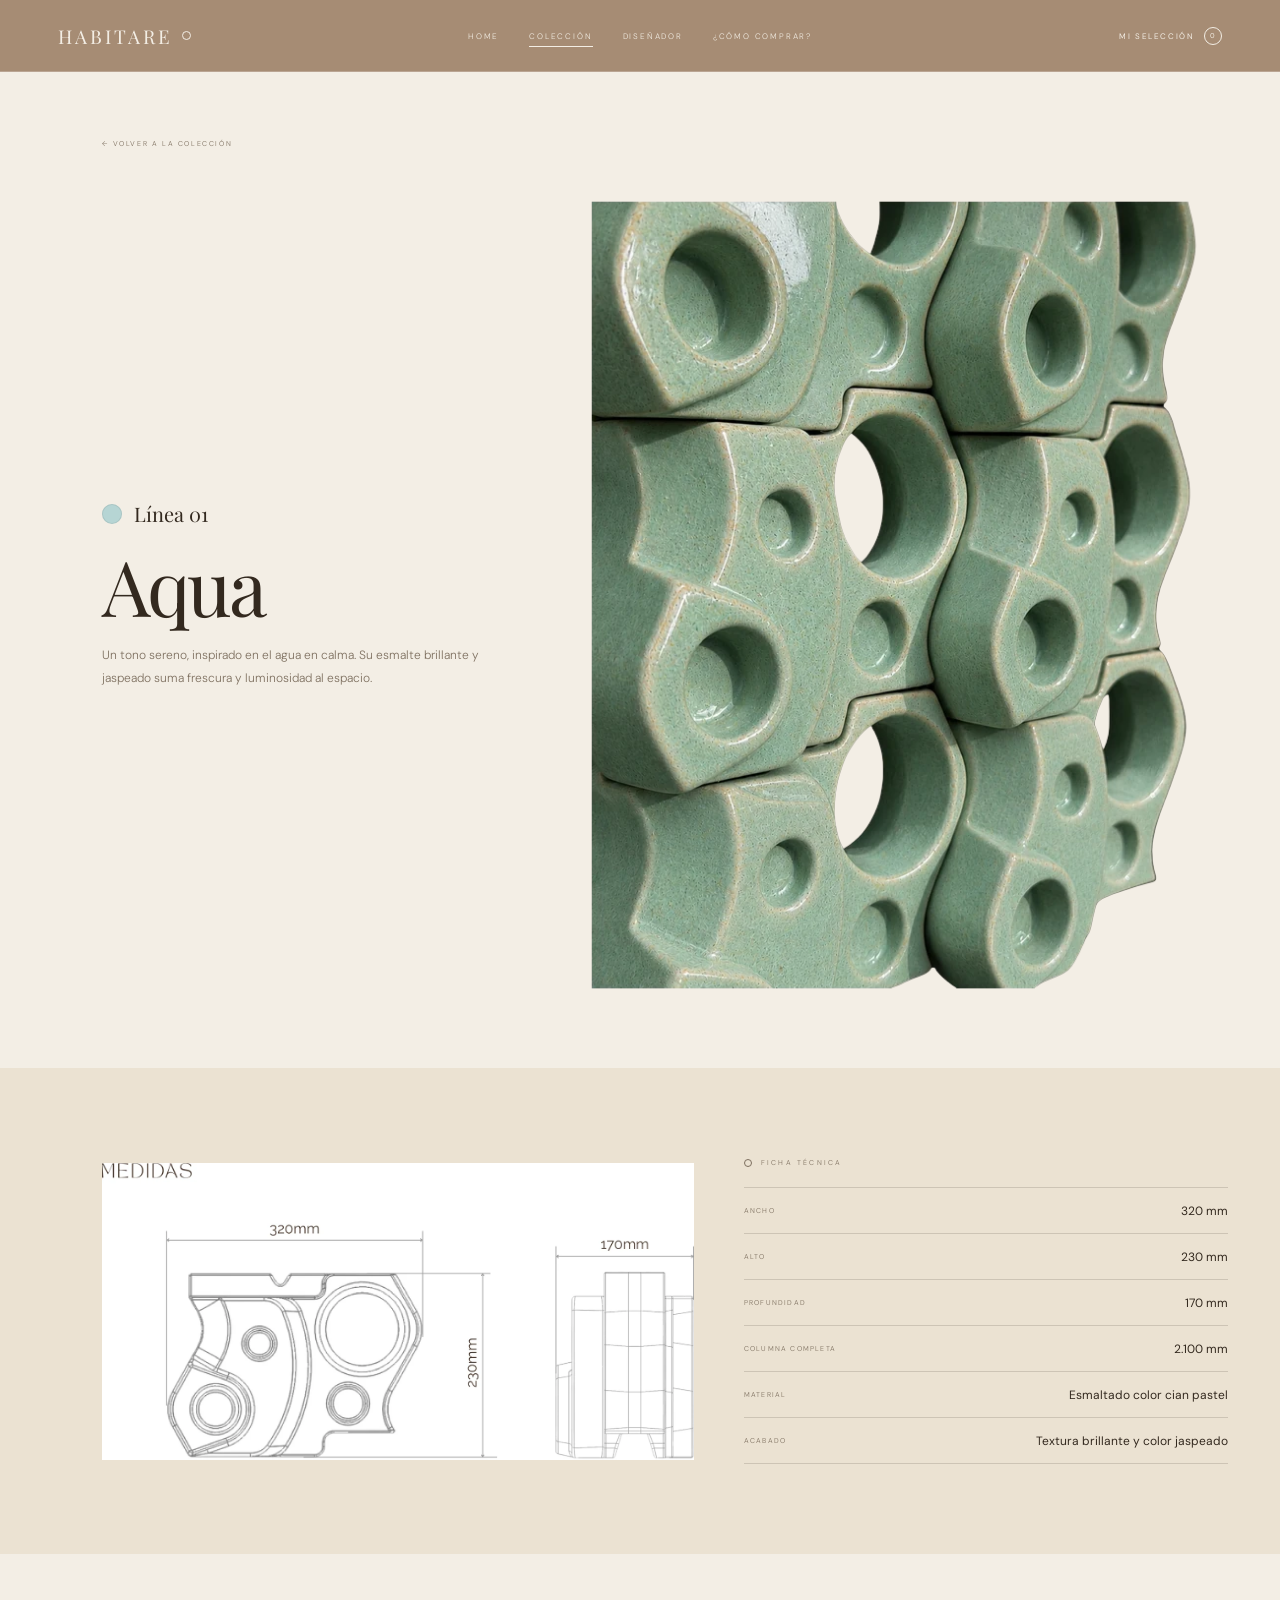
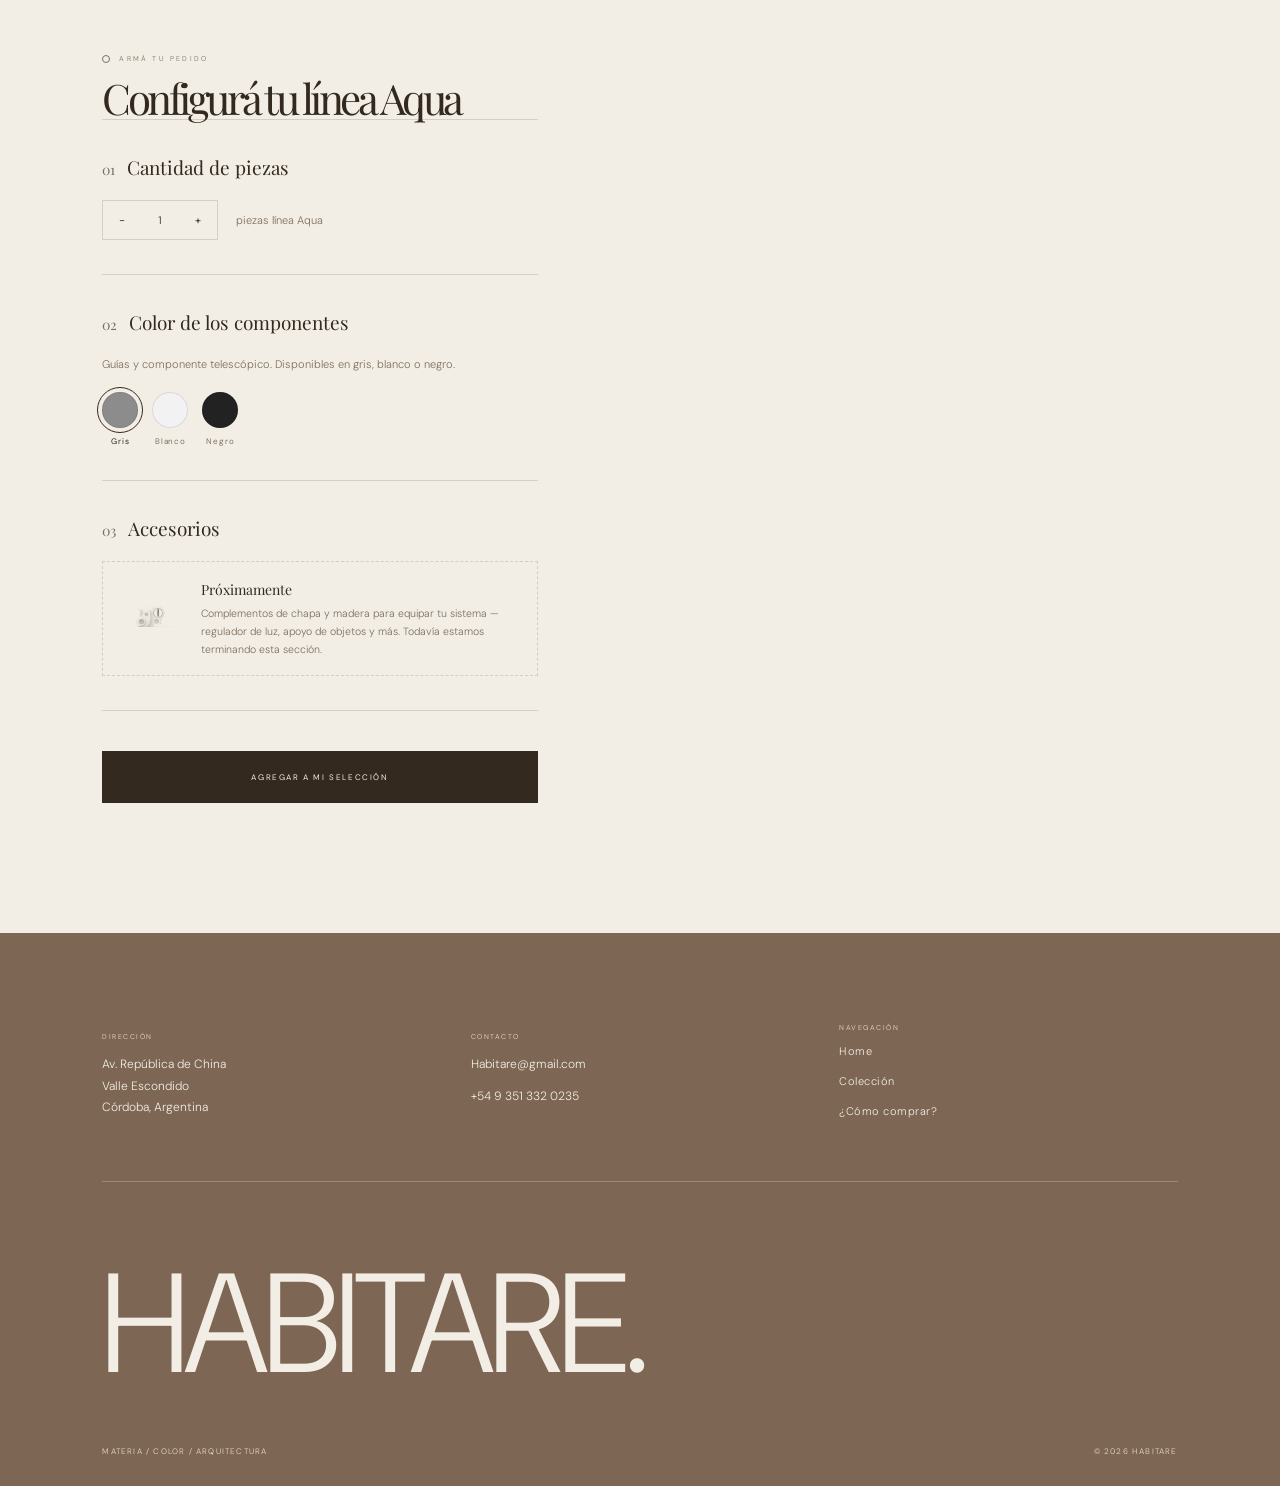
<file: docs/aqua.html>
<!DOCTYPE html>
<html lang="es">

<head>
    <meta charset="UTF-8">
    <meta name="viewport" content="width=device-width, initial-scale=1.0">
    <meta name="description" content="Línea Aqua de HABITARE: Un tono sereno, inspirado en el agua en calma.">

    <title>Aqua — Colección HABITARE</title>

    <link rel="preconnect" href="https://fonts.googleapis.com">
    <link rel="preconnect" href="https://fonts.gstatic.com" crossorigin>
    <link href="https://fonts.googleapis.com/css2?family=DM+Sans:wght@300;400;500&family=Playfair+Display:ital,wght@0,400;1,400&display=swap" rel="stylesheet">

    <link rel="stylesheet" href="style.css">
</head>

<body>

<header class="header">

    <a href="index.html" class="logo">
        <span class="logo-word">HABITARE</span>
        <span class="logo-ring"></span>
    </a>

    <nav>
        <a href="index.html">Home</a>
        <a href="coleccion.html" aria-current="page">Colección</a>
        <a href="disenador.html">Diseñador</a>
        <a href="como-comprar.html">¿Cómo comprar?</a>
    </nav>

    <div class="header-right">
        <button class="open-selection">
            Mi selección
            <span class="selection-number">0</span>
        </button>
        <button class="menu-toggle" aria-label="Abrir menú"><span></span></button>
    </div>

</header>

<nav class="mobile-nav">
    <a href="index.html">Home</a>
    <a href="coleccion.html">Colección</a>
    <a href="disenador.html">Diseñador</a>
    <a href="como-comprar.html">¿Cómo comprar?</a>
</nav>

<!-- SELECCIÓN -->
<div class="selection-backdrop"></div>

<aside class="selection-panel">
    <div class="selection-top">
        <div>
            <small>HABITARE</small>
            <h2>Mi selección</h2>
        </div>
        <button class="close-selection" aria-label="Cerrar">×</button>
    </div>

    <div class="selection-content"></div>

    <div class="selection-empty">
        <h3>Todavía no armaste tu selección</h3>
        <p>Elegí la cantidad y el color de componentes para sumar esta línea.</p>
    </div>

    <div class="selection-bottom">
        <div class="selection-count-line"></div>
        <p>Con tu selección armada, coordinamos cantidades, configuración y tiempos de producción a medida.</p>
        <a class="quote-btn whatsapp" target="_blank" rel="noopener">SOLICITAR POR WHATSAPP →</a>
        <a class="quote-btn email">ENVIAR POR EMAIL →</a>
    </div>
</aside>


<main>

<div style="padding:130px 8vw 0;">
    <a href="coleccion.html" class="back-link">← VOLVER A LA COLECCIÓN</a>
</div>

<!-- HERO DE LÍNEA -->
<section class="linea-hero" style="padding-top:30px;">

    <div class="linea-hero-copy">
        <div class="linea-swatch">
            <span class="linea-dot" style="--swatch:#b6d5d4"></span>
            <span class="linea-name">Línea 01</span>
        </div>
        <h1>Aqua</h1>
        <p>Un tono sereno, inspirado en el agua en calma. Su esmalte brillante y jaspeado suma frescura y luminosidad al espacio.</p>
    </div>

    <div class="linea-hero-visual">
        <img src="assets/images/textura-aqua.webp" alt="Textura del panel HABITARE en línea Aqua" loading="lazy">
    </div>

</section>


<!-- FICHA TÉCNICA -->
<section class="ficha-tecnica">

    <img src="assets/images/medidas.webp" alt="Plano técnico del módulo HABITARE con medidas" loading="lazy">

    <div>
        <span class="overline">FICHA TÉCNICA</span>
        <div class="ficha-lista" style="margin-top:20px;">
            <div><span>ANCHO</span><strong>320 mm</strong></div>
            <div><span>ALTO</span><strong>230 mm</strong></div>
            <div><span>PROFUNDIDAD</span><strong>170 mm</strong></div>
            <div><span>COLUMNA COMPLETA</span><strong>2.100 mm</strong></div>
            <div><span>MATERIAL</span><strong>Esmaltado color cian pastel</strong></div>
            <div><span>ACABADO</span><strong>Textura brillante y color jaspeado</strong></div>
        </div>
    </div>

</section>


<!-- CONFIGURADOR -->
<section class="configurador" data-linea="aqua">

    <span class="overline">ARMÁ TU PEDIDO</span>
    <h2 style="margin-top:16px;font-size:clamp(30px,3.4vw,42px);">Configurá tu línea Aqua</h2>

    <div class="config-step">
        <div class="config-step-label">
            <span class="config-step-number">01</span>
            <span class="config-step-title">Cantidad de piezas</span>
        </div>
        <div class="config-step-body">
            <div class="config-qty">
                <div class="linea-qty">
                    <button data-qty="minus" aria-label="Restar">−</button>
                    <span>1</span>
                    <button data-qty="plus" aria-label="Sumar">+</button>
                </div>
                <span style="font-size:11px;color:var(--muted);">piezas línea Aqua</span>
            </div>
        </div>
    </div>

    <div class="config-step">
        <div class="config-step-label">
            <span class="config-step-number">02</span>
            <span class="config-step-title">Color de los componentes</span>
        </div>
        <div class="config-step-body">
            <p style="font-size:11px;color:var(--muted);margin-bottom:18px;line-height:1.7;">
                Guías y componente telescópico. Disponibles en gris, blanco o negro.
            </p>
            <div class="color-options">
                <button class="color-option-btn active" data-color="gris">
                    <span class="color-option-swatch" style="--swatch:#8c8c8c;"></span>
                    Gris
                </button>
                <button class="color-option-btn" data-color="blanco">
                    <span class="color-option-swatch" style="--swatch:#f2f2f2;"></span>
                    Blanco
                </button>
                <button class="color-option-btn" data-color="negro">
                    <span class="color-option-swatch" style="--swatch:#222222;"></span>
                    Negro
                </button>
            </div>
        </div>
    </div>

    <div class="config-step">
        <div class="config-step-label">
            <span class="config-step-number">03</span>
            <span class="config-step-title">Accesorios</span>
        </div>
        <div class="config-step-body">
            <div class="proximamente-box">
                <img src="assets/images/pieza-con-accesorio.webp" alt="Adelanto de accesorio HABITARE" loading="lazy">
                <p>
                    <strong>Próximamente</strong>
                    Complementos de chapa y madera para equipar tu sistema — regulador de luz, apoyo de objetos y más. Todavía estamos terminando esta sección.
                </p>
            </div>
        </div>
    </div>

    <button class="config-add">Agregar a mi selección</button>

</section>


</main>


<!-- FOOTER -->
<footer class="site-footer">

    <div class="footer-top">

        <div class="footer-col">
            <span>DIRECCIÓN</span>
            <p>Av. República de China<br>Valle Escondido<br>Córdoba, Argentina</p>
        </div>

        <div class="footer-col">
            <span>CONTACTO</span>
            <a href="mailto:Habitare@gmail.com">Habitare@gmail.com</a>
            <a href="https://wa.me/5493513320235" target="_blank" rel="noopener">+54 9 351 332 0235</a>
        </div>

        <div class="footer-col footer-nav">
            <span>NAVEGACIÓN</span>
            <a href="index.html">Home</a>
            <a href="coleccion.html">Colección</a>
            <a href="como-comprar.html">¿Cómo comprar?</a>
        </div>

    </div>

    <div class="footer-word">HABITARE.</div>

    <div class="footer-bottom">
        <span>MATERIA / COLOR / ARQUITECTURA</span>
        <span>© 2026 HABITARE</span>
    </div>

</footer>

<script src="script.js"></script>

</body>
</html>
</file>
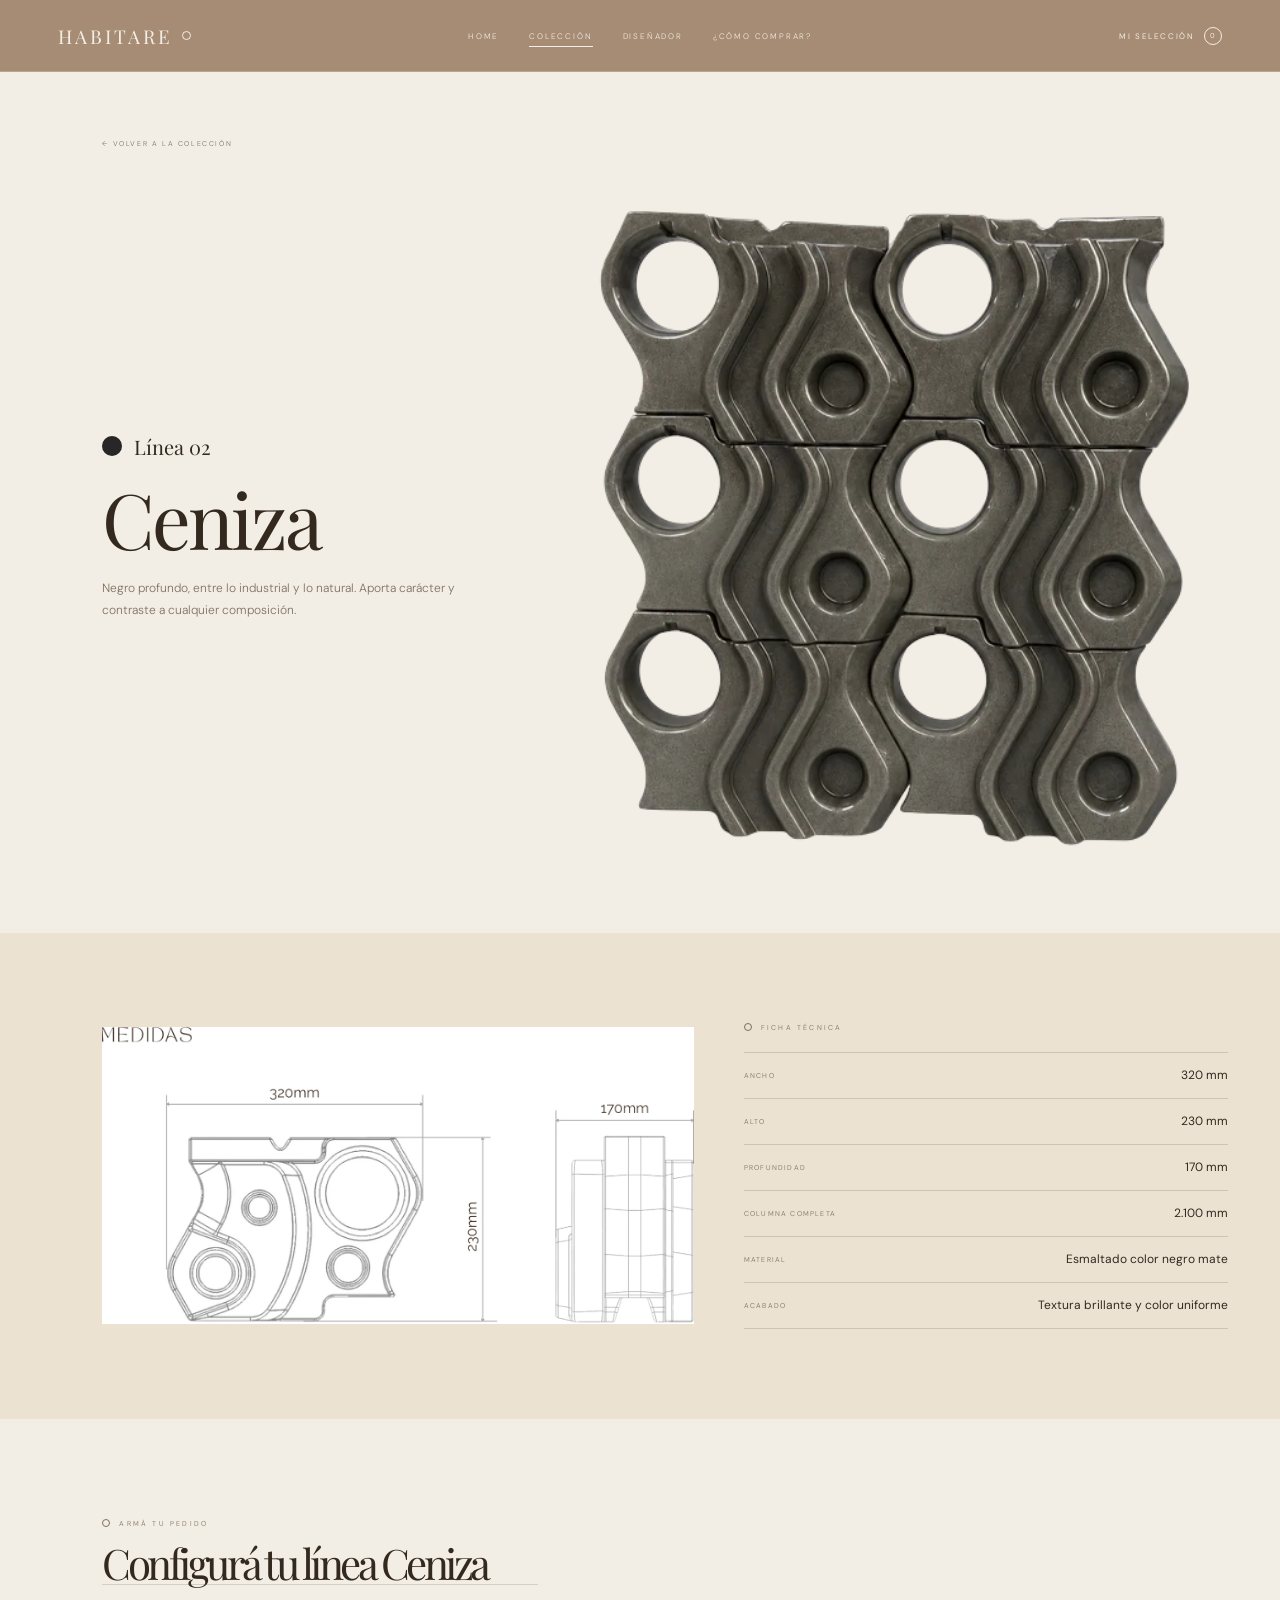
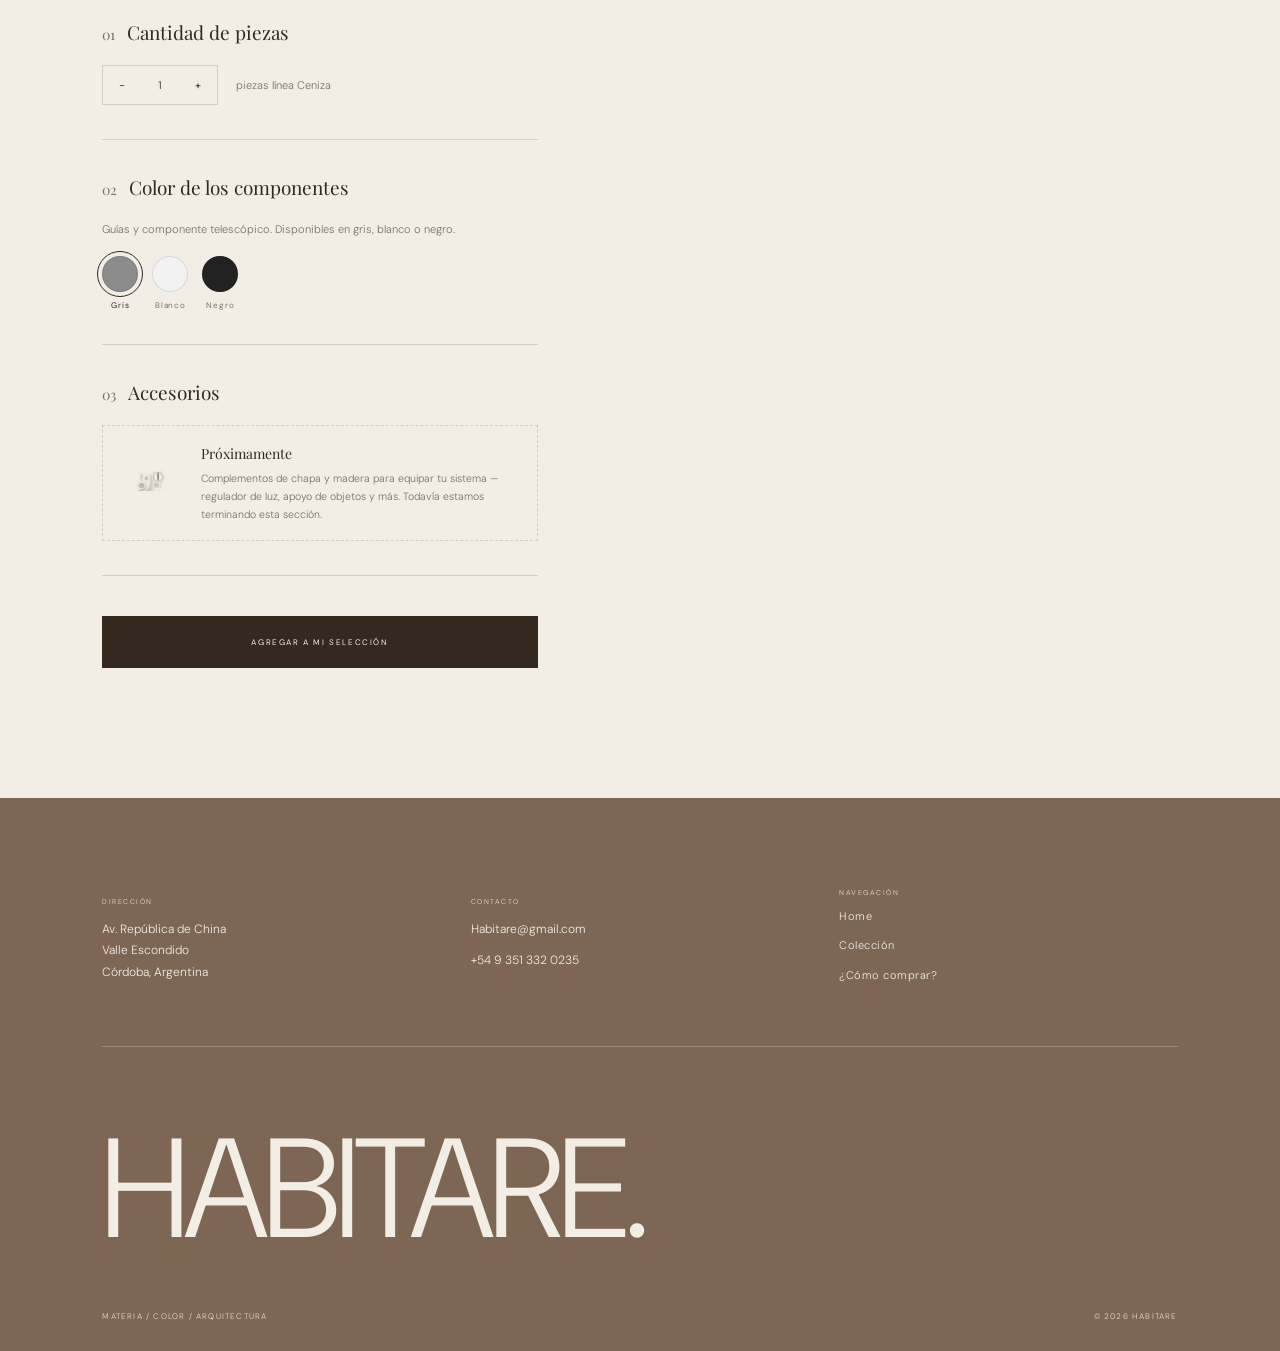
<file: docs/ceniza.html>
<!DOCTYPE html>
<html lang="es">

<head>
    <meta charset="UTF-8">
    <meta name="viewport" content="width=device-width, initial-scale=1.0">
    <meta name="description" content="Línea Ceniza de HABITARE: Negro profundo, entre lo industrial y lo natural.">

    <title>Ceniza — Colección HABITARE</title>

    <link rel="preconnect" href="https://fonts.googleapis.com">
    <link rel="preconnect" href="https://fonts.gstatic.com" crossorigin>
    <link href="https://fonts.googleapis.com/css2?family=DM+Sans:wght@300;400;500&family=Playfair+Display:ital,wght@0,400;1,400&display=swap" rel="stylesheet">

    <link rel="stylesheet" href="style.css">
</head>

<body>

<header class="header">

    <a href="index.html" class="logo">
        <span class="logo-word">HABITARE</span>
        <span class="logo-ring"></span>
    </a>

    <nav>
        <a href="index.html">Home</a>
        <a href="coleccion.html" aria-current="page">Colección</a>
        <a href="disenador.html">Diseñador</a>
        <a href="como-comprar.html">¿Cómo comprar?</a>
    </nav>

    <div class="header-right">
        <button class="open-selection">
            Mi selección
            <span class="selection-number">0</span>
        </button>
        <button class="menu-toggle" aria-label="Abrir menú"><span></span></button>
    </div>

</header>

<nav class="mobile-nav">
    <a href="index.html">Home</a>
    <a href="coleccion.html">Colección</a>
    <a href="disenador.html">Diseñador</a>
    <a href="como-comprar.html">¿Cómo comprar?</a>
</nav>

<!-- SELECCIÓN -->
<div class="selection-backdrop"></div>

<aside class="selection-panel">
    <div class="selection-top">
        <div>
            <small>HABITARE</small>
            <h2>Mi selección</h2>
        </div>
        <button class="close-selection" aria-label="Cerrar">×</button>
    </div>

    <div class="selection-content"></div>

    <div class="selection-empty">
        <h3>Todavía no armaste tu selección</h3>
        <p>Elegí la cantidad y el color de componentes para sumar esta línea.</p>
    </div>

    <div class="selection-bottom">
        <div class="selection-count-line"></div>
        <p>Con tu selección armada, coordinamos cantidades, configuración y tiempos de producción a medida.</p>
        <a class="quote-btn whatsapp" target="_blank" rel="noopener">SOLICITAR POR WHATSAPP →</a>
        <a class="quote-btn email">ENVIAR POR EMAIL →</a>
    </div>
</aside>


<main>

<div style="padding:130px 8vw 0;">
    <a href="coleccion.html" class="back-link">← VOLVER A LA COLECCIÓN</a>
</div>

<!-- HERO DE LÍNEA -->
<section class="linea-hero" style="padding-top:30px;">

    <div class="linea-hero-copy">
        <div class="linea-swatch">
            <span class="linea-dot" style="--swatch:#282627"></span>
            <span class="linea-name">Línea 02</span>
        </div>
        <h1>Ceniza</h1>
        <p>Negro profundo, entre lo industrial y lo natural. Aporta carácter y contraste a cualquier composición.</p>
    </div>

    <div class="linea-hero-visual">
        <img src="assets/images/textura-ceniza.webp" alt="Textura del panel HABITARE en línea Ceniza" loading="lazy">
    </div>

</section>


<!-- FICHA TÉCNICA -->
<section class="ficha-tecnica">

    <img src="assets/images/medidas.webp" alt="Plano técnico del módulo HABITARE con medidas" loading="lazy">

    <div>
        <span class="overline">FICHA TÉCNICA</span>
        <div class="ficha-lista" style="margin-top:20px;">
            <div><span>ANCHO</span><strong>320 mm</strong></div>
            <div><span>ALTO</span><strong>230 mm</strong></div>
            <div><span>PROFUNDIDAD</span><strong>170 mm</strong></div>
            <div><span>COLUMNA COMPLETA</span><strong>2.100 mm</strong></div>
            <div><span>MATERIAL</span><strong>Esmaltado color negro mate</strong></div>
            <div><span>ACABADO</span><strong>Textura brillante y color uniforme</strong></div>
        </div>
    </div>

</section>


<!-- CONFIGURADOR -->
<section class="configurador" data-linea="ceniza">

    <span class="overline">ARMÁ TU PEDIDO</span>
    <h2 style="margin-top:16px;font-size:clamp(30px,3.4vw,42px);">Configurá tu línea Ceniza</h2>

    <div class="config-step">
        <div class="config-step-label">
            <span class="config-step-number">01</span>
            <span class="config-step-title">Cantidad de piezas</span>
        </div>
        <div class="config-step-body">
            <div class="config-qty">
                <div class="linea-qty">
                    <button data-qty="minus" aria-label="Restar">−</button>
                    <span>1</span>
                    <button data-qty="plus" aria-label="Sumar">+</button>
                </div>
                <span style="font-size:11px;color:var(--muted);">piezas línea Ceniza</span>
            </div>
        </div>
    </div>

    <div class="config-step">
        <div class="config-step-label">
            <span class="config-step-number">02</span>
            <span class="config-step-title">Color de los componentes</span>
        </div>
        <div class="config-step-body">
            <p style="font-size:11px;color:var(--muted);margin-bottom:18px;line-height:1.7;">
                Guías y componente telescópico. Disponibles en gris, blanco o negro.
            </p>
            <div class="color-options">
                <button class="color-option-btn active" data-color="gris">
                    <span class="color-option-swatch" style="--swatch:#8c8c8c;"></span>
                    Gris
                </button>
                <button class="color-option-btn" data-color="blanco">
                    <span class="color-option-swatch" style="--swatch:#f2f2f2;"></span>
                    Blanco
                </button>
                <button class="color-option-btn" data-color="negro">
                    <span class="color-option-swatch" style="--swatch:#222222;"></span>
                    Negro
                </button>
            </div>
        </div>
    </div>

    <div class="config-step">
        <div class="config-step-label">
            <span class="config-step-number">03</span>
            <span class="config-step-title">Accesorios</span>
        </div>
        <div class="config-step-body">
            <div class="proximamente-box">
                <img src="assets/images/pieza-con-accesorio.webp" alt="Adelanto de accesorio HABITARE" loading="lazy">
                <p>
                    <strong>Próximamente</strong>
                    Complementos de chapa y madera para equipar tu sistema — regulador de luz, apoyo de objetos y más. Todavía estamos terminando esta sección.
                </p>
            </div>
        </div>
    </div>

    <button class="config-add">Agregar a mi selección</button>

</section>


</main>


<!-- FOOTER -->
<footer class="site-footer">

    <div class="footer-top">

        <div class="footer-col">
            <span>DIRECCIÓN</span>
            <p>Av. República de China<br>Valle Escondido<br>Córdoba, Argentina</p>
        </div>

        <div class="footer-col">
            <span>CONTACTO</span>
            <a href="mailto:Habitare@gmail.com">Habitare@gmail.com</a>
            <a href="https://wa.me/5493513320235" target="_blank" rel="noopener">+54 9 351 332 0235</a>
        </div>

        <div class="footer-col footer-nav">
            <span>NAVEGACIÓN</span>
            <a href="index.html">Home</a>
            <a href="coleccion.html">Colección</a>
            <a href="como-comprar.html">¿Cómo comprar?</a>
        </div>

    </div>

    <div class="footer-word">HABITARE.</div>

    <div class="footer-bottom">
        <span>MATERIA / COLOR / ARQUITECTURA</span>
        <span>© 2026 HABITARE</span>
    </div>

</footer>

<script src="script.js"></script>

</body>
</html>
</file>
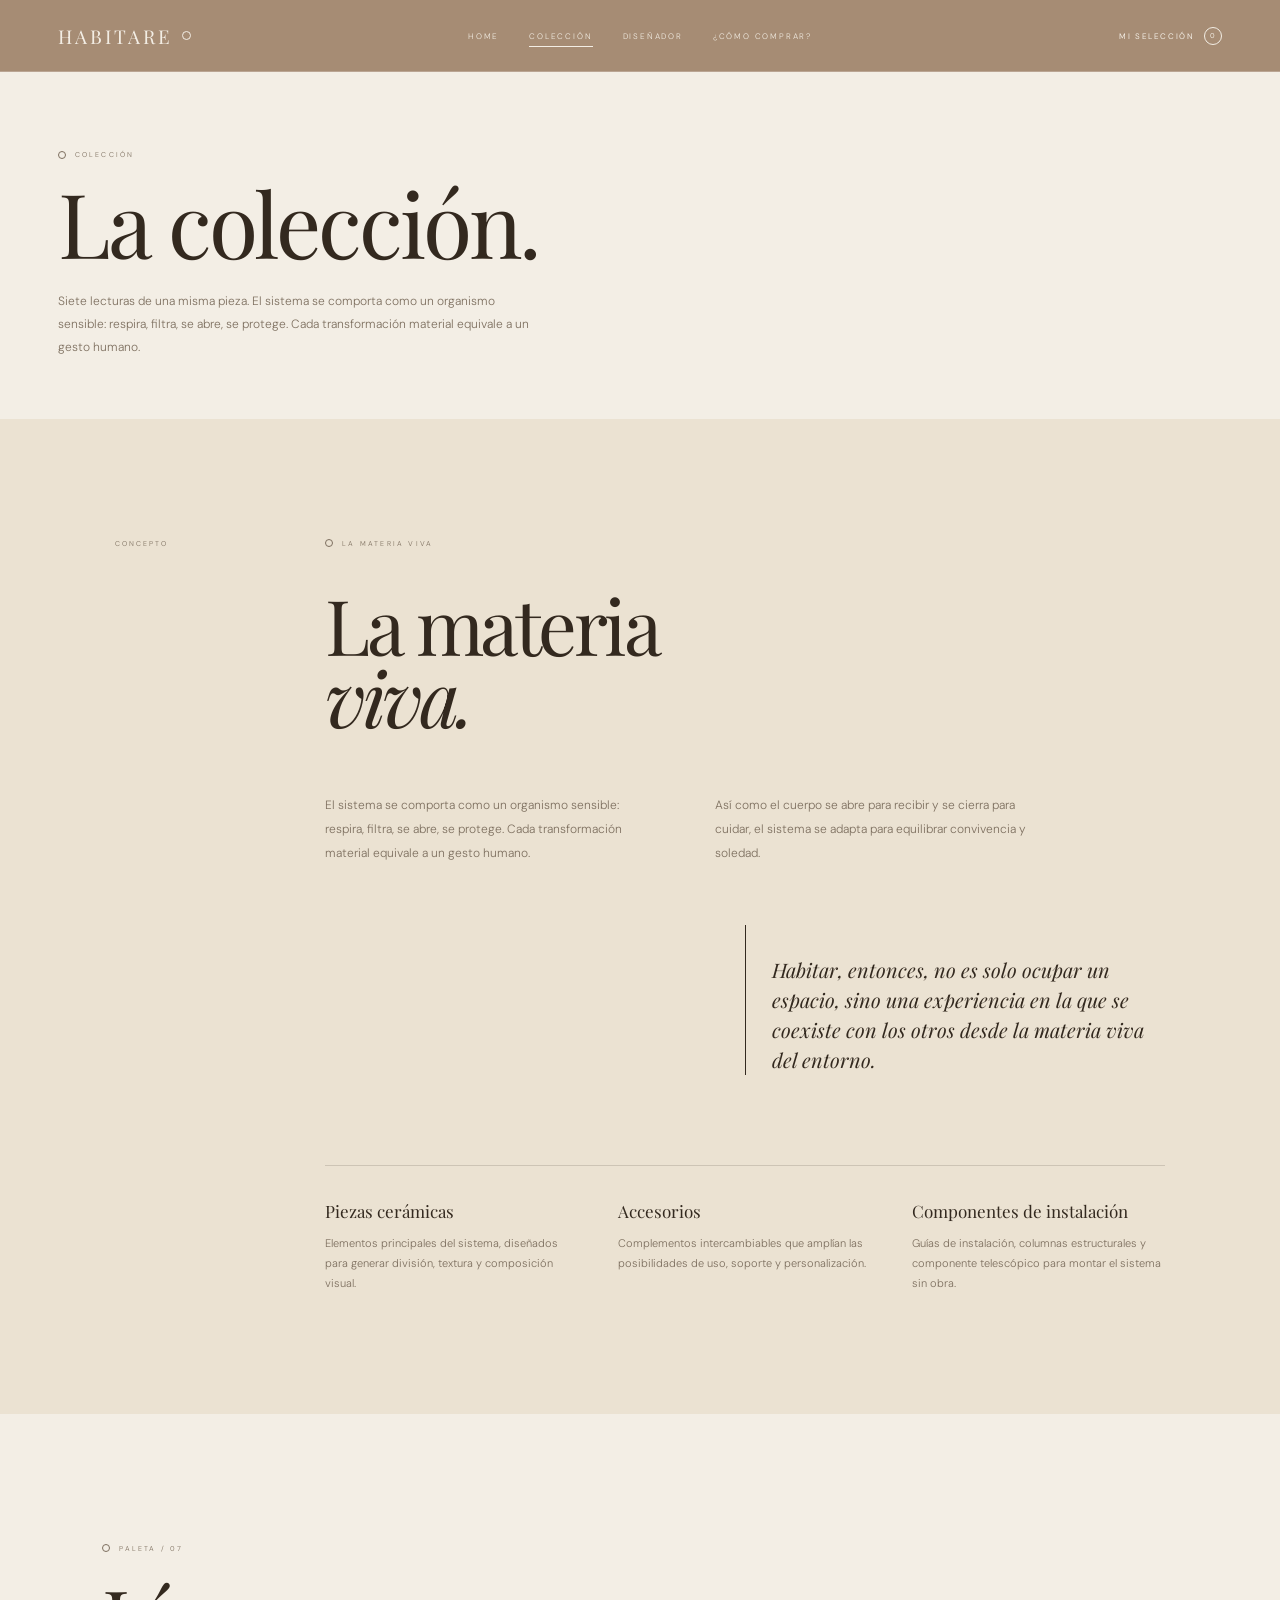
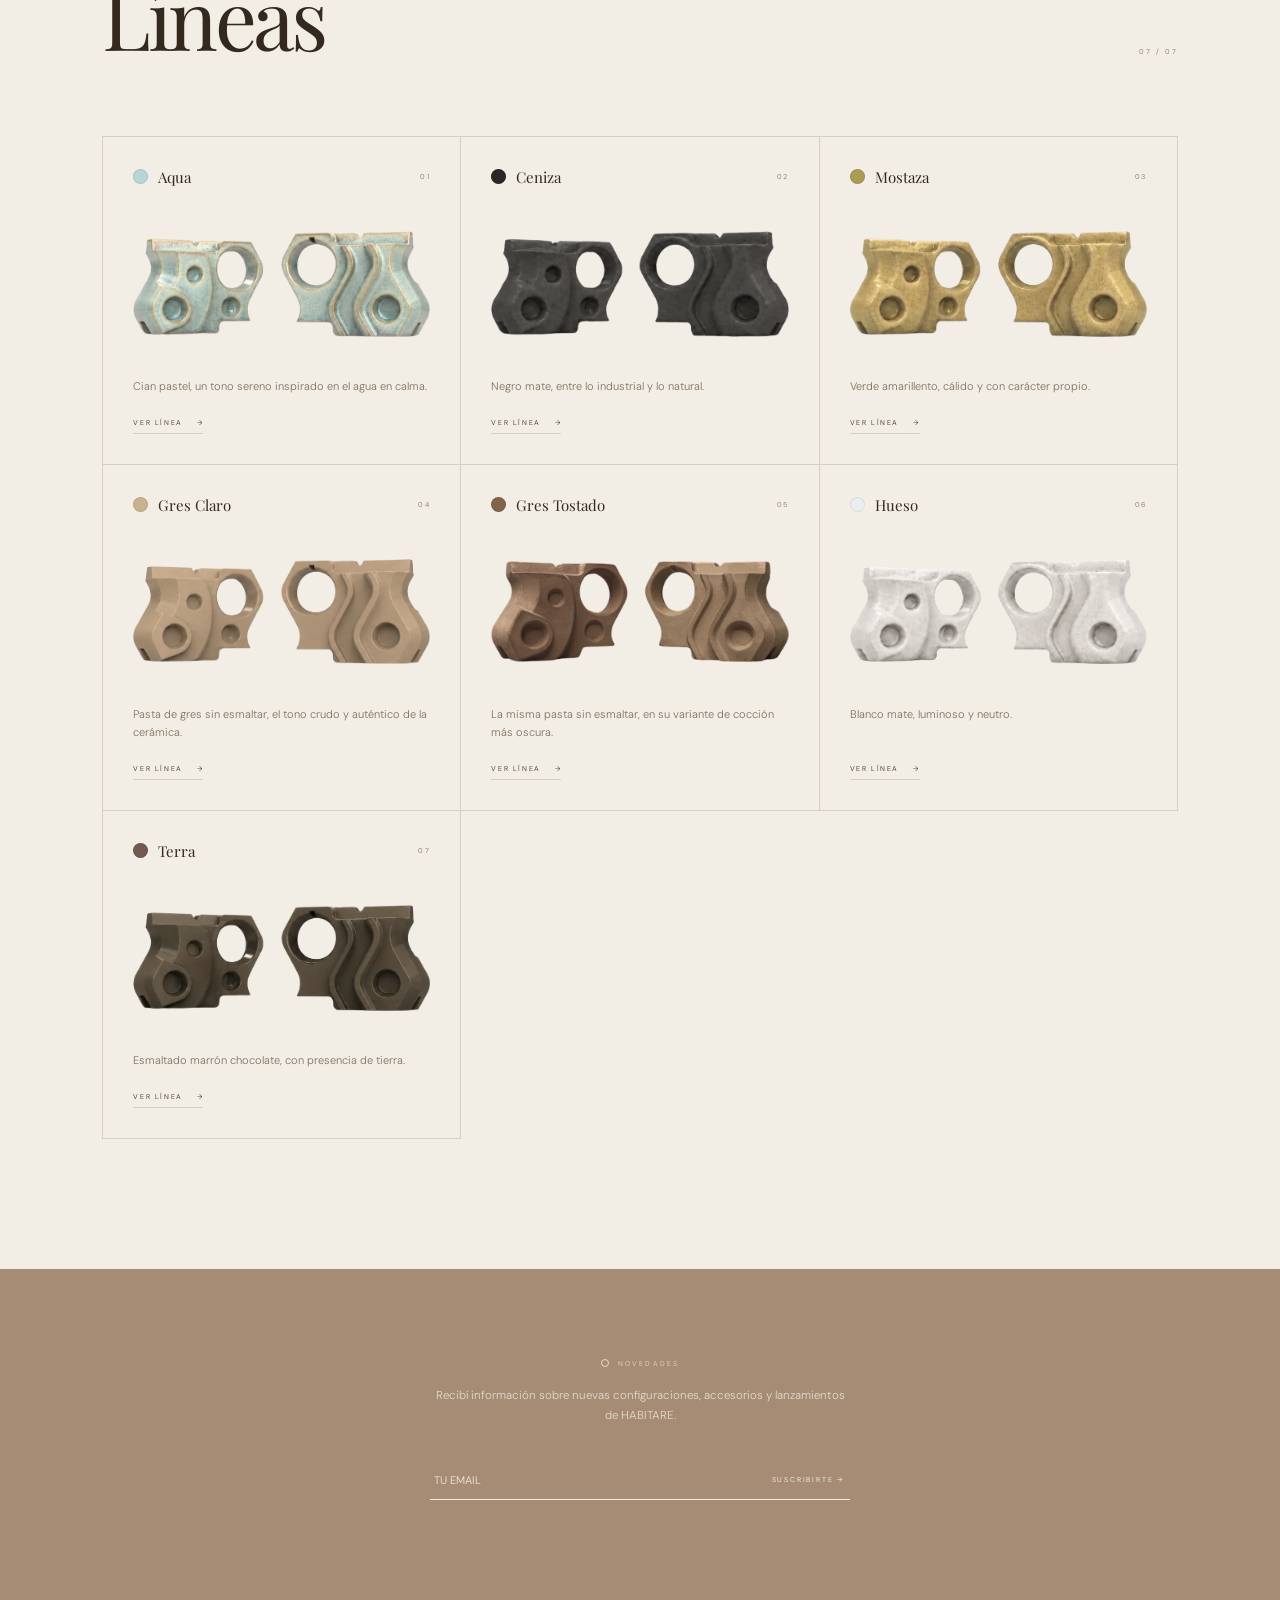
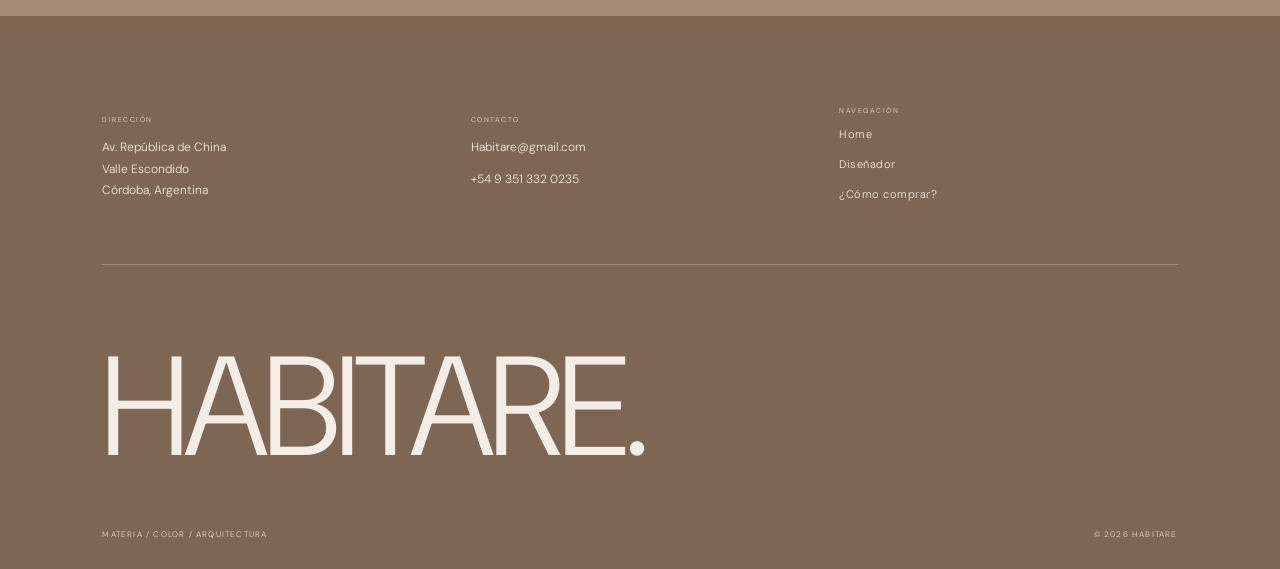
<file: docs/coleccion.html>
<!DOCTYPE html>
<html lang="es">

<head>
    <meta charset="UTF-8">
    <meta name="viewport" content="width=device-width, initial-scale=1.0">
    <meta name="description" content="Conocé las líneas de color de HABITARE: Aqua, Ceniza, Mostaza, Gres Claro, Gres Tostado, Hueso y Terra. Armá tu selección y pedí tu cotización.">

    <title>Colección — HABITARE</title>

    <link rel="preconnect" href="https://fonts.googleapis.com">
    <link rel="preconnect" href="https://fonts.gstatic.com" crossorigin>
    <link href="https://fonts.googleapis.com/css2?family=DM+Sans:wght@300;400;500&family=Playfair+Display:ital,wght@0,400;1,400&display=swap" rel="stylesheet">

    <link rel="stylesheet" href="style.css">
</head>

<body>

<header class="header">

    <a href="index.html" class="logo">
        <span class="logo-word">HABITARE</span>
        <span class="logo-ring"></span>
    </a>

    <nav>
        <a href="index.html">Home</a>
        <a href="coleccion.html" aria-current="page">Colección</a>
        <a href="disenador.html">Diseñador</a>
        <a href="como-comprar.html">¿Cómo comprar?</a>
    </nav>

    <div class="header-right">
        <button class="open-selection">
            Mi selección
            <span class="selection-number">0</span>
        </button>
        <button class="menu-toggle" aria-label="Abrir menú"><span></span></button>
    </div>

</header>

<nav class="mobile-nav">
    <a href="index.html">Home</a>
    <a href="coleccion.html">Colección</a>
    <a href="disenador.html">Diseñador</a>
    <a href="como-comprar.html">¿Cómo comprar?</a>
</nav>

<!-- SELECCIÓN -->
<div class="selection-backdrop"></div>

<aside class="selection-panel">
    <div class="selection-top">
        <div>
            <small>HABITARE</small>
            <h2>Mi selección</h2>
        </div>
        <button class="close-selection" aria-label="Cerrar">×</button>
    </div>

    <div class="selection-content"></div>

    <div class="selection-empty">
        <h3>Todavía no armaste tu selección</h3>
        <p>Elegí una línea y sumá piezas para empezar a armar tu proyecto.</p>
    </div>

    <div class="selection-bottom">
        <div class="selection-count-line"></div>
        <p>Con tu selección armada, coordinamos cantidades, configuración y tiempos de producción a medida.</p>
        <a class="quote-btn whatsapp" target="_blank" rel="noopener">SOLICITAR POR WHATSAPP →</a>
        <a class="quote-btn email">ENVIAR POR EMAIL →</a>
    </div>
</aside>


<main>

<!-- HERO -->
<section class="page-hero">
    <span class="overline">COLECCIÓN</span>
    <h1>La colección.</h1>
    <p>
        Siete lecturas de una misma pieza. El sistema se comporta como un
        organismo sensible: respira, filtra, se abre, se protege. Cada
        transformación material equivale a un gesto humano.
    </p>
</section>


<!-- CONCEPTO -->
<section class="manifesto" id="materia-viva">

    <div class="side-label">CONCEPTO</div>

    <div class="manifesto-inner">

        <span class="overline">LA MATERIA VIVA</span>

        <h2>
            La materia<br>
            <i>viva.</i>
        </h2>

        <div class="manifesto-text">
            <p>
                El sistema se comporta como un organismo sensible: respira,
                filtra, se abre, se protege. Cada transformación material
                equivale a un gesto humano.
            </p>
            <p>
                Así como el cuerpo se abre para recibir y se cierra para cuidar,
                el sistema se adapta para equilibrar convivencia y soledad.
            </p>
        </div>

        <div class="pull-quote">
            <p>
                Habitar, entonces, no es solo ocupar un espacio, sino una
                experiencia en la que se coexiste con los otros desde la
                materia viva del entorno.
            </p>
        </div>

        <div class="definiciones">

            <div class="definicion">
                <h4>Piezas cerámicas</h4>
                <p>Elementos principales del sistema, diseñados para generar división, textura y composición visual.</p>
            </div>

            <div class="definicion">
                <h4>Accesorios</h4>
                <p>Complementos intercambiables que amplían las posibilidades de uso, soporte y personalización.</p>
            </div>

            <div class="definicion">
                <h4>Componentes de instalación</h4>
                <p>Guías de instalación, columnas estructurales y componente telescópico para montar el sistema sin obra.</p>
            </div>

        </div>

    </div>

</section>


<!-- LÍNEAS -->
<section class="lineas" id="lineas">

    <div class="section-heading">
        <div>
            <span class="overline">PALETA / 07</span>
            <h2>Líneas</h2>
        </div>
        <span class="section-index">07 / 07</span>
    </div>

    <div class="lineas-grid">

        <a class="linea-card" href="aqua.html">
            <div class="linea-top">
                <div class="linea-swatch">
                    <span class="linea-dot" style="--swatch:#b6d5d4"></span>
                    <span class="linea-name">Aqua</span>
                </div>
                <span class="linea-index">01</span>
            </div>
            <div class="linea-figure">
                <img src="assets/images/pieza-aqua.webp" alt="Pieza HABITARE línea Aqua" loading="lazy">
            </div>
            <p class="linea-tagline">Cian pastel, un tono sereno inspirado en el agua en calma.</p>
            <span class="linea-cta">VER LÍNEA<span>→</span></span>
        </a>

        <a class="linea-card" href="ceniza.html">
            <div class="linea-top">
                <div class="linea-swatch">
                    <span class="linea-dot" style="--swatch:#282627"></span>
                    <span class="linea-name">Ceniza</span>
                </div>
                <span class="linea-index">02</span>
            </div>
            <div class="linea-figure">
                <img src="assets/images/pieza-ceniza.webp" alt="Pieza HABITARE línea Ceniza" loading="lazy">
            </div>
            <p class="linea-tagline">Negro mate, entre lo industrial y lo natural.</p>
            <span class="linea-cta">VER LÍNEA<span>→</span></span>
        </a>

        <a class="linea-card" href="mostaza.html">
            <div class="linea-top">
                <div class="linea-swatch">
                    <span class="linea-dot" style="--swatch:#aa9c54"></span>
                    <span class="linea-name">Mostaza</span>
                </div>
                <span class="linea-index">03</span>
            </div>
            <div class="linea-figure">
                <img src="assets/images/pieza-mostaza.webp" alt="Pieza HABITARE línea Mostaza" loading="lazy">
            </div>
            <p class="linea-tagline">Verde amarillento, cálido y con carácter propio.</p>
            <span class="linea-cta">VER LÍNEA<span>→</span></span>
        </a>

        <a class="linea-card" href="gres.html">
            <div class="linea-top">
                <div class="linea-swatch">
                    <span class="linea-dot" style="--swatch:#c9b190"></span>
                    <span class="linea-name">Gres Claro</span>
                </div>
                <span class="linea-index">04</span>
            </div>
            <div class="linea-figure">
                <img src="assets/images/pieza-gres.webp" alt="Pieza HABITARE línea Gres Claro" loading="lazy">
            </div>
            <p class="linea-tagline">Pasta de gres sin esmaltar, el tono crudo y auténtico de la cerámica.</p>
            <span class="linea-cta">VER LÍNEA<span>→</span></span>
        </a>

        <a class="linea-card" href="gres-tostado.html">
            <div class="linea-top">
                <div class="linea-swatch">
                    <span class="linea-dot" style="--swatch:#81644a"></span>
                    <span class="linea-name">Gres Tostado</span>
                </div>
                <span class="linea-index">05</span>
            </div>
            <div class="linea-figure">
                <img src="assets/images/pieza-gres-tostado.webp" alt="Pieza HABITARE línea Gres Tostado" loading="lazy">
            </div>
            <p class="linea-tagline">La misma pasta sin esmaltar, en su variante de cocción más oscura.</p>
            <span class="linea-cta">VER LÍNEA<span>→</span></span>
        </a>

        <a class="linea-card" href="hueso.html">
            <div class="linea-top">
                <div class="linea-swatch">
                    <span class="linea-dot" style="--swatch:#eceeed"></span>
                    <span class="linea-name">Hueso</span>
                </div>
                <span class="linea-index">06</span>
            </div>
            <div class="linea-figure">
                <img src="assets/images/pieza-hueso.webp" alt="Pieza HABITARE línea Hueso" loading="lazy">
            </div>
            <p class="linea-tagline">Blanco mate, luminoso y neutro.</p>
            <span class="linea-cta">VER LÍNEA<span>→</span></span>
        </a>

        <a class="linea-card" href="terra.html">
            <div class="linea-top">
                <div class="linea-swatch">
                    <span class="linea-dot" style="--swatch:#705a4f"></span>
                    <span class="linea-name">Terra</span>
                </div>
                <span class="linea-index">07</span>
            </div>
            <div class="linea-figure">
                <img src="assets/images/pieza-terra.webp" alt="Pieza HABITARE línea Terra" loading="lazy">
            </div>
            <p class="linea-tagline">Esmaltado marrón chocolate, con presencia de tierra.</p>
            <span class="linea-cta">VER LÍNEA<span>→</span></span>
        </a>

    </div>

</section>


<!-- NEWSLETTER -->
<section class="newsletter">

    <span class="overline on-taupe">NOVEDADES</span>

    <p>Recibí información sobre nuevas configuraciones, accesorios y lanzamientos de HABITARE.</p>

    <form class="newsletter-form">
        <input type="email" placeholder="TU EMAIL" required>
        <button type="submit">SUSCRIBIRTE →</button>
    </form>

    <span class="newsletter-note"></span>

</section>

</main>


<!-- FOOTER -->
<footer class="site-footer">

    <div class="footer-top">

        <div class="footer-col">
            <span>DIRECCIÓN</span>
            <p>Av. República de China<br>Valle Escondido<br>Córdoba, Argentina</p>
        </div>

        <div class="footer-col">
            <span>CONTACTO</span>
            <a href="mailto:Habitare@gmail.com">Habitare@gmail.com</a>
            <a href="https://wa.me/5493513320235" target="_blank" rel="noopener">+54 9 351 332 0235</a>
        </div>

        <div class="footer-col footer-nav">
            <span>NAVEGACIÓN</span>
            <a href="index.html">Home</a>
            <a href="disenador.html">Diseñador</a>
            <a href="como-comprar.html">¿Cómo comprar?</a>
        </div>

    </div>

    <div class="footer-word">HABITARE.</div>

    <div class="footer-bottom">
        <span>MATERIA / COLOR / ARQUITECTURA</span>
        <span>© 2026 HABITARE</span>
    </div>

</footer>

<script src="script.js"></script>

</body>
</html>
</file>
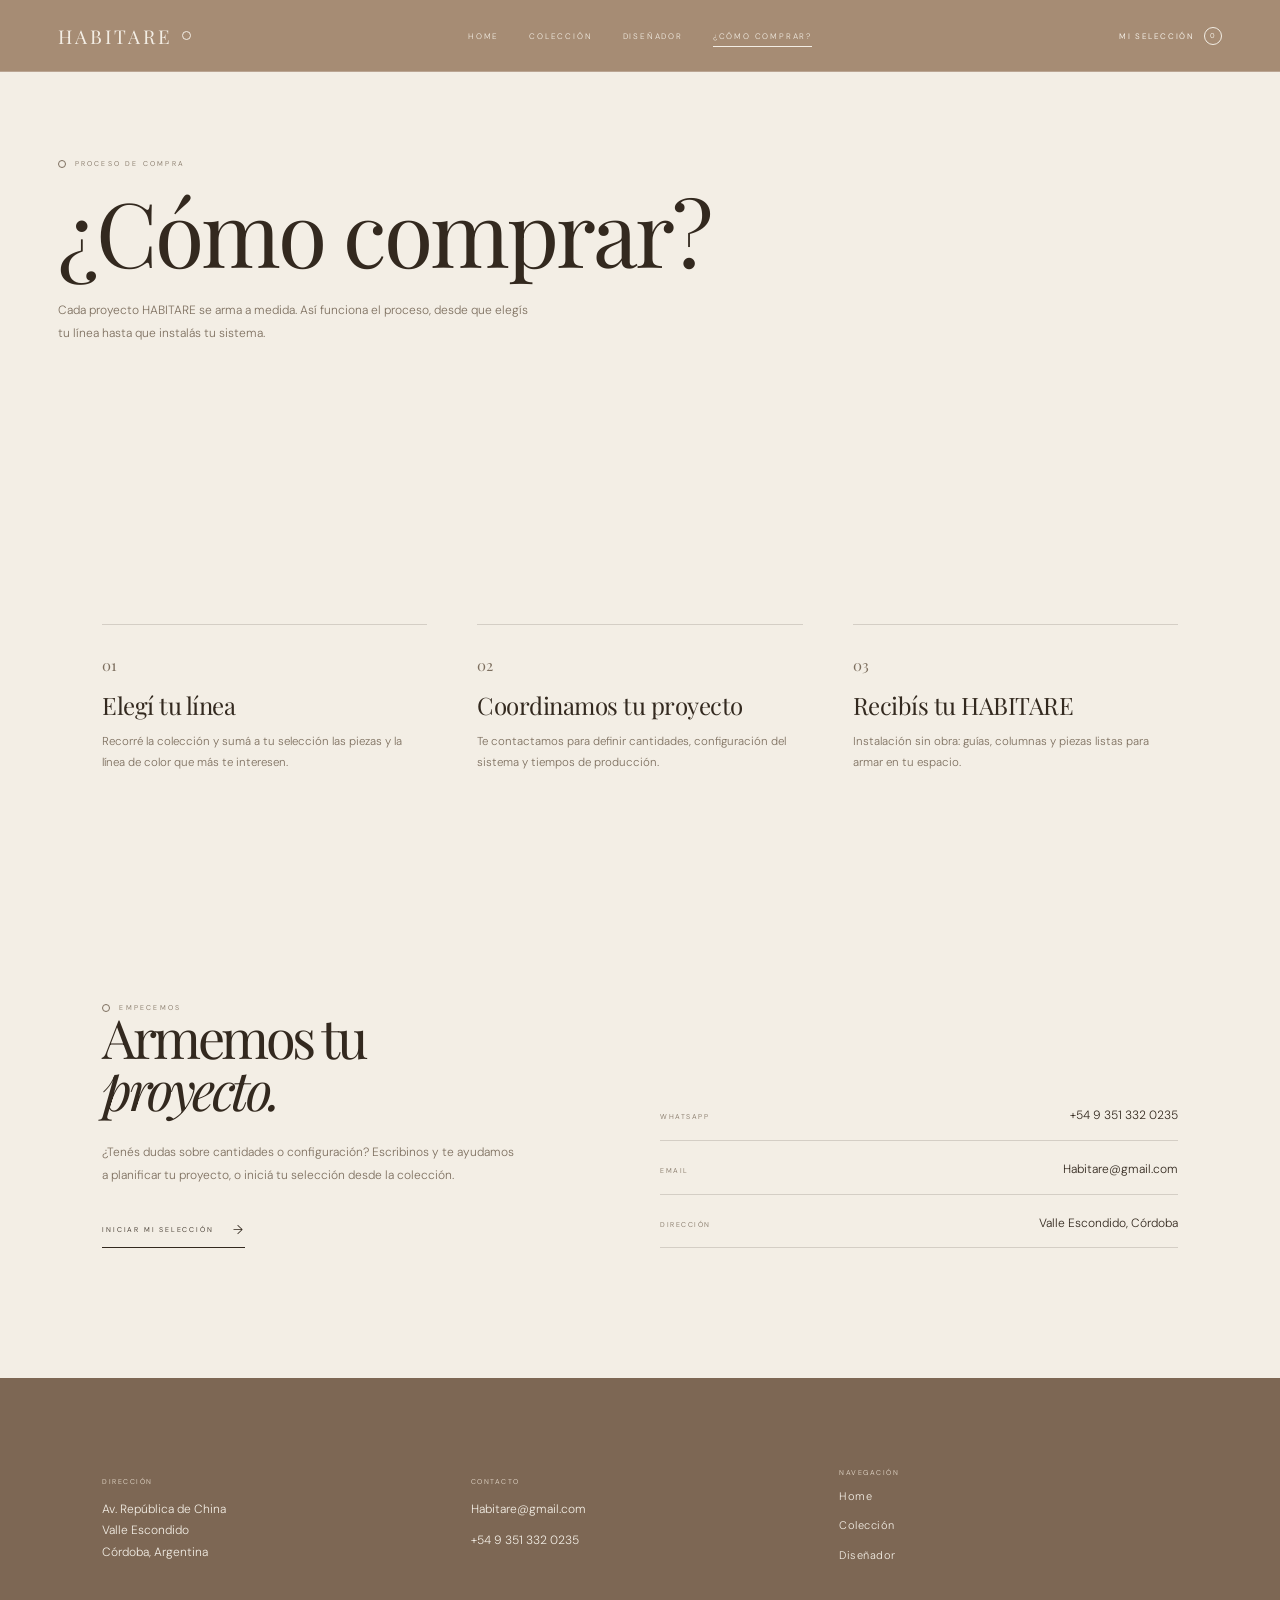
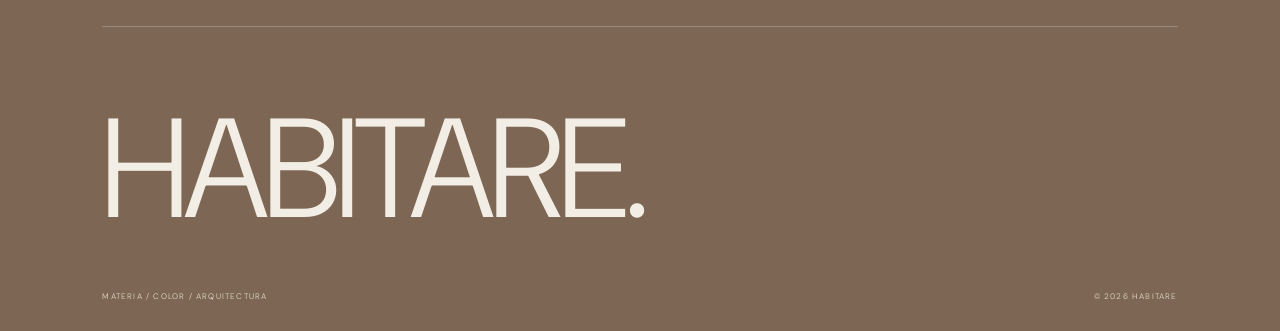
<file: docs/como-comprar.html>
<!DOCTYPE html>
<html lang="es">

<head>
    <meta charset="UTF-8">
    <meta name="viewport" content="width=device-width, initial-scale=1.0">
    <meta name="description" content="Así funciona el proceso de compra de HABITARE: elegí tu línea, coordinamos tu proyecto y recibís tu sistema listo para instalar.">

    <title>¿Cómo comprar? — HABITARE</title>

    <link rel="preconnect" href="https://fonts.googleapis.com">
    <link rel="preconnect" href="https://fonts.gstatic.com" crossorigin>
    <link href="https://fonts.googleapis.com/css2?family=DM+Sans:wght@300;400;500&family=Playfair+Display:ital,wght@0,400;1,400&display=swap" rel="stylesheet">

    <link rel="stylesheet" href="style.css">
</head>

<body>

<header class="header">

    <a href="index.html" class="logo">
        <span class="logo-word">HABITARE</span>
        <span class="logo-ring"></span>
    </a>

    <nav>
        <a href="index.html">Home</a>
        <a href="coleccion.html">Colección</a>
        <a href="disenador.html">Diseñador</a>
        <a href="como-comprar.html" aria-current="page">¿Cómo comprar?</a>
    </nav>

    <div class="header-right">
        <button class="open-selection">
            Mi selección
            <span class="selection-number">0</span>
        </button>
        <button class="menu-toggle" aria-label="Abrir menú"><span></span></button>
    </div>

</header>

<nav class="mobile-nav">
    <a href="index.html">Home</a>
    <a href="coleccion.html">Colección</a>
    <a href="disenador.html">Diseñador</a>
    <a href="como-comprar.html">¿Cómo comprar?</a>
</nav>

<!-- SELECCIÓN -->
<div class="selection-backdrop"></div>

<aside class="selection-panel">
    <div class="selection-top">
        <div>
            <small>HABITARE</small>
            <h2>Mi selección</h2>
        </div>
        <button class="close-selection" aria-label="Cerrar">×</button>
    </div>

    <div class="selection-content"></div>

    <div class="selection-empty">
        <h3>Todavía no armaste tu selección</h3>
        <p>Recorré la colección y sumá las piezas que más te gusten.</p>
    </div>

    <div class="selection-bottom">
        <div class="selection-count-line"></div>
        <p>Con tu selección armada, coordinamos cantidades, configuración y tiempos de producción a medida.</p>
        <a class="quote-btn whatsapp" target="_blank" rel="noopener">SOLICITAR POR WHATSAPP →</a>
        <a class="quote-btn email">ENVIAR POR EMAIL →</a>
    </div>
</aside>


<main>

<!-- HERO -->
<section class="page-hero">
    <span class="overline">PROCESO DE COMPRA</span>
    <h1>¿Cómo comprar?</h1>
    <p>
        Cada proyecto HABITARE se arma a medida. Así funciona el proceso,
        desde que elegís tu línea hasta que instalás tu sistema.
    </p>
</section>


<!-- PASOS -->
<section class="proceso">

    <div class="steps">

        <div class="step">
            <span class="step-number">01</span>
            <h3>Elegí tu línea</h3>
            <p>Recorré la colección y sumá a tu selección las piezas y la línea de color que más te interesen.</p>
        </div>

        <div class="step">
            <span class="step-number">02</span>
            <h3>Coordinamos tu proyecto</h3>
            <p>Te contactamos para definir cantidades, configuración del sistema y tiempos de producción.</p>
        </div>

        <div class="step">
            <span class="step-number">03</span>
            <h3>Recibís tu HABITARE</h3>
            <p>Instalación sin obra: guías, columnas y piezas listas para armar en tu espacio.</p>
        </div>

    </div>

</section>


<!-- CONTACTO -->
<section class="contact-block" id="contacto">

    <div>
        <span class="overline">EMPECEMOS</span>
        <h2>Armemos tu<br><i>proyecto.</i></h2>
        <p style="margin-top:26px;font-size:12px;line-height:1.9;color:var(--muted);max-width:420px;">
            ¿Tenés dudas sobre cantidades o configuración? Escribinos y te
            ayudamos a planificar tu proyecto, o iniciá tu selección desde la
            colección.
        </p>
        <div class="hero-ctas" style="margin-top:34px;">
            <a href="coleccion.html" class="btn-line">
                INICIAR MI SELECCIÓN
                <span>→</span>
            </a>
        </div>
    </div>

    <div class="contact-methods">
        <div class="contact-method">
            <span>WHATSAPP</span>
            <a href="https://wa.me/5493513320235" target="_blank" rel="noopener">+54 9 351 332 0235</a>
        </div>
        <div class="contact-method">
            <span>EMAIL</span>
            <a href="mailto:Habitare@gmail.com">Habitare@gmail.com</a>
        </div>
        <div class="contact-method">
            <span>DIRECCIÓN</span>
            <span>Valle Escondido, Córdoba</span>
        </div>
    </div>

</section>

</main>


<!-- FOOTER -->
<footer class="site-footer">

    <div class="footer-top">

        <div class="footer-col">
            <span>DIRECCIÓN</span>
            <p>Av. República de China<br>Valle Escondido<br>Córdoba, Argentina</p>
        </div>

        <div class="footer-col">
            <span>CONTACTO</span>
            <a href="mailto:Habitare@gmail.com">Habitare@gmail.com</a>
            <a href="https://wa.me/5493513320235" target="_blank" rel="noopener">+54 9 351 332 0235</a>
        </div>

        <div class="footer-col footer-nav">
            <span>NAVEGACIÓN</span>
            <a href="index.html">Home</a>
            <a href="coleccion.html">Colección</a>
            <a href="disenador.html">Diseñador</a>
        </div>

    </div>

    <div class="footer-word">HABITARE.</div>

    <div class="footer-bottom">
        <span>MATERIA / COLOR / ARQUITECTURA</span>
        <span>© 2026 HABITARE</span>
    </div>

</footer>

<script src="script.js"></script>

</body>
</html>
</file>
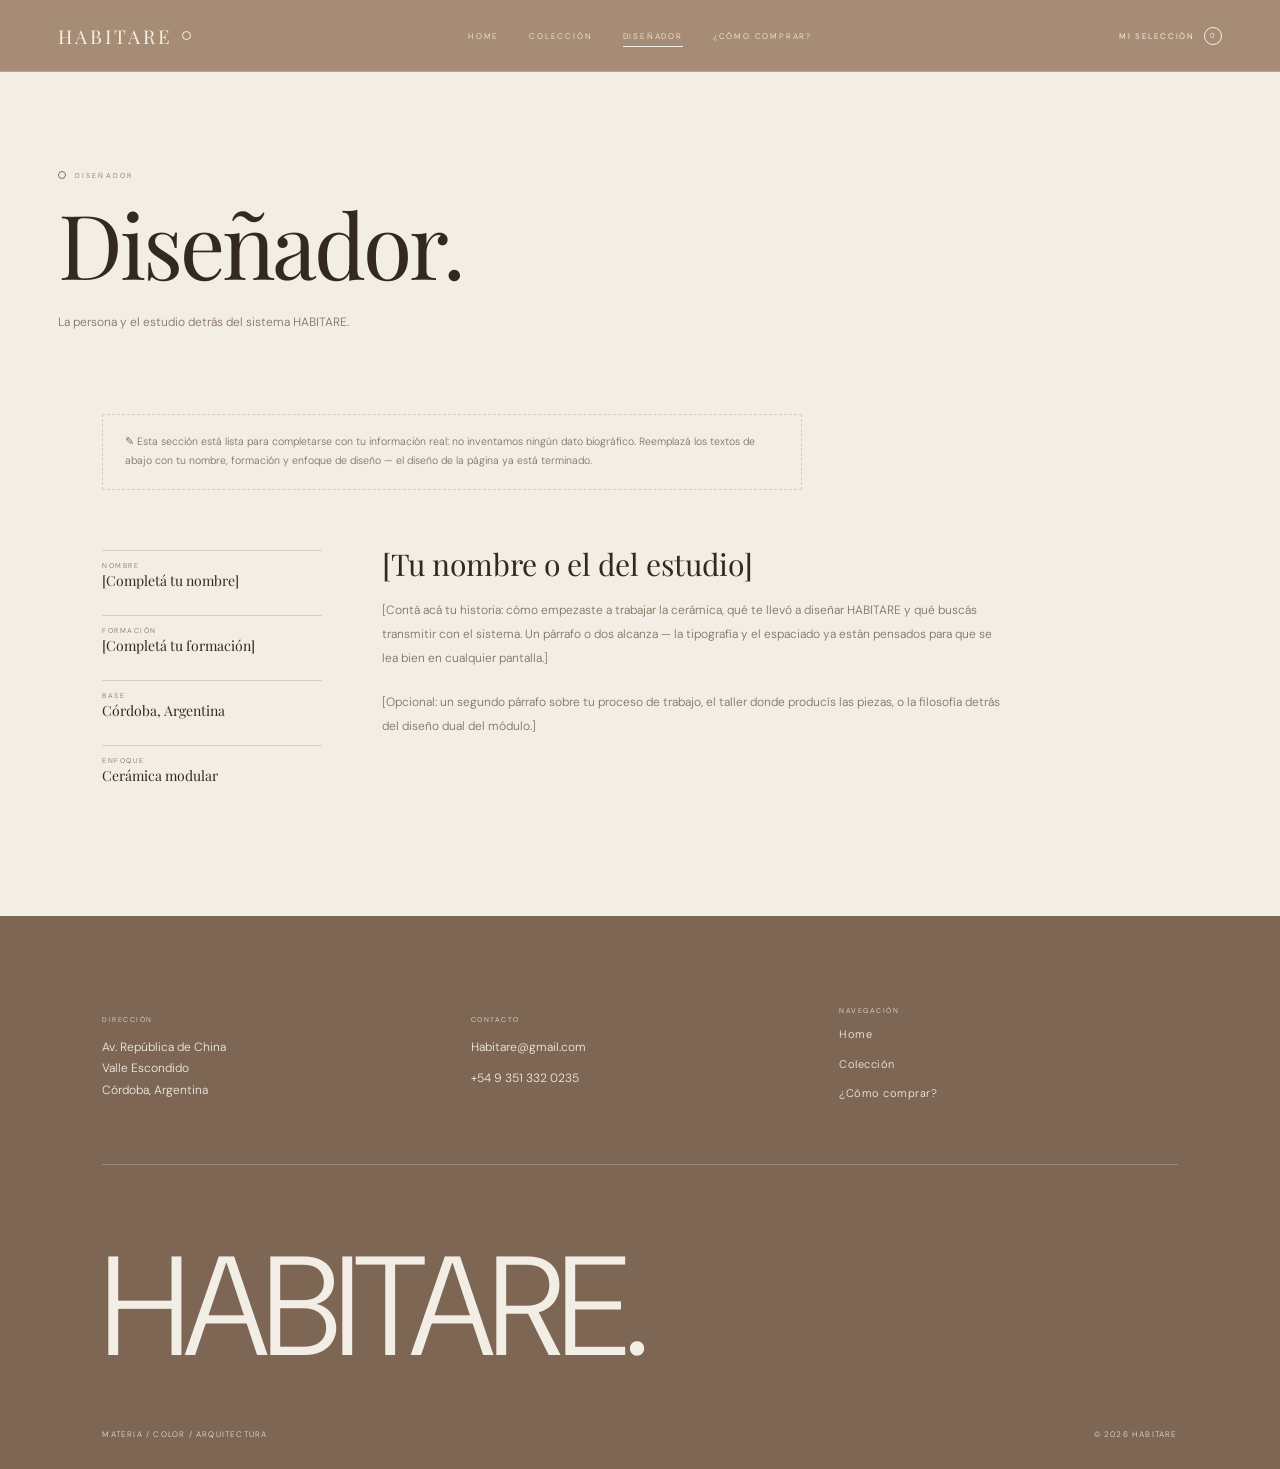
<file: docs/disenador.html>
<!DOCTYPE html>
<html lang="es">

<head>
    <meta charset="UTF-8">
    <meta name="viewport" content="width=device-width, initial-scale=1.0">
    <meta name="description" content="Conocé la historia y el enfoque de diseño detrás de HABITARE.">

    <title>Diseñador — HABITARE</title>

    <link rel="preconnect" href="https://fonts.googleapis.com">
    <link rel="preconnect" href="https://fonts.gstatic.com" crossorigin>
    <link href="https://fonts.googleapis.com/css2?family=DM+Sans:wght@300;400;500&family=Playfair+Display:ital,wght@0,400;1,400&display=swap" rel="stylesheet">

    <link rel="stylesheet" href="style.css">
</head>

<body>

<header class="header">

    <a href="index.html" class="logo">
        <span class="logo-word">HABITARE</span>
        <span class="logo-ring"></span>
    </a>

    <nav>
        <a href="index.html">Home</a>
        <a href="coleccion.html">Colección</a>
        <a href="disenador.html" aria-current="page">Diseñador</a>
        <a href="como-comprar.html">¿Cómo comprar?</a>
    </nav>

    <div class="header-right">
        <button class="open-selection">
            Mi selección
            <span class="selection-number">0</span>
        </button>
        <button class="menu-toggle" aria-label="Abrir menú"><span></span></button>
    </div>

</header>

<nav class="mobile-nav">
    <a href="index.html">Home</a>
    <a href="coleccion.html">Colección</a>
    <a href="disenador.html">Diseñador</a>
    <a href="como-comprar.html">¿Cómo comprar?</a>
</nav>

<!-- SELECCIÓN -->
<div class="selection-backdrop"></div>

<aside class="selection-panel">
    <div class="selection-top">
        <div>
            <small>HABITARE</small>
            <h2>Mi selección</h2>
        </div>
        <button class="close-selection" aria-label="Cerrar">×</button>
    </div>

    <div class="selection-content"></div>

    <div class="selection-empty">
        <h3>Todavía no armaste tu selección</h3>
        <p>Recorré la colección y sumá las piezas que más te gusten.</p>
    </div>

    <div class="selection-bottom">
        <div class="selection-count-line"></div>
        <p>Con tu selección armada, coordinamos cantidades, configuración y tiempos de producción a medida.</p>
        <a class="quote-btn whatsapp" target="_blank" rel="noopener">SOLICITAR POR WHATSAPP →</a>
        <a class="quote-btn email">ENVIAR POR EMAIL →</a>
    </div>
</aside>


<main>

<!-- HERO -->
<section class="page-hero">
    <span class="overline">DISEÑADOR</span>
    <h1>Diseñador.</h1>
    <p>La persona y el estudio detrás del sistema HABITARE.</p>
</section>

<div class="placeholder-note">
    ✎ Esta sección está lista para completarse con tu información real: no
    inventamos ningún dato biográfico. Reemplazá los textos de abajo con tu
    nombre, formación y enfoque de diseño — el diseño de la página ya está
    terminado.
</div>

<section class="bio-grid">

    <div class="bio-facts">
        <div>
            <span>NOMBRE</span>
            <strong>[Completá tu nombre]</strong>
        </div>
        <div>
            <span>FORMACIÓN</span>
            <strong>[Completá tu formación]</strong>
        </div>
        <div>
            <span>BASE</span>
            <strong>Córdoba, Argentina</strong>
        </div>
        <div>
            <span>ENFOQUE</span>
            <strong>Cerámica modular</strong>
        </div>
    </div>

    <div>
        <h3>[Tu nombre o el del estudio]</h3>
        <p>
            [Contá acá tu historia: cómo empezaste a trabajar la cerámica, qué te
            llevó a diseñar HABITARE y qué buscás transmitir con el sistema. Un
            párrafo o dos alcanza — la tipografía y el espaciado ya están
            pensados para que se lea bien en cualquier pantalla.]
        </p>
        <p>
            [Opcional: un segundo párrafo sobre tu proceso de trabajo, el taller
            donde producís las piezas, o la filosofía detrás del diseño dual del
            módulo.]
        </p>
    </div>

</section>

</main>


<!-- FOOTER -->
<footer class="site-footer">

    <div class="footer-top">

        <div class="footer-col">
            <span>DIRECCIÓN</span>
            <p>Av. República de China<br>Valle Escondido<br>Córdoba, Argentina</p>
        </div>

        <div class="footer-col">
            <span>CONTACTO</span>
            <a href="mailto:Habitare@gmail.com">Habitare@gmail.com</a>
            <a href="https://wa.me/5493513320235" target="_blank" rel="noopener">+54 9 351 332 0235</a>
        </div>

        <div class="footer-col footer-nav">
            <span>NAVEGACIÓN</span>
            <a href="index.html">Home</a>
            <a href="coleccion.html">Colección</a>
            <a href="como-comprar.html">¿Cómo comprar?</a>
        </div>

    </div>

    <div class="footer-word">HABITARE.</div>

    <div class="footer-bottom">
        <span>MATERIA / COLOR / ARQUITECTURA</span>
        <span>© 2026 HABITARE</span>
    </div>

</footer>

<script src="script.js"></script>

</body>
</html>
</file>
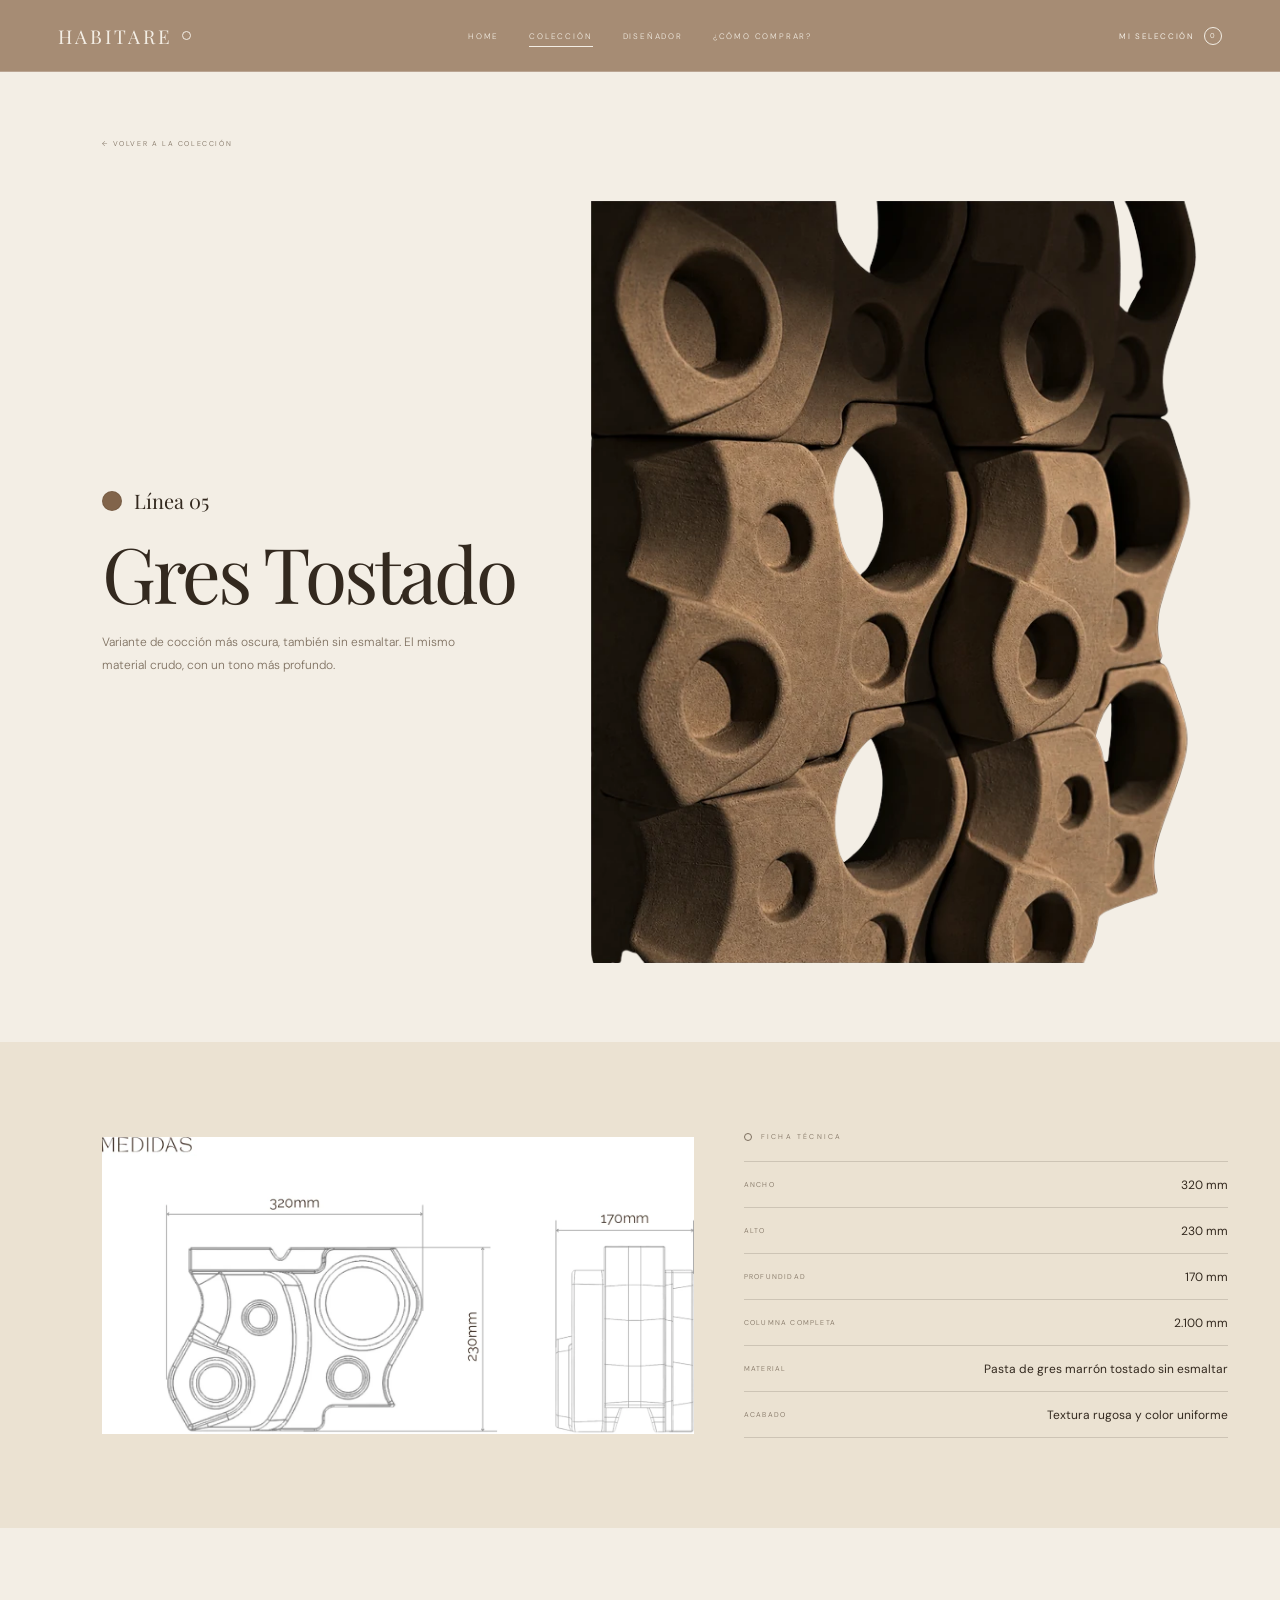
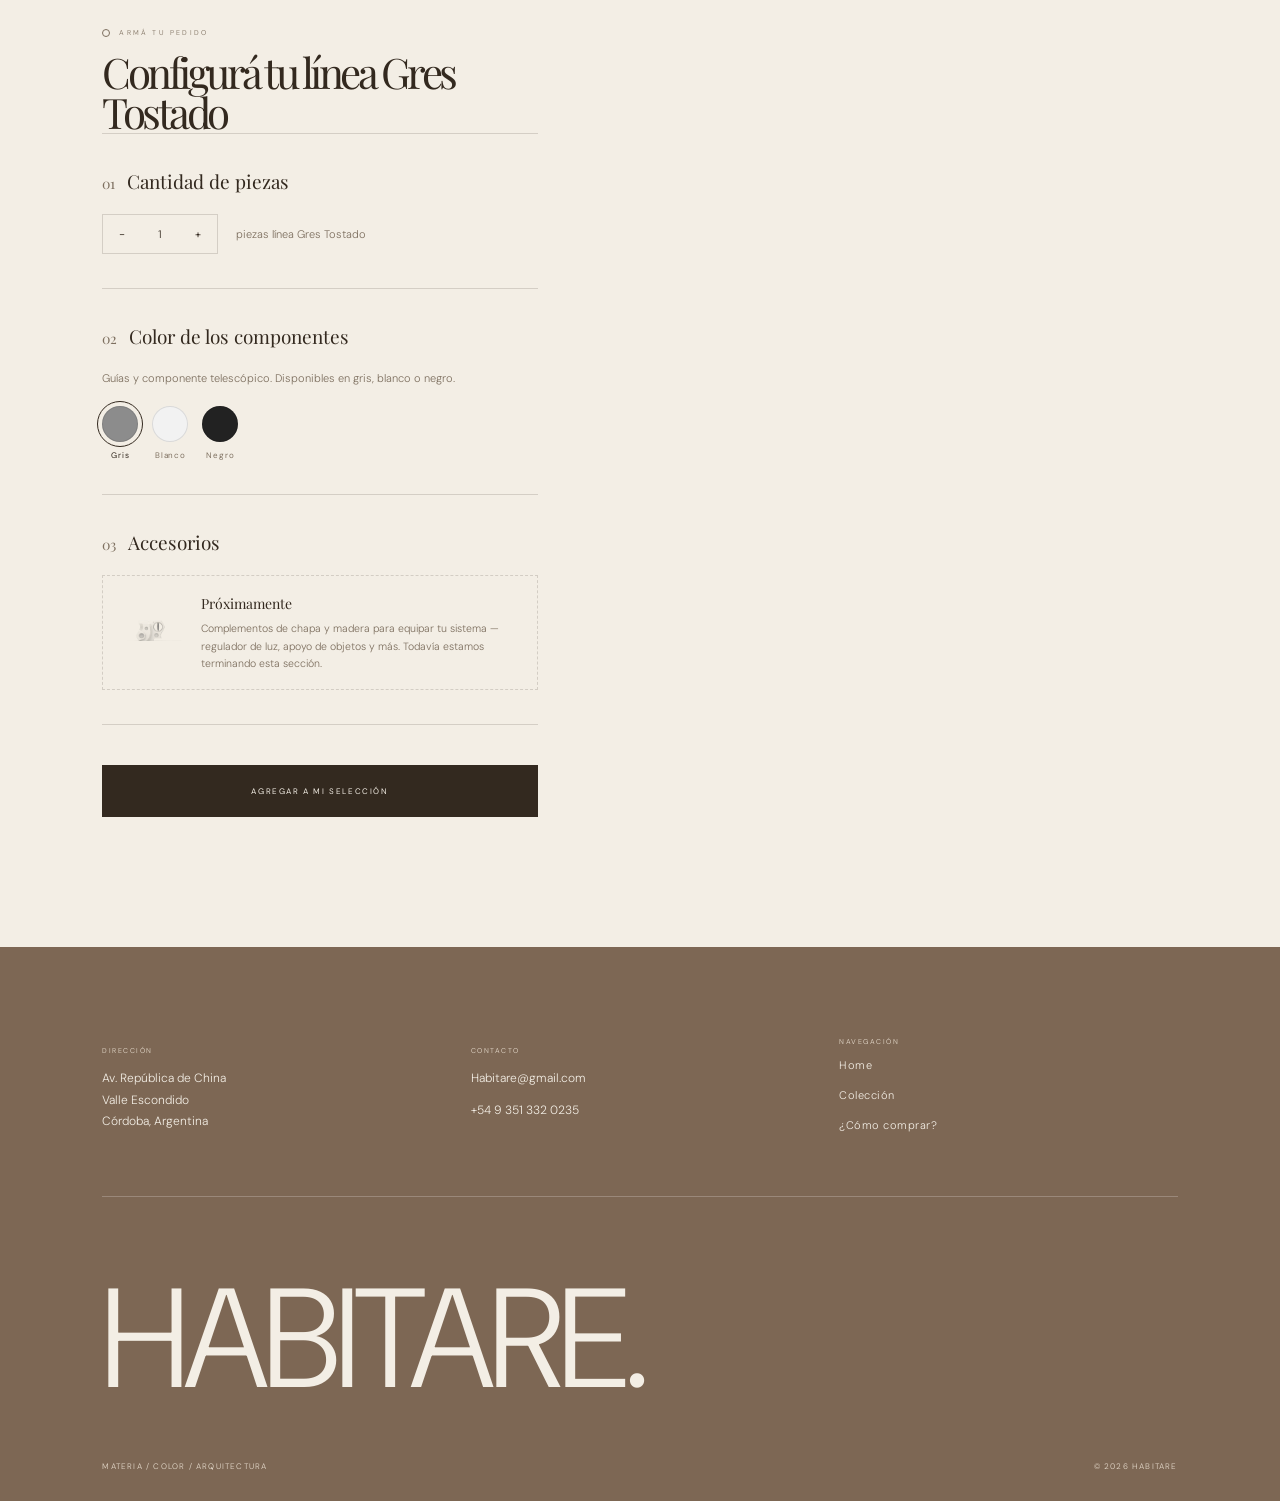
<file: docs/gres-tostado.html>
<!DOCTYPE html>
<html lang="es">

<head>
    <meta charset="UTF-8">
    <meta name="viewport" content="width=device-width, initial-scale=1.0">
    <meta name="description" content="Línea Gres Tostado de HABITARE: variante de cocción más oscura, sin esmaltar.">

    <title>Gres Tostado — Colección HABITARE</title>

    <link rel="preconnect" href="https://fonts.googleapis.com">
    <link rel="preconnect" href="https://fonts.gstatic.com" crossorigin>
    <link href="https://fonts.googleapis.com/css2?family=DM+Sans:wght@300;400;500&family=Playfair+Display:ital,wght@0,400;1,400&display=swap" rel="stylesheet">

    <link rel="stylesheet" href="style.css">
</head>

<body>

<header class="header">

    <a href="index.html" class="logo">
        <span class="logo-word">HABITARE</span>
        <span class="logo-ring"></span>
    </a>

    <nav>
        <a href="index.html">Home</a>
        <a href="coleccion.html" aria-current="page">Colección</a>
        <a href="disenador.html">Diseñador</a>
        <a href="como-comprar.html">¿Cómo comprar?</a>
    </nav>

    <div class="header-right">
        <button class="open-selection">
            Mi selección
            <span class="selection-number">0</span>
        </button>
        <button class="menu-toggle" aria-label="Abrir menú"><span></span></button>
    </div>

</header>

<nav class="mobile-nav">
    <a href="index.html">Home</a>
    <a href="coleccion.html">Colección</a>
    <a href="disenador.html">Diseñador</a>
    <a href="como-comprar.html">¿Cómo comprar?</a>
</nav>

<!-- SELECCIÓN -->
<div class="selection-backdrop"></div>

<aside class="selection-panel">
    <div class="selection-top">
        <div>
            <small>HABITARE</small>
            <h2>Mi selección</h2>
        </div>
        <button class="close-selection" aria-label="Cerrar">×</button>
    </div>

    <div class="selection-content"></div>

    <div class="selection-empty">
        <h3>Todavía no armaste tu selección</h3>
        <p>Elegí la cantidad y el color de componentes para sumar esta línea.</p>
    </div>

    <div class="selection-bottom">
        <div class="selection-count-line"></div>
        <p>Con tu selección armada, coordinamos cantidades, configuración y tiempos de producción a medida.</p>
        <a class="quote-btn whatsapp" target="_blank" rel="noopener">SOLICITAR POR WHATSAPP →</a>
        <a class="quote-btn email">ENVIAR POR EMAIL →</a>
    </div>
</aside>


<main>

<div style="padding:130px 8vw 0;">
    <a href="coleccion.html" class="back-link">← VOLVER A LA COLECCIÓN</a>
</div>

<!-- HERO DE LÍNEA -->
<section class="linea-hero" style="padding-top:30px;">

    <div class="linea-hero-copy">
        <div class="linea-swatch">
            <span class="linea-dot" style="--swatch:#81644a"></span>
            <span class="linea-name">Línea 05</span>
        </div>
        <h1>Gres Tostado</h1>
        <p>Variante de cocción más oscura, también sin esmaltar. El mismo material crudo, con un tono más profundo.</p>
    </div>

    <div class="linea-hero-visual">
        <img src="assets/images/textura-gres-tostado.webp" alt="Textura del panel HABITARE en línea Gres Tostado" loading="lazy">
    </div>

</section>


<!-- FICHA TÉCNICA -->
<section class="ficha-tecnica">

    <img src="assets/images/medidas.webp" alt="Plano técnico del módulo HABITARE con medidas" loading="lazy">

    <div>
        <span class="overline">FICHA TÉCNICA</span>
        <div class="ficha-lista" style="margin-top:20px;">
            <div><span>ANCHO</span><strong>320 mm</strong></div>
            <div><span>ALTO</span><strong>230 mm</strong></div>
            <div><span>PROFUNDIDAD</span><strong>170 mm</strong></div>
            <div><span>COLUMNA COMPLETA</span><strong>2.100 mm</strong></div>
            <div><span>MATERIAL</span><strong>Pasta de gres marrón tostado sin esmaltar</strong></div>
            <div><span>ACABADO</span><strong>Textura rugosa y color uniforme</strong></div>
        </div>
    </div>

</section>


<!-- CONFIGURADOR -->
<section class="configurador" data-linea="gres-tostado">

    <span class="overline">ARMÁ TU PEDIDO</span>
    <h2 style="margin-top:16px;font-size:clamp(30px,3.4vw,42px);">Configurá tu línea Gres Tostado</h2>

    <div class="config-step">
        <div class="config-step-label">
            <span class="config-step-number">01</span>
            <span class="config-step-title">Cantidad de piezas</span>
        </div>
        <div class="config-step-body">
            <div class="config-qty">
                <div class="linea-qty">
                    <button data-qty="minus" aria-label="Restar">−</button>
                    <span>1</span>
                    <button data-qty="plus" aria-label="Sumar">+</button>
                </div>
                <span style="font-size:11px;color:var(--muted);">piezas línea Gres Tostado</span>
            </div>
        </div>
    </div>

    <div class="config-step">
        <div class="config-step-label">
            <span class="config-step-number">02</span>
            <span class="config-step-title">Color de los componentes</span>
        </div>
        <div class="config-step-body">
            <p style="font-size:11px;color:var(--muted);margin-bottom:18px;line-height:1.7;">
                Guías y componente telescópico. Disponibles en gris, blanco o negro.
            </p>
            <div class="color-options">
                <button class="color-option-btn active" data-color="gris">
                    <span class="color-option-swatch" style="--swatch:#8c8c8c;"></span>
                    Gris
                </button>
                <button class="color-option-btn" data-color="blanco">
                    <span class="color-option-swatch" style="--swatch:#f2f2f2;"></span>
                    Blanco
                </button>
                <button class="color-option-btn" data-color="negro">
                    <span class="color-option-swatch" style="--swatch:#222222;"></span>
                    Negro
                </button>
            </div>
        </div>
    </div>

    <div class="config-step">
        <div class="config-step-label">
            <span class="config-step-number">03</span>
            <span class="config-step-title">Accesorios</span>
        </div>
        <div class="config-step-body">
            <div class="proximamente-box">
                <img src="assets/images/pieza-con-accesorio.webp" alt="Adelanto de accesorio HABITARE" loading="lazy">
                <p>
                    <strong>Próximamente</strong>
                    Complementos de chapa y madera para equipar tu sistema — regulador de luz, apoyo de objetos y más. Todavía estamos terminando esta sección.
                </p>
            </div>
        </div>
    </div>

    <button class="config-add">Agregar a mi selección</button>

</section>


</main>


<!-- FOOTER -->
<footer class="site-footer">

    <div class="footer-top">

        <div class="footer-col">
            <span>DIRECCIÓN</span>
            <p>Av. República de China<br>Valle Escondido<br>Córdoba, Argentina</p>
        </div>

        <div class="footer-col">
            <span>CONTACTO</span>
            <a href="mailto:Habitare@gmail.com">Habitare@gmail.com</a>
            <a href="https://wa.me/5493513320235" target="_blank" rel="noopener">+54 9 351 332 0235</a>
        </div>

        <div class="footer-col footer-nav">
            <span>NAVEGACIÓN</span>
            <a href="index.html">Home</a>
            <a href="coleccion.html">Colección</a>
            <a href="como-comprar.html">¿Cómo comprar?</a>
        </div>

    </div>

    <div class="footer-word">HABITARE.</div>

    <div class="footer-bottom">
        <span>MATERIA / COLOR / ARQUITECTURA</span>
        <span>© 2026 HABITARE</span>
    </div>

</footer>

<script src="script.js"></script>

</body>
</html>
</file>
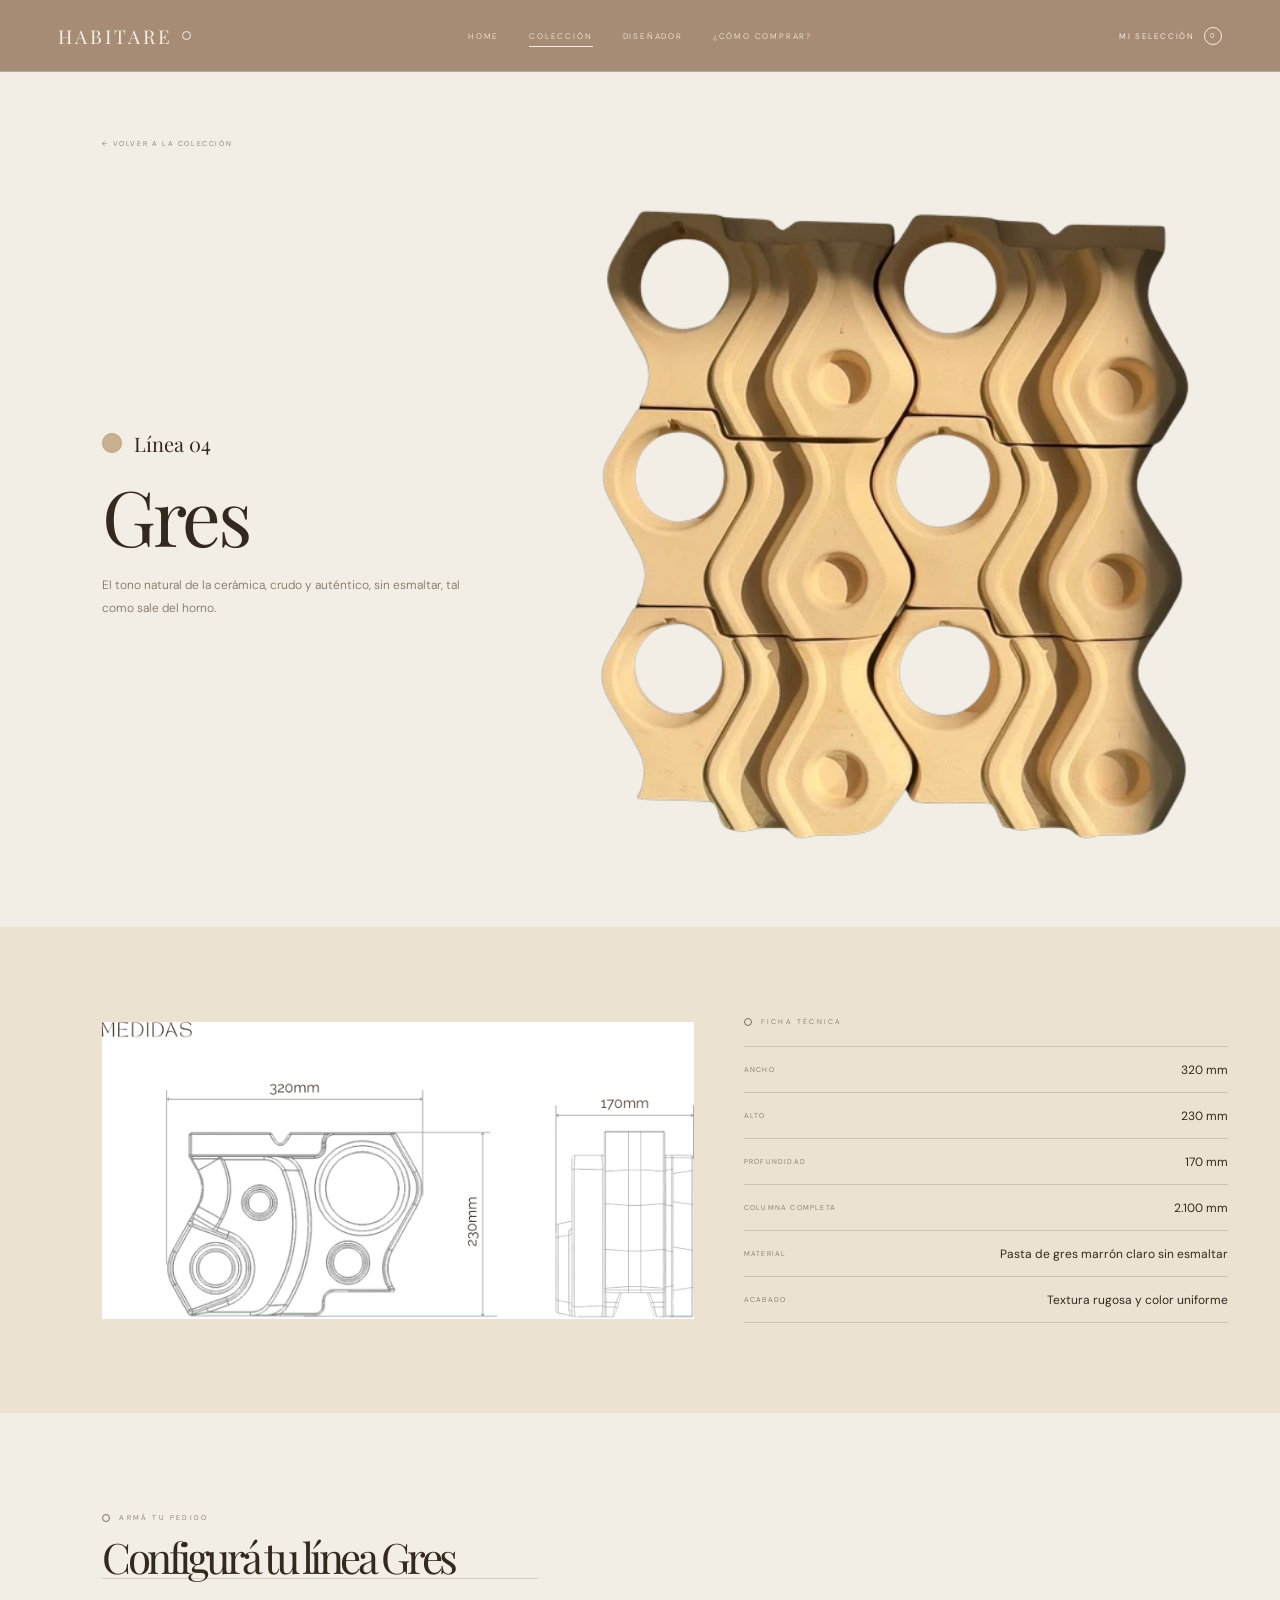
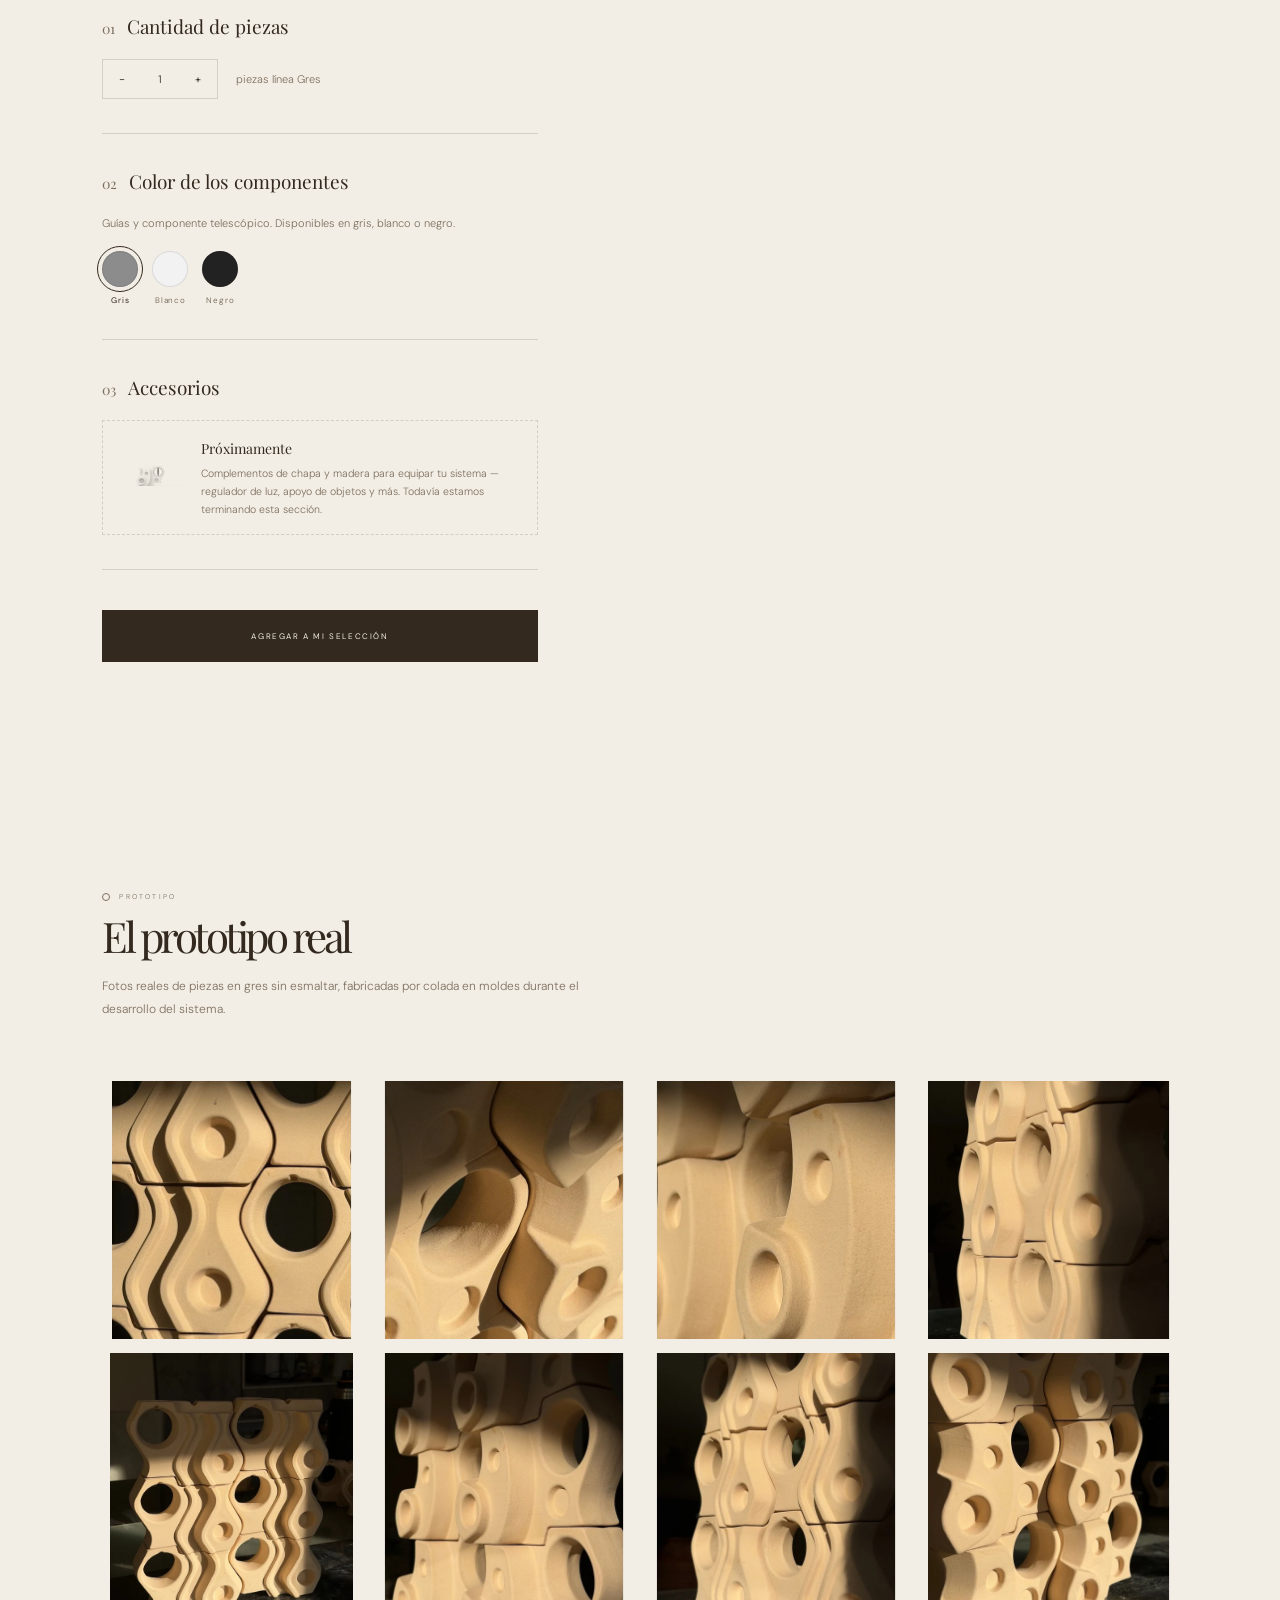
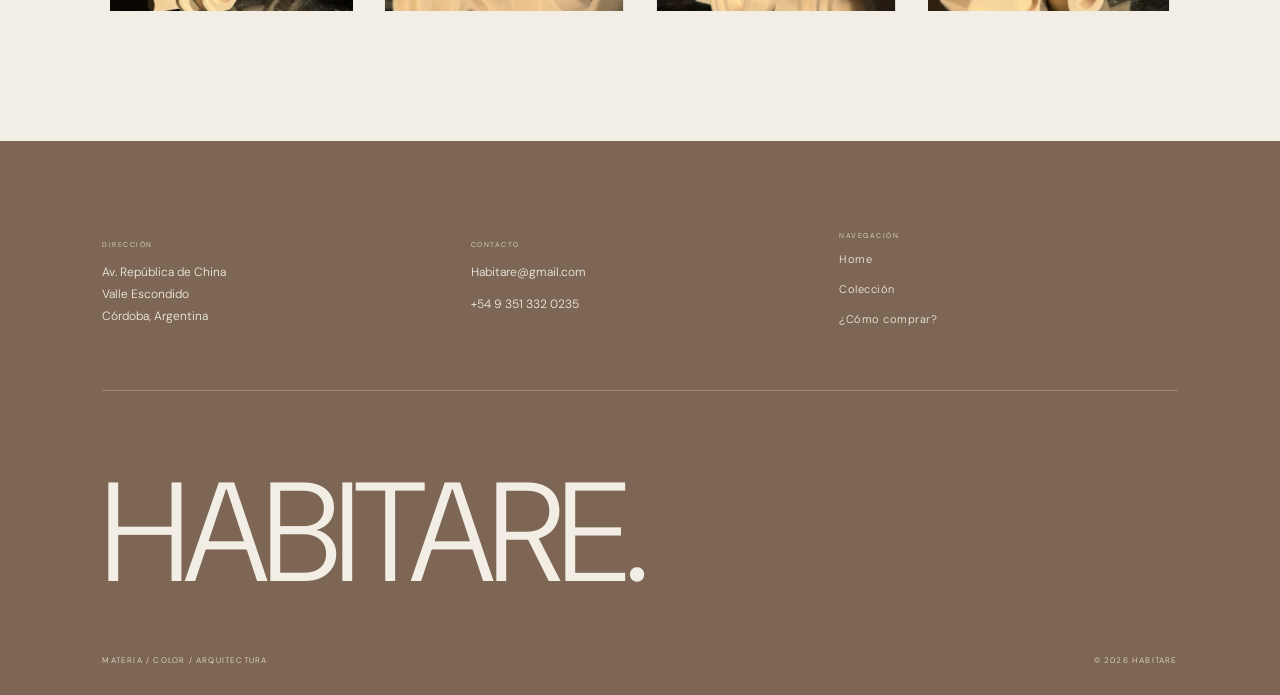
<file: docs/gres.html>
<!DOCTYPE html>
<html lang="es">

<head>
    <meta charset="UTF-8">
    <meta name="viewport" content="width=device-width, initial-scale=1.0">
    <meta name="description" content="Línea Gres de HABITARE: el tono natural de la cerámica, crudo y auténtico, sin esmaltar.">

    <title>Gres — Colección HABITARE</title>

    <link rel="preconnect" href="https://fonts.googleapis.com">
    <link rel="preconnect" href="https://fonts.gstatic.com" crossorigin>
    <link href="https://fonts.googleapis.com/css2?family=DM+Sans:wght@300;400;500&family=Playfair+Display:ital,wght@0,400;1,400&display=swap" rel="stylesheet">

    <link rel="stylesheet" href="style.css">
</head>

<body>

<header class="header">

    <a href="index.html" class="logo">
        <span class="logo-word">HABITARE</span>
        <span class="logo-ring"></span>
    </a>

    <nav>
        <a href="index.html">Home</a>
        <a href="coleccion.html" aria-current="page">Colección</a>
        <a href="disenador.html">Diseñador</a>
        <a href="como-comprar.html">¿Cómo comprar?</a>
    </nav>

    <div class="header-right">
        <button class="open-selection">
            Mi selección
            <span class="selection-number">0</span>
        </button>
        <button class="menu-toggle" aria-label="Abrir menú"><span></span></button>
    </div>

</header>

<nav class="mobile-nav">
    <a href="index.html">Home</a>
    <a href="coleccion.html">Colección</a>
    <a href="disenador.html">Diseñador</a>
    <a href="como-comprar.html">¿Cómo comprar?</a>
</nav>

<!-- SELECCIÓN -->
<div class="selection-backdrop"></div>

<aside class="selection-panel">
    <div class="selection-top">
        <div>
            <small>HABITARE</small>
            <h2>Mi selección</h2>
        </div>
        <button class="close-selection" aria-label="Cerrar">×</button>
    </div>

    <div class="selection-content"></div>

    <div class="selection-empty">
        <h3>Todavía no armaste tu selección</h3>
        <p>Elegí la cantidad y el color de componentes para sumar esta línea.</p>
    </div>

    <div class="selection-bottom">
        <div class="selection-count-line"></div>
        <p>Con tu selección armada, coordinamos cantidades, configuración y tiempos de producción a medida.</p>
        <a class="quote-btn whatsapp" target="_blank" rel="noopener">SOLICITAR POR WHATSAPP →</a>
        <a class="quote-btn email">ENVIAR POR EMAIL →</a>
    </div>
</aside>


<main>

<div style="padding:130px 8vw 0;">
    <a href="coleccion.html" class="back-link">← VOLVER A LA COLECCIÓN</a>
</div>

<!-- HERO DE LÍNEA -->
<section class="linea-hero" style="padding-top:30px;">

    <div class="linea-hero-copy">
        <div class="linea-swatch">
            <span class="linea-dot" style="--swatch:#c9b190"></span>
            <span class="linea-name">Línea 04</span>
        </div>
        <h1>Gres</h1>
        <p>El tono natural de la cerámica, crudo y auténtico, sin esmaltar, tal como sale del horno.</p>
    </div>

    <div class="linea-hero-visual">
        <img src="assets/images/textura-gres.webp" alt="Textura del panel HABITARE en línea Gres" loading="lazy">
    </div>

</section>


<!-- FICHA TÉCNICA -->
<section class="ficha-tecnica">

    <img src="assets/images/medidas.webp" alt="Plano técnico del módulo HABITARE con medidas" loading="lazy">

    <div>
        <span class="overline">FICHA TÉCNICA</span>
        <div class="ficha-lista" style="margin-top:20px;">
            <div><span>ANCHO</span><strong>320 mm</strong></div>
            <div><span>ALTO</span><strong>230 mm</strong></div>
            <div><span>PROFUNDIDAD</span><strong>170 mm</strong></div>
            <div><span>COLUMNA COMPLETA</span><strong>2.100 mm</strong></div>
            <div><span>MATERIAL</span><strong>Pasta de gres marrón claro sin esmaltar</strong></div>
            <div><span>ACABADO</span><strong>Textura rugosa y color uniforme</strong></div>
        </div>
    </div>

</section>


<!-- CONFIGURADOR -->
<section class="configurador" data-linea="gres">

    <span class="overline">ARMÁ TU PEDIDO</span>
    <h2 style="margin-top:16px;font-size:clamp(30px,3.4vw,42px);">Configurá tu línea Gres</h2>

    <div class="config-step">
        <div class="config-step-label">
            <span class="config-step-number">01</span>
            <span class="config-step-title">Cantidad de piezas</span>
        </div>
        <div class="config-step-body">
            <div class="config-qty">
                <div class="linea-qty">
                    <button data-qty="minus" aria-label="Restar">−</button>
                    <span>1</span>
                    <button data-qty="plus" aria-label="Sumar">+</button>
                </div>
                <span style="font-size:11px;color:var(--muted);">piezas línea Gres</span>
            </div>
        </div>
    </div>

    <div class="config-step">
        <div class="config-step-label">
            <span class="config-step-number">02</span>
            <span class="config-step-title">Color de los componentes</span>
        </div>
        <div class="config-step-body">
            <p style="font-size:11px;color:var(--muted);margin-bottom:18px;line-height:1.7;">
                Guías y componente telescópico. Disponibles en gris, blanco o negro.
            </p>
            <div class="color-options">
                <button class="color-option-btn active" data-color="gris">
                    <span class="color-option-swatch" style="--swatch:#8c8c8c;"></span>
                    Gris
                </button>
                <button class="color-option-btn" data-color="blanco">
                    <span class="color-option-swatch" style="--swatch:#f2f2f2;"></span>
                    Blanco
                </button>
                <button class="color-option-btn" data-color="negro">
                    <span class="color-option-swatch" style="--swatch:#222222;"></span>
                    Negro
                </button>
            </div>
        </div>
    </div>

    <div class="config-step">
        <div class="config-step-label">
            <span class="config-step-number">03</span>
            <span class="config-step-title">Accesorios</span>
        </div>
        <div class="config-step-body">
            <div class="proximamente-box">
                <img src="assets/images/pieza-con-accesorio.webp" alt="Adelanto de accesorio HABITARE" loading="lazy">
                <p>
                    <strong>Próximamente</strong>
                    Complementos de chapa y madera para equipar tu sistema — regulador de luz, apoyo de objetos y más. Todavía estamos terminando esta sección.
                </p>
            </div>
        </div>
    </div>

    <button class="config-add">Agregar a mi selección</button>

</section>


<!-- PROTOTIPO REAL -->
<section class="prototipo-real">
    <span class="overline">PROTOTIPO</span>
    <h2 style="margin-top:16px;font-size:clamp(30px,3.4vw,42px);">El prototipo real</h2>
    <p style="margin-top:18px;max-width:520px;font-size:12px;line-height:1.9;color:var(--muted);">
        Fotos reales de piezas en gres sin esmaltar, fabricadas por colada en moldes durante el desarrollo del sistema.
    </p>
    <div class="prototipo-grid">
        <img src="assets/images/foto-prototipo-1.webp" alt="Foto real del prototipo HABITARE en gres 1" loading="lazy">
        <img src="assets/images/foto-prototipo-2.webp" alt="Foto real del prototipo HABITARE en gres 2" loading="lazy">
        <img src="assets/images/foto-prototipo-3.webp" alt="Foto real del prototipo HABITARE en gres 3" loading="lazy">
        <img src="assets/images/foto-prototipo-4.webp" alt="Foto real del prototipo HABITARE en gres 4" loading="lazy">
        <img src="assets/images/foto-prototipo-5.webp" alt="Foto real del prototipo HABITARE en gres 5" loading="lazy">
        <img src="assets/images/foto-prototipo-6.webp" alt="Foto real del prototipo HABITARE en gres 6" loading="lazy">
        <img src="assets/images/foto-prototipo-7.webp" alt="Foto real del prototipo HABITARE en gres 7" loading="lazy">
        <img src="assets/images/foto-prototipo-8.webp" alt="Foto real del prototipo HABITARE en gres 8" loading="lazy">
    </div>
</section>


</main>


<!-- FOOTER -->
<footer class="site-footer">

    <div class="footer-top">

        <div class="footer-col">
            <span>DIRECCIÓN</span>
            <p>Av. República de China<br>Valle Escondido<br>Córdoba, Argentina</p>
        </div>

        <div class="footer-col">
            <span>CONTACTO</span>
            <a href="mailto:Habitare@gmail.com">Habitare@gmail.com</a>
            <a href="https://wa.me/5493513320235" target="_blank" rel="noopener">+54 9 351 332 0235</a>
        </div>

        <div class="footer-col footer-nav">
            <span>NAVEGACIÓN</span>
            <a href="index.html">Home</a>
            <a href="coleccion.html">Colección</a>
            <a href="como-comprar.html">¿Cómo comprar?</a>
        </div>

    </div>

    <div class="footer-word">HABITARE.</div>

    <div class="footer-bottom">
        <span>MATERIA / COLOR / ARQUITECTURA</span>
        <span>© 2026 HABITARE</span>
    </div>

</footer>

<script src="script.js"></script>

</body>
</html>
</file>
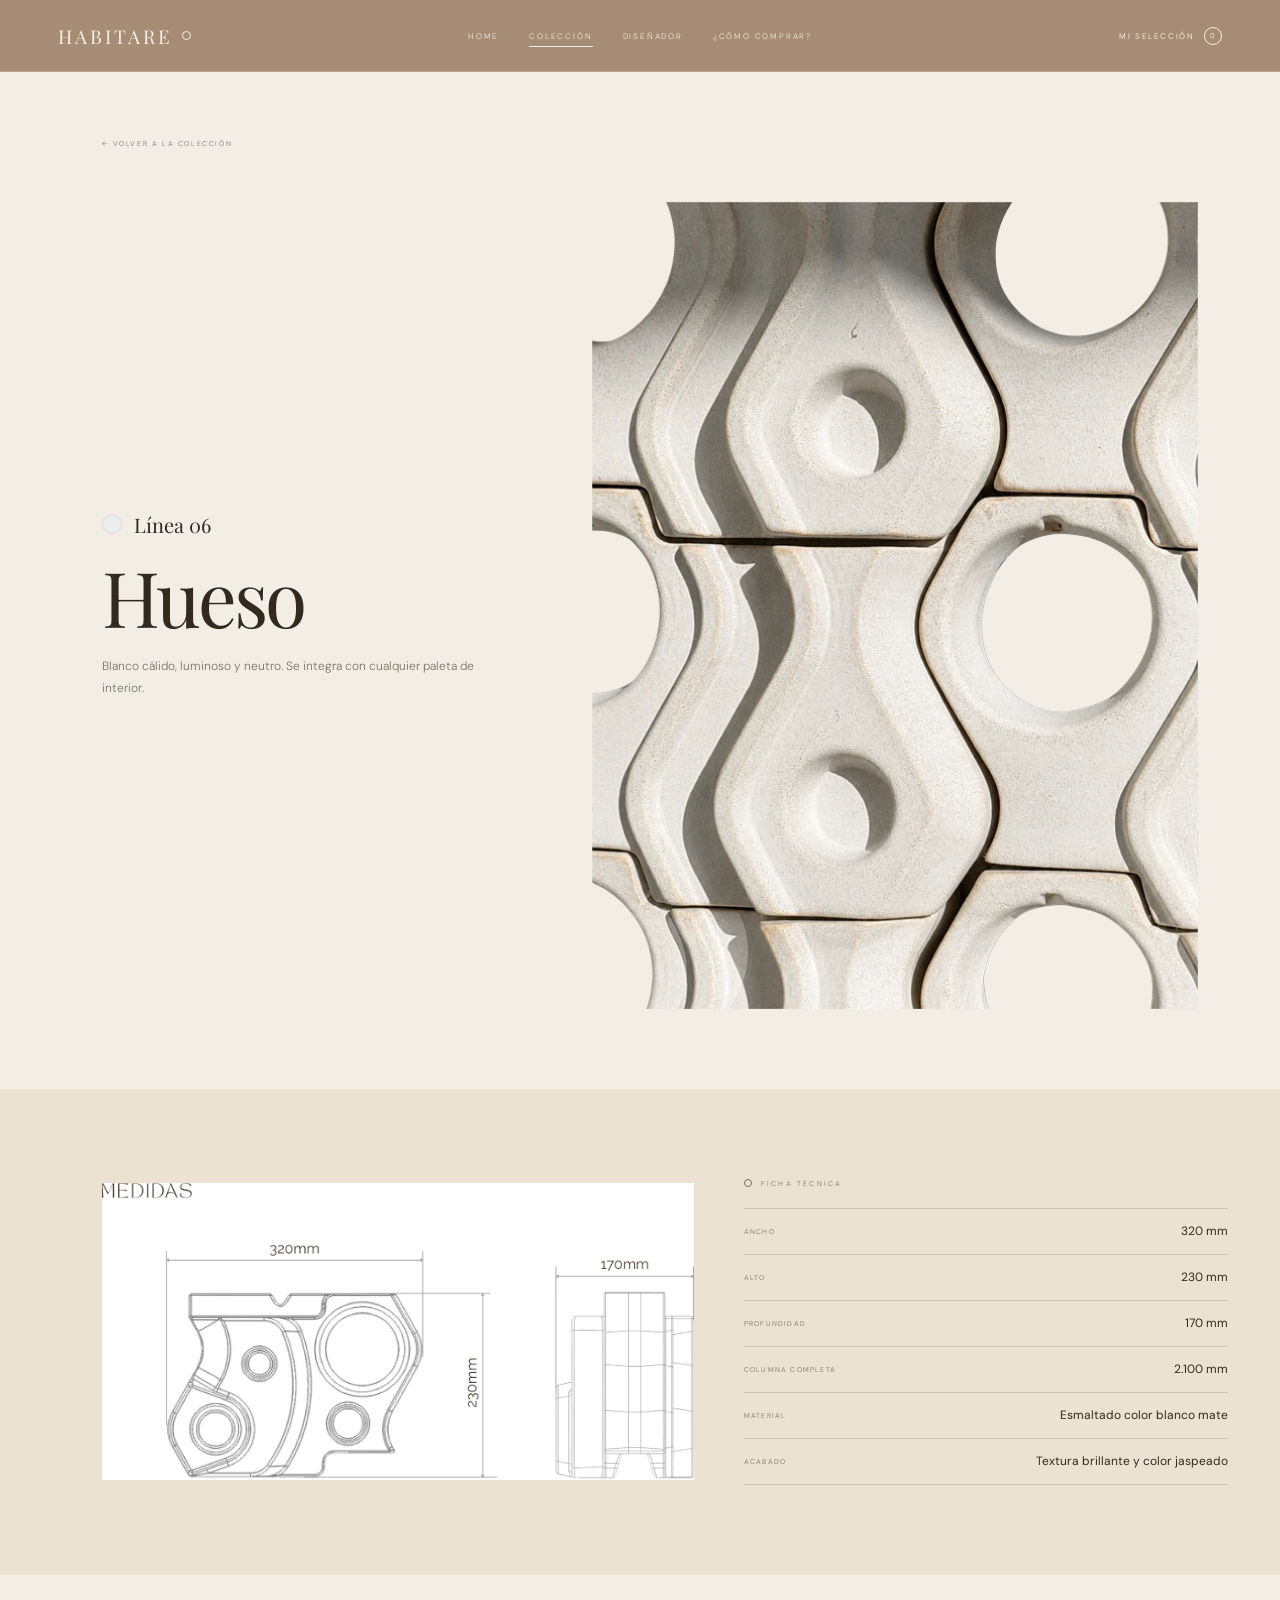
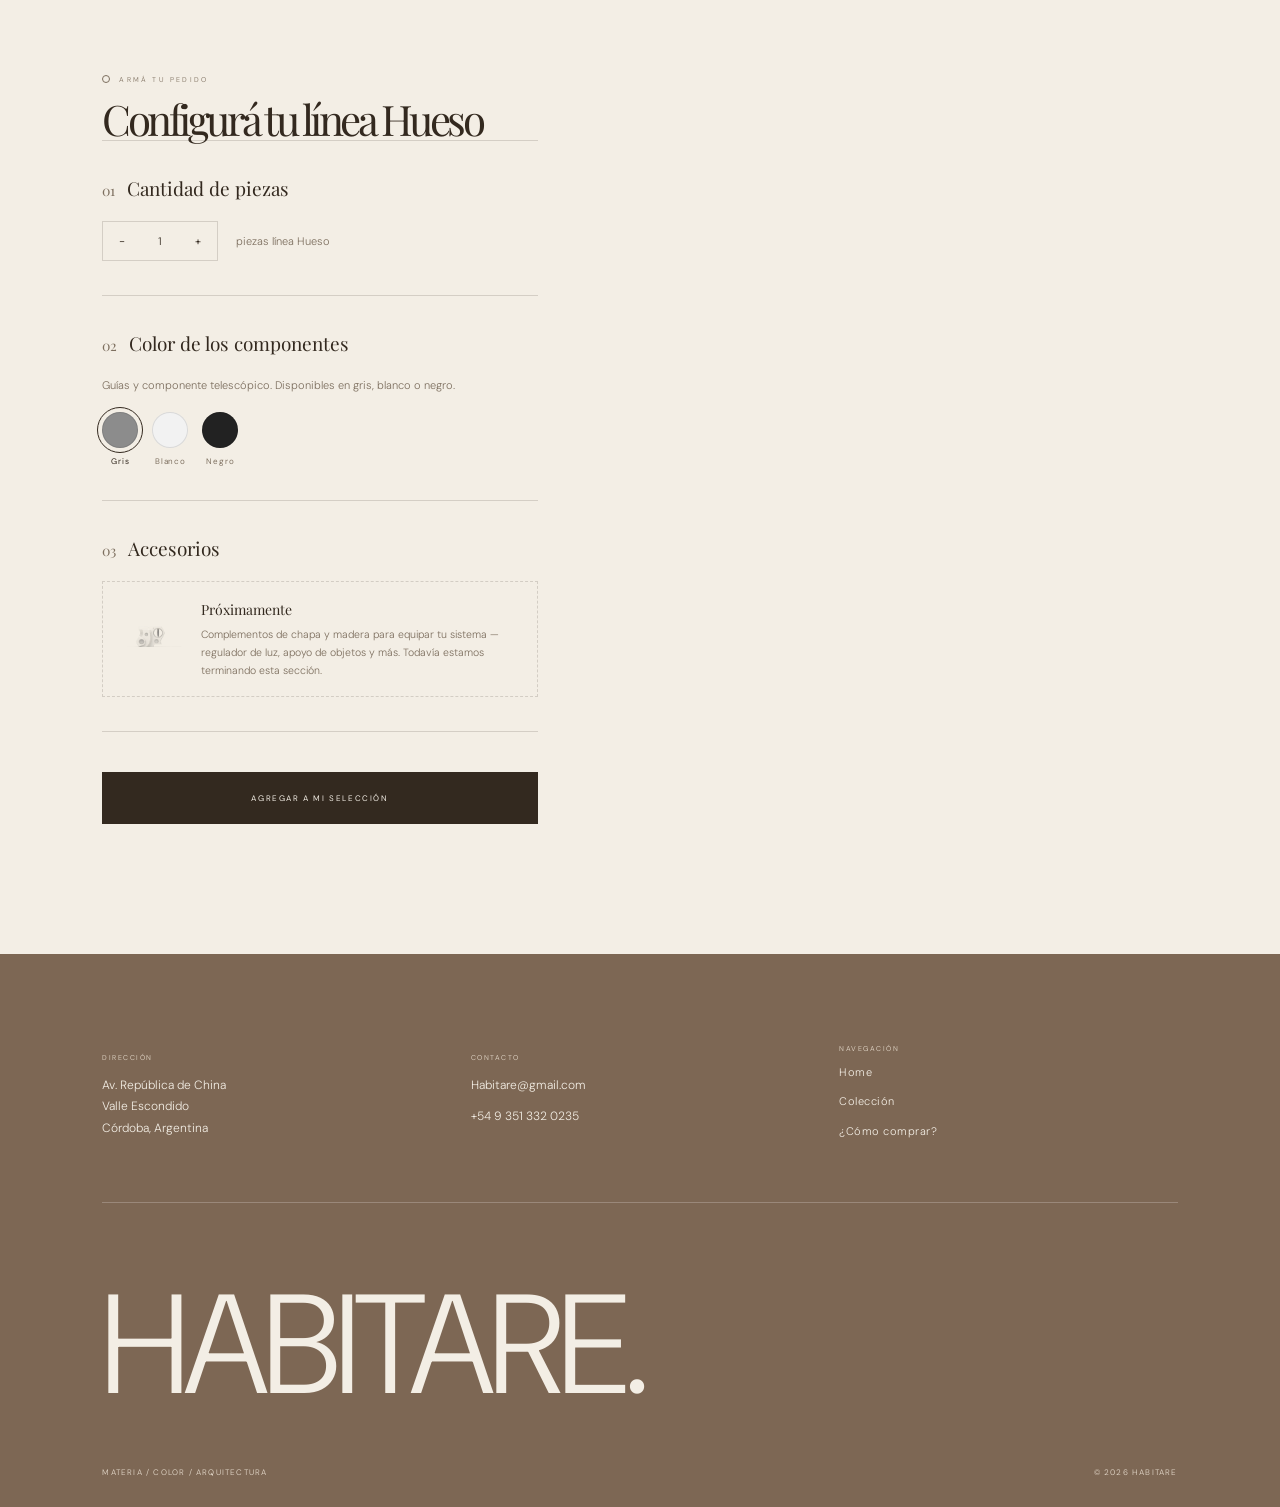
<file: docs/hueso.html>
<!DOCTYPE html>
<html lang="es">

<head>
    <meta charset="UTF-8">
    <meta name="viewport" content="width=device-width, initial-scale=1.0">
    <meta name="description" content="Línea Hueso de HABITARE: Blanco cálido, luminoso y neutro. Se integra con cualquier paleta de interior.">

    <title>Hueso — Colección HABITARE</title>

    <link rel="preconnect" href="https://fonts.googleapis.com">
    <link rel="preconnect" href="https://fonts.gstatic.com" crossorigin>
    <link href="https://fonts.googleapis.com/css2?family=DM+Sans:wght@300;400;500&family=Playfair+Display:ital,wght@0,400;1,400&display=swap" rel="stylesheet">

    <link rel="stylesheet" href="style.css">
</head>

<body>

<header class="header">

    <a href="index.html" class="logo">
        <span class="logo-word">HABITARE</span>
        <span class="logo-ring"></span>
    </a>

    <nav>
        <a href="index.html">Home</a>
        <a href="coleccion.html" aria-current="page">Colección</a>
        <a href="disenador.html">Diseñador</a>
        <a href="como-comprar.html">¿Cómo comprar?</a>
    </nav>

    <div class="header-right">
        <button class="open-selection">
            Mi selección
            <span class="selection-number">0</span>
        </button>
        <button class="menu-toggle" aria-label="Abrir menú"><span></span></button>
    </div>

</header>

<nav class="mobile-nav">
    <a href="index.html">Home</a>
    <a href="coleccion.html">Colección</a>
    <a href="disenador.html">Diseñador</a>
    <a href="como-comprar.html">¿Cómo comprar?</a>
</nav>

<!-- SELECCIÓN -->
<div class="selection-backdrop"></div>

<aside class="selection-panel">
    <div class="selection-top">
        <div>
            <small>HABITARE</small>
            <h2>Mi selección</h2>
        </div>
        <button class="close-selection" aria-label="Cerrar">×</button>
    </div>

    <div class="selection-content"></div>

    <div class="selection-empty">
        <h3>Todavía no armaste tu selección</h3>
        <p>Elegí la cantidad y el color de componentes para sumar esta línea.</p>
    </div>

    <div class="selection-bottom">
        <div class="selection-count-line"></div>
        <p>Con tu selección armada, coordinamos cantidades, configuración y tiempos de producción a medida.</p>
        <a class="quote-btn whatsapp" target="_blank" rel="noopener">SOLICITAR POR WHATSAPP →</a>
        <a class="quote-btn email">ENVIAR POR EMAIL →</a>
    </div>
</aside>


<main>

<div style="padding:130px 8vw 0;">
    <a href="coleccion.html" class="back-link">← VOLVER A LA COLECCIÓN</a>
</div>

<!-- HERO DE LÍNEA -->
<section class="linea-hero" style="padding-top:30px;">

    <div class="linea-hero-copy">
        <div class="linea-swatch">
            <span class="linea-dot" style="--swatch:#eceeed"></span>
            <span class="linea-name">Línea 06</span>
        </div>
        <h1>Hueso</h1>
        <p>Blanco cálido, luminoso y neutro. Se integra con cualquier paleta de interior.</p>
    </div>

    <div class="linea-hero-visual">
        <img src="assets/images/textura-hueso.webp" alt="Textura del panel HABITARE en línea Hueso" loading="lazy">
    </div>

</section>


<!-- FICHA TÉCNICA -->
<section class="ficha-tecnica">

    <img src="assets/images/medidas.webp" alt="Plano técnico del módulo HABITARE con medidas" loading="lazy">

    <div>
        <span class="overline">FICHA TÉCNICA</span>
        <div class="ficha-lista" style="margin-top:20px;">
            <div><span>ANCHO</span><strong>320 mm</strong></div>
            <div><span>ALTO</span><strong>230 mm</strong></div>
            <div><span>PROFUNDIDAD</span><strong>170 mm</strong></div>
            <div><span>COLUMNA COMPLETA</span><strong>2.100 mm</strong></div>
            <div><span>MATERIAL</span><strong>Esmaltado color blanco mate</strong></div>
            <div><span>ACABADO</span><strong>Textura brillante y color jaspeado</strong></div>
        </div>
    </div>

</section>


<!-- CONFIGURADOR -->
<section class="configurador" data-linea="hueso">

    <span class="overline">ARMÁ TU PEDIDO</span>
    <h2 style="margin-top:16px;font-size:clamp(30px,3.4vw,42px);">Configurá tu línea Hueso</h2>

    <div class="config-step">
        <div class="config-step-label">
            <span class="config-step-number">01</span>
            <span class="config-step-title">Cantidad de piezas</span>
        </div>
        <div class="config-step-body">
            <div class="config-qty">
                <div class="linea-qty">
                    <button data-qty="minus" aria-label="Restar">−</button>
                    <span>1</span>
                    <button data-qty="plus" aria-label="Sumar">+</button>
                </div>
                <span style="font-size:11px;color:var(--muted);">piezas línea Hueso</span>
            </div>
        </div>
    </div>

    <div class="config-step">
        <div class="config-step-label">
            <span class="config-step-number">02</span>
            <span class="config-step-title">Color de los componentes</span>
        </div>
        <div class="config-step-body">
            <p style="font-size:11px;color:var(--muted);margin-bottom:18px;line-height:1.7;">
                Guías y componente telescópico. Disponibles en gris, blanco o negro.
            </p>
            <div class="color-options">
                <button class="color-option-btn active" data-color="gris">
                    <span class="color-option-swatch" style="--swatch:#8c8c8c;"></span>
                    Gris
                </button>
                <button class="color-option-btn" data-color="blanco">
                    <span class="color-option-swatch" style="--swatch:#f2f2f2;"></span>
                    Blanco
                </button>
                <button class="color-option-btn" data-color="negro">
                    <span class="color-option-swatch" style="--swatch:#222222;"></span>
                    Negro
                </button>
            </div>
        </div>
    </div>

    <div class="config-step">
        <div class="config-step-label">
            <span class="config-step-number">03</span>
            <span class="config-step-title">Accesorios</span>
        </div>
        <div class="config-step-body">
            <div class="proximamente-box">
                <img src="assets/images/pieza-con-accesorio.webp" alt="Adelanto de accesorio HABITARE" loading="lazy">
                <p>
                    <strong>Próximamente</strong>
                    Complementos de chapa y madera para equipar tu sistema — regulador de luz, apoyo de objetos y más. Todavía estamos terminando esta sección.
                </p>
            </div>
        </div>
    </div>

    <button class="config-add">Agregar a mi selección</button>

</section>


</main>


<!-- FOOTER -->
<footer class="site-footer">

    <div class="footer-top">

        <div class="footer-col">
            <span>DIRECCIÓN</span>
            <p>Av. República de China<br>Valle Escondido<br>Córdoba, Argentina</p>
        </div>

        <div class="footer-col">
            <span>CONTACTO</span>
            <a href="mailto:Habitare@gmail.com">Habitare@gmail.com</a>
            <a href="https://wa.me/5493513320235" target="_blank" rel="noopener">+54 9 351 332 0235</a>
        </div>

        <div class="footer-col footer-nav">
            <span>NAVEGACIÓN</span>
            <a href="index.html">Home</a>
            <a href="coleccion.html">Colección</a>
            <a href="como-comprar.html">¿Cómo comprar?</a>
        </div>

    </div>

    <div class="footer-word">HABITARE.</div>

    <div class="footer-bottom">
        <span>MATERIA / COLOR / ARQUITECTURA</span>
        <span>© 2026 HABITARE</span>
    </div>

</footer>

<script src="script.js"></script>

</body>
</html>
</file>
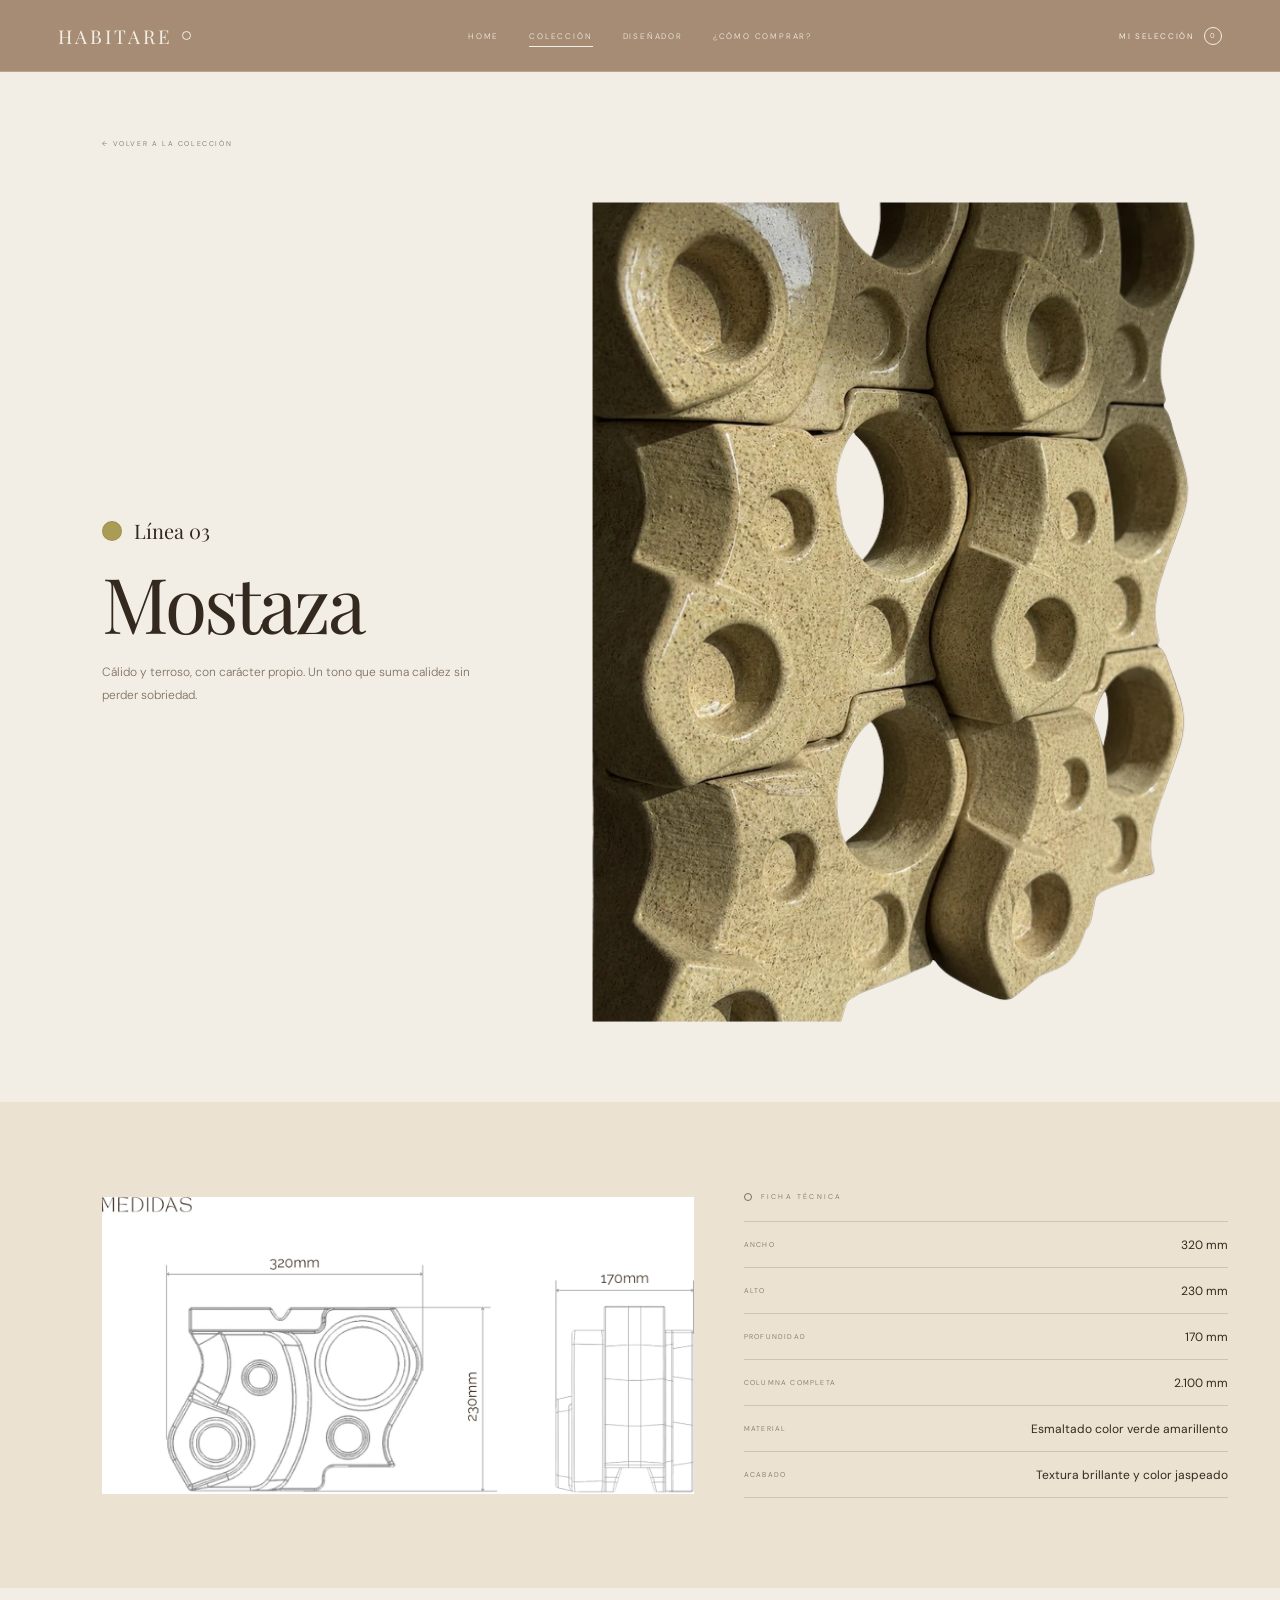
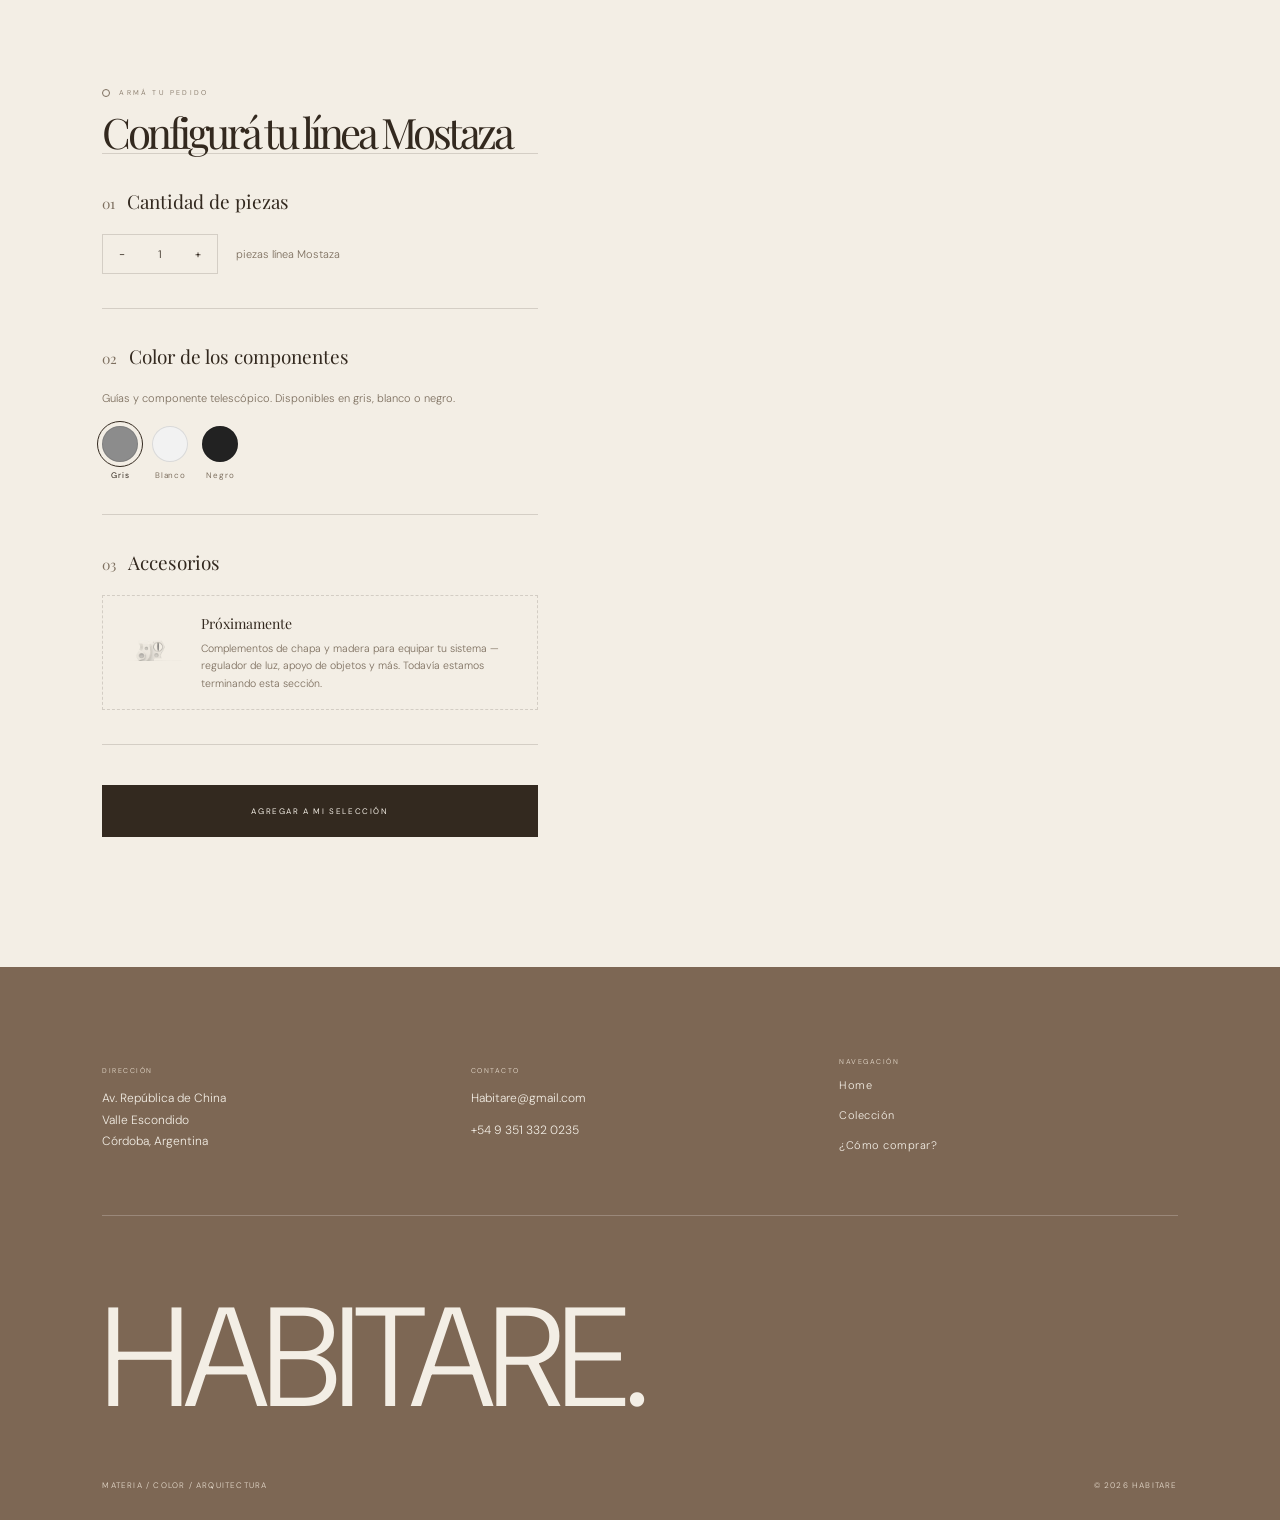
<file: docs/mostaza.html>
<!DOCTYPE html>
<html lang="es">

<head>
    <meta charset="UTF-8">
    <meta name="viewport" content="width=device-width, initial-scale=1.0">
    <meta name="description" content="Línea Mostaza de HABITARE: cálido y terroso, con carácter propio.">

    <title>Mostaza — Colección HABITARE</title>

    <link rel="preconnect" href="https://fonts.googleapis.com">
    <link rel="preconnect" href="https://fonts.gstatic.com" crossorigin>
    <link href="https://fonts.googleapis.com/css2?family=DM+Sans:wght@300;400;500&family=Playfair+Display:ital,wght@0,400;1,400&display=swap" rel="stylesheet">

    <link rel="stylesheet" href="style.css">
</head>

<body>

<header class="header">

    <a href="index.html" class="logo">
        <span class="logo-word">HABITARE</span>
        <span class="logo-ring"></span>
    </a>

    <nav>
        <a href="index.html">Home</a>
        <a href="coleccion.html" aria-current="page">Colección</a>
        <a href="disenador.html">Diseñador</a>
        <a href="como-comprar.html">¿Cómo comprar?</a>
    </nav>

    <div class="header-right">
        <button class="open-selection">
            Mi selección
            <span class="selection-number">0</span>
        </button>
        <button class="menu-toggle" aria-label="Abrir menú"><span></span></button>
    </div>

</header>

<nav class="mobile-nav">
    <a href="index.html">Home</a>
    <a href="coleccion.html">Colección</a>
    <a href="disenador.html">Diseñador</a>
    <a href="como-comprar.html">¿Cómo comprar?</a>
</nav>

<!-- SELECCIÓN -->
<div class="selection-backdrop"></div>

<aside class="selection-panel">
    <div class="selection-top">
        <div>
            <small>HABITARE</small>
            <h2>Mi selección</h2>
        </div>
        <button class="close-selection" aria-label="Cerrar">×</button>
    </div>

    <div class="selection-content"></div>

    <div class="selection-empty">
        <h3>Todavía no armaste tu selección</h3>
        <p>Elegí la cantidad y el color de componentes para sumar esta línea.</p>
    </div>

    <div class="selection-bottom">
        <div class="selection-count-line"></div>
        <p>Con tu selección armada, coordinamos cantidades, configuración y tiempos de producción a medida.</p>
        <a class="quote-btn whatsapp" target="_blank" rel="noopener">SOLICITAR POR WHATSAPP →</a>
        <a class="quote-btn email">ENVIAR POR EMAIL →</a>
    </div>
</aside>


<main>

<div style="padding:130px 8vw 0;">
    <a href="coleccion.html" class="back-link">← VOLVER A LA COLECCIÓN</a>
</div>

<!-- HERO DE LÍNEA -->
<section class="linea-hero" style="padding-top:30px;">

    <div class="linea-hero-copy">
        <div class="linea-swatch">
            <span class="linea-dot" style="--swatch:#aa9c54"></span>
            <span class="linea-name">Línea 03</span>
        </div>
        <h1>Mostaza</h1>
        <p>Cálido y terroso, con carácter propio. Un tono que suma calidez sin perder sobriedad.</p>
    </div>

    <div class="linea-hero-visual">
        <img src="assets/images/textura-mostaza.webp" alt="Textura del panel HABITARE en línea Mostaza" loading="lazy">
    </div>

</section>


<!-- FICHA TÉCNICA -->
<section class="ficha-tecnica">

    <img src="assets/images/medidas.webp" alt="Plano técnico del módulo HABITARE con medidas" loading="lazy">

    <div>
        <span class="overline">FICHA TÉCNICA</span>
        <div class="ficha-lista" style="margin-top:20px;">
            <div><span>ANCHO</span><strong>320 mm</strong></div>
            <div><span>ALTO</span><strong>230 mm</strong></div>
            <div><span>PROFUNDIDAD</span><strong>170 mm</strong></div>
            <div><span>COLUMNA COMPLETA</span><strong>2.100 mm</strong></div>
            <div><span>MATERIAL</span><strong>Esmaltado color verde amarillento</strong></div>
            <div><span>ACABADO</span><strong>Textura brillante y color jaspeado</strong></div>
        </div>
    </div>

</section>


<!-- CONFIGURADOR -->
<section class="configurador" data-linea="mostaza">

    <span class="overline">ARMÁ TU PEDIDO</span>
    <h2 style="margin-top:16px;font-size:clamp(30px,3.4vw,42px);">Configurá tu línea Mostaza</h2>

    <div class="config-step">
        <div class="config-step-label">
            <span class="config-step-number">01</span>
            <span class="config-step-title">Cantidad de piezas</span>
        </div>
        <div class="config-step-body">
            <div class="config-qty">
                <div class="linea-qty">
                    <button data-qty="minus" aria-label="Restar">−</button>
                    <span>1</span>
                    <button data-qty="plus" aria-label="Sumar">+</button>
                </div>
                <span style="font-size:11px;color:var(--muted);">piezas línea Mostaza</span>
            </div>
        </div>
    </div>

    <div class="config-step">
        <div class="config-step-label">
            <span class="config-step-number">02</span>
            <span class="config-step-title">Color de los componentes</span>
        </div>
        <div class="config-step-body">
            <p style="font-size:11px;color:var(--muted);margin-bottom:18px;line-height:1.7;">
                Guías y componente telescópico. Disponibles en gris, blanco o negro.
            </p>
            <div class="color-options">
                <button class="color-option-btn active" data-color="gris">
                    <span class="color-option-swatch" style="--swatch:#8c8c8c;"></span>
                    Gris
                </button>
                <button class="color-option-btn" data-color="blanco">
                    <span class="color-option-swatch" style="--swatch:#f2f2f2;"></span>
                    Blanco
                </button>
                <button class="color-option-btn" data-color="negro">
                    <span class="color-option-swatch" style="--swatch:#222222;"></span>
                    Negro
                </button>
            </div>
        </div>
    </div>

    <div class="config-step">
        <div class="config-step-label">
            <span class="config-step-number">03</span>
            <span class="config-step-title">Accesorios</span>
        </div>
        <div class="config-step-body">
            <div class="proximamente-box">
                <img src="assets/images/pieza-con-accesorio.webp" alt="Adelanto de accesorio HABITARE" loading="lazy">
                <p>
                    <strong>Próximamente</strong>
                    Complementos de chapa y madera para equipar tu sistema — regulador de luz, apoyo de objetos y más. Todavía estamos terminando esta sección.
                </p>
            </div>
        </div>
    </div>

    <button class="config-add">Agregar a mi selección</button>

</section>


</main>


<!-- FOOTER -->
<footer class="site-footer">

    <div class="footer-top">

        <div class="footer-col">
            <span>DIRECCIÓN</span>
            <p>Av. República de China<br>Valle Escondido<br>Córdoba, Argentina</p>
        </div>

        <div class="footer-col">
            <span>CONTACTO</span>
            <a href="mailto:Habitare@gmail.com">Habitare@gmail.com</a>
            <a href="https://wa.me/5493513320235" target="_blank" rel="noopener">+54 9 351 332 0235</a>
        </div>

        <div class="footer-col footer-nav">
            <span>NAVEGACIÓN</span>
            <a href="index.html">Home</a>
            <a href="coleccion.html">Colección</a>
            <a href="como-comprar.html">¿Cómo comprar?</a>
        </div>

    </div>

    <div class="footer-word">HABITARE.</div>

    <div class="footer-bottom">
        <span>MATERIA / COLOR / ARQUITECTURA</span>
        <span>© 2026 HABITARE</span>
    </div>

</footer>

<script src="script.js"></script>

</body>
</html>
</file>
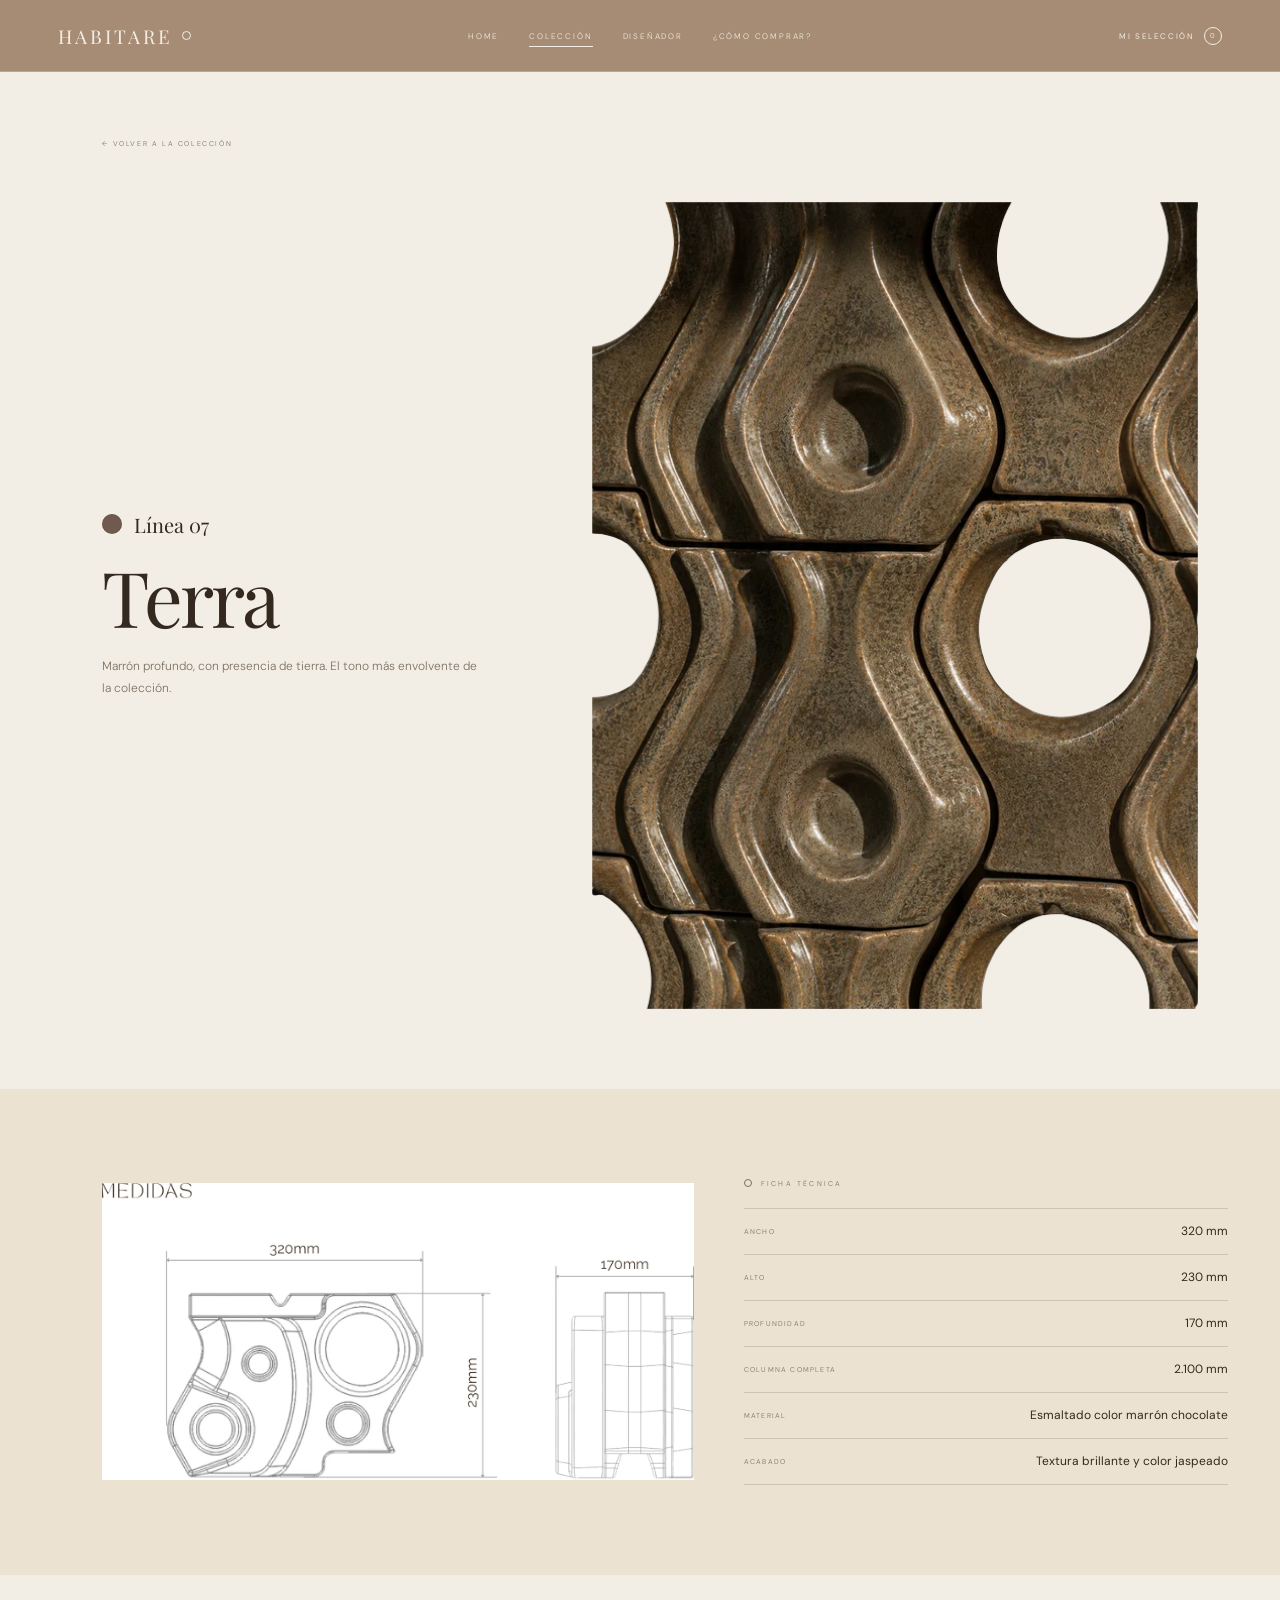
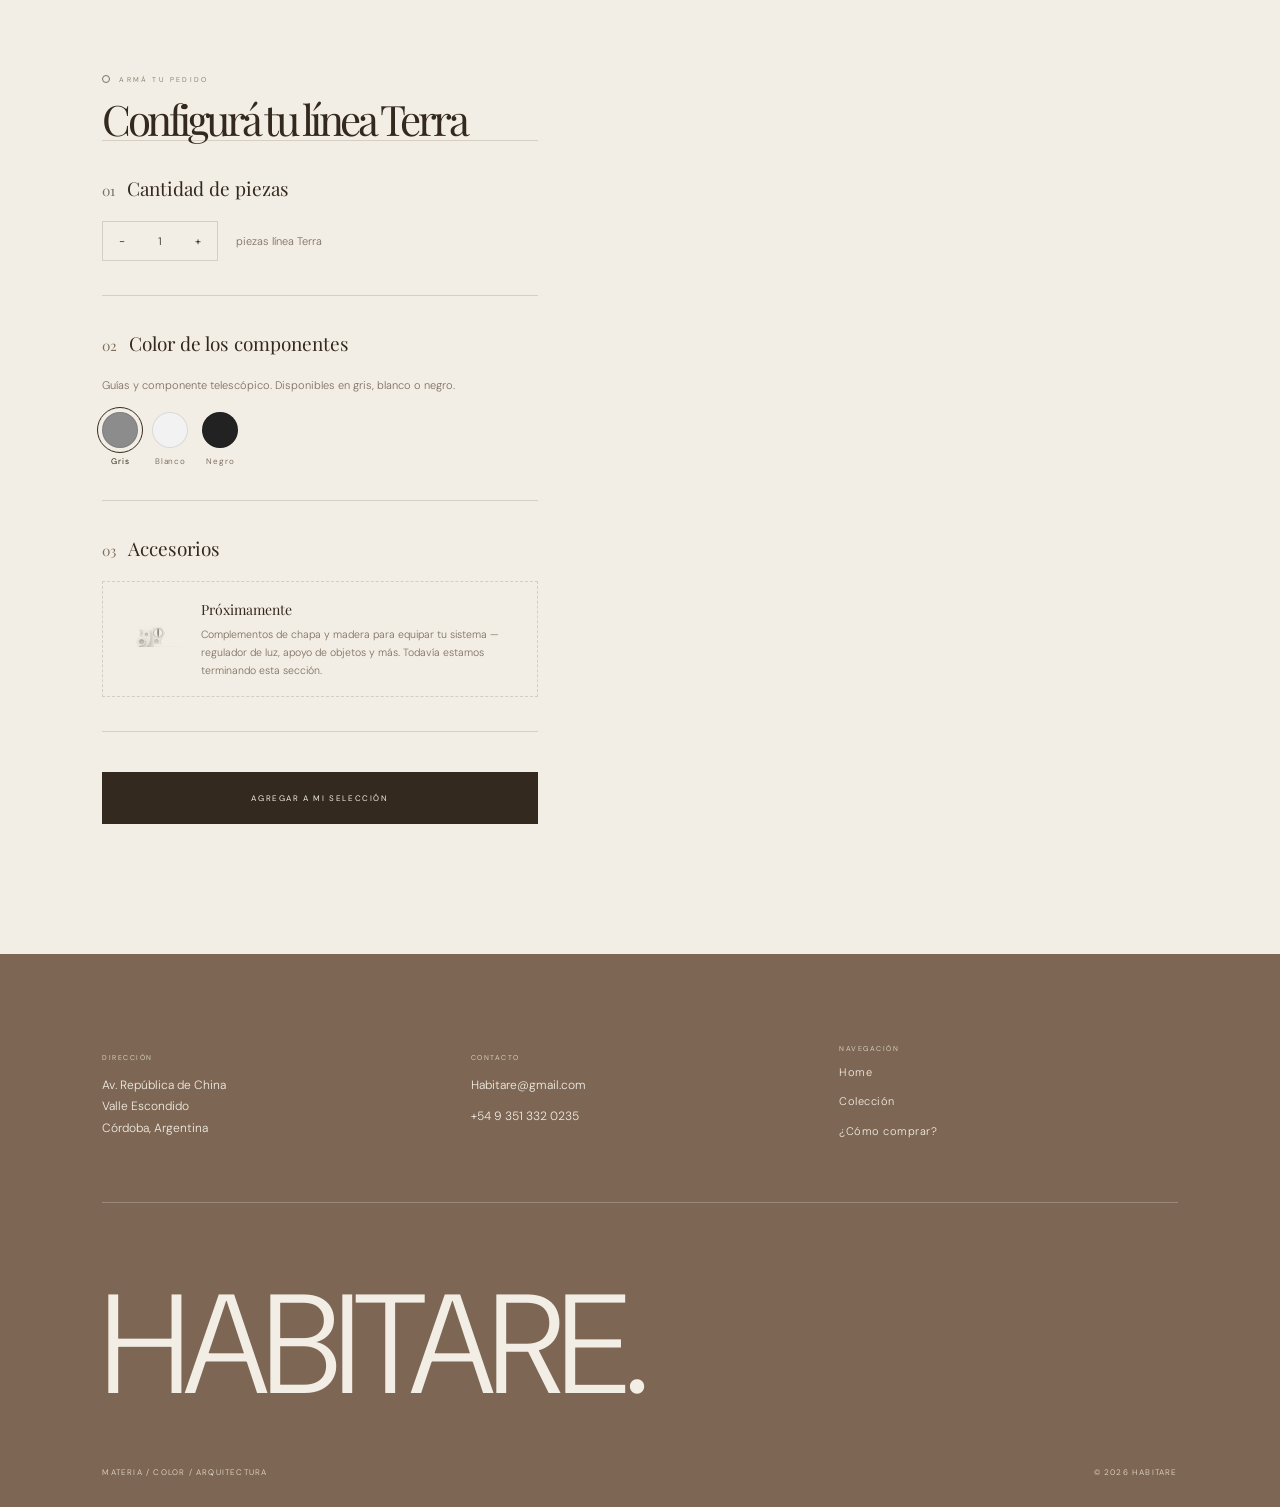
<file: docs/terra.html>
<!DOCTYPE html>
<html lang="es">

<head>
    <meta charset="UTF-8">
    <meta name="viewport" content="width=device-width, initial-scale=1.0">
    <meta name="description" content="Línea Terra de HABITARE: Marrón profundo, con presencia de tierra. El tono más envolvente de la colección">

    <title>Terra — Colección HABITARE</title>

    <link rel="preconnect" href="https://fonts.googleapis.com">
    <link rel="preconnect" href="https://fonts.gstatic.com" crossorigin>
    <link href="https://fonts.googleapis.com/css2?family=DM+Sans:wght@300;400;500&family=Playfair+Display:ital,wght@0,400;1,400&display=swap" rel="stylesheet">

    <link rel="stylesheet" href="style.css">
</head>

<body>

<header class="header">

    <a href="index.html" class="logo">
        <span class="logo-word">HABITARE</span>
        <span class="logo-ring"></span>
    </a>

    <nav>
        <a href="index.html">Home</a>
        <a href="coleccion.html" aria-current="page">Colección</a>
        <a href="disenador.html">Diseñador</a>
        <a href="como-comprar.html">¿Cómo comprar?</a>
    </nav>

    <div class="header-right">
        <button class="open-selection">
            Mi selección
            <span class="selection-number">0</span>
        </button>
        <button class="menu-toggle" aria-label="Abrir menú"><span></span></button>
    </div>

</header>

<nav class="mobile-nav">
    <a href="index.html">Home</a>
    <a href="coleccion.html">Colección</a>
    <a href="disenador.html">Diseñador</a>
    <a href="como-comprar.html">¿Cómo comprar?</a>
</nav>

<!-- SELECCIÓN -->
<div class="selection-backdrop"></div>

<aside class="selection-panel">
    <div class="selection-top">
        <div>
            <small>HABITARE</small>
            <h2>Mi selección</h2>
        </div>
        <button class="close-selection" aria-label="Cerrar">×</button>
    </div>

    <div class="selection-content"></div>

    <div class="selection-empty">
        <h3>Todavía no armaste tu selección</h3>
        <p>Elegí la cantidad y el color de componentes para sumar esta línea.</p>
    </div>

    <div class="selection-bottom">
        <div class="selection-count-line"></div>
        <p>Con tu selección armada, coordinamos cantidades, configuración y tiempos de producción a medida.</p>
        <a class="quote-btn whatsapp" target="_blank" rel="noopener">SOLICITAR POR WHATSAPP →</a>
        <a class="quote-btn email">ENVIAR POR EMAIL →</a>
    </div>
</aside>


<main>

<div style="padding:130px 8vw 0;">
    <a href="coleccion.html" class="back-link">← VOLVER A LA COLECCIÓN</a>
</div>

<!-- HERO DE LÍNEA -->
<section class="linea-hero" style="padding-top:30px;">

    <div class="linea-hero-copy">
        <div class="linea-swatch">
            <span class="linea-dot" style="--swatch:#705a4f"></span>
            <span class="linea-name">Línea 07</span>
        </div>
        <h1>Terra</h1>
        <p>Marrón profundo, con presencia de tierra. El tono más envolvente de la colección.</p>
    </div>

    <div class="linea-hero-visual">
        <img src="assets/images/textura-terra.webp" alt="Textura del panel HABITARE en línea Terra" loading="lazy">
    </div>

</section>


<!-- FICHA TÉCNICA -->
<section class="ficha-tecnica">

    <img src="assets/images/medidas.webp" alt="Plano técnico del módulo HABITARE con medidas" loading="lazy">

    <div>
        <span class="overline">FICHA TÉCNICA</span>
        <div class="ficha-lista" style="margin-top:20px;">
            <div><span>ANCHO</span><strong>320 mm</strong></div>
            <div><span>ALTO</span><strong>230 mm</strong></div>
            <div><span>PROFUNDIDAD</span><strong>170 mm</strong></div>
            <div><span>COLUMNA COMPLETA</span><strong>2.100 mm</strong></div>
            <div><span>MATERIAL</span><strong>Esmaltado color marrón chocolate</strong></div>
            <div><span>ACABADO</span><strong>Textura brillante y color jaspeado</strong></div>
        </div>
    </div>

</section>


<!-- CONFIGURADOR -->
<section class="configurador" data-linea="terra">

    <span class="overline">ARMÁ TU PEDIDO</span>
    <h2 style="margin-top:16px;font-size:clamp(30px,3.4vw,42px);">Configurá tu línea Terra</h2>

    <div class="config-step">
        <div class="config-step-label">
            <span class="config-step-number">01</span>
            <span class="config-step-title">Cantidad de piezas</span>
        </div>
        <div class="config-step-body">
            <div class="config-qty">
                <div class="linea-qty">
                    <button data-qty="minus" aria-label="Restar">−</button>
                    <span>1</span>
                    <button data-qty="plus" aria-label="Sumar">+</button>
                </div>
                <span style="font-size:11px;color:var(--muted);">piezas línea Terra</span>
            </div>
        </div>
    </div>

    <div class="config-step">
        <div class="config-step-label">
            <span class="config-step-number">02</span>
            <span class="config-step-title">Color de los componentes</span>
        </div>
        <div class="config-step-body">
            <p style="font-size:11px;color:var(--muted);margin-bottom:18px;line-height:1.7;">
                Guías y componente telescópico. Disponibles en gris, blanco o negro.
            </p>
            <div class="color-options">
                <button class="color-option-btn active" data-color="gris">
                    <span class="color-option-swatch" style="--swatch:#8c8c8c;"></span>
                    Gris
                </button>
                <button class="color-option-btn" data-color="blanco">
                    <span class="color-option-swatch" style="--swatch:#f2f2f2;"></span>
                    Blanco
                </button>
                <button class="color-option-btn" data-color="negro">
                    <span class="color-option-swatch" style="--swatch:#222222;"></span>
                    Negro
                </button>
            </div>
        </div>
    </div>

    <div class="config-step">
        <div class="config-step-label">
            <span class="config-step-number">03</span>
            <span class="config-step-title">Accesorios</span>
        </div>
        <div class="config-step-body">
            <div class="proximamente-box">
                <img src="assets/images/pieza-con-accesorio.webp" alt="Adelanto de accesorio HABITARE" loading="lazy">
                <p>
                    <strong>Próximamente</strong>
                    Complementos de chapa y madera para equipar tu sistema — regulador de luz, apoyo de objetos y más. Todavía estamos terminando esta sección.
                </p>
            </div>
        </div>
    </div>

    <button class="config-add">Agregar a mi selección</button>

</section>


</main>


<!-- FOOTER -->
<footer class="site-footer">

    <div class="footer-top">

        <div class="footer-col">
            <span>DIRECCIÓN</span>
            <p>Av. República de China<br>Valle Escondido<br>Córdoba, Argentina</p>
        </div>

        <div class="footer-col">
            <span>CONTACTO</span>
            <a href="mailto:Habitare@gmail.com">Habitare@gmail.com</a>
            <a href="https://wa.me/5493513320235" target="_blank" rel="noopener">+54 9 351 332 0235</a>
        </div>

        <div class="footer-col footer-nav">
            <span>NAVEGACIÓN</span>
            <a href="index.html">Home</a>
            <a href="coleccion.html">Colección</a>
            <a href="como-comprar.html">¿Cómo comprar?</a>
        </div>

    </div>

    <div class="footer-word">HABITARE.</div>

    <div class="footer-bottom">
        <span>MATERIA / COLOR / ARQUITECTURA</span>
        <span>© 2026 HABITARE</span>
    </div>

</footer>

<script src="script.js"></script>

</body>
</html>
</file>
<file: docs/style.css>
* {
    margin: 0;
    padding: 0;
    box-sizing: border-box;
}

:root {

    /* ===== PALETA HABITARE ===== */
    --cream: #f3eee5;
    --cream-soft: #ebe2d2;

    --taupe: #a68c74;
    --taupe-deep: #7d6754;
    --taupe-pale: #d8c9b7;

    --ink: #33291f;
    --muted: #7d6f5f;
    --muted-on-taupe: #e7dcce;

    --line: rgba(51, 41, 31, .16);
    --line-on-taupe: rgba(255, 255, 255, .22);

    /* líneas de producto — colores reales según ficha de materiales */
    --l-aqua: #b6d5d4;
    --l-ceniza: #282627;
    --l-mostaza: #aa9c54;
    --l-gres: #c9b190;
    --l-hueso: #eceeed;
    --l-terra: #705a4f;
}

html {
    scroll-behavior: smooth;
}

@media (prefers-reduced-motion: reduce) {
    html {
        scroll-behavior: auto;
    }
    * {
        animation-duration: .01ms !important;
        animation-iteration-count: 1 !important;
        transition-duration: .01ms !important;
    }
}

body {
    background: var(--cream);
    color: var(--ink);
    font-family: "DM Sans", sans-serif;
    font-weight: 300;
    overflow-x: hidden;
}

a {
    color: inherit;
    text-decoration: none;
}

button {
    font-family: inherit;
    color: inherit;
    cursor: pointer;
}

img {
    max-width: 100%;
    display: block;
}

:focus-visible {
    outline: 2px solid var(--ink);
    outline-offset: 3px;
}

.overline {
    display: flex;
    align-items: center;
    gap: 9px;
    font-size: 7px;
    letter-spacing: 2.2px;
    color: var(--muted);
}

.overline::before {
    content: "";
    width: 6px;
    height: 6px;
    border-radius: 50%;
    border: 1px solid currentColor;
    flex-shrink: 0;
}

.overline.on-taupe {
    color: var(--muted-on-taupe);
}

h1, h2, h3 {
    font-family: "Playfair Display", serif;
    font-weight: 400;
    line-height: .95;
}

h2 {
    letter-spacing: -3.5px;
}

h1 i, h2 i, h3 i {
    font-style: italic;
}

.section-index {
    font-size: 7px;
    letter-spacing: 2px;
    color: var(--muted);
}

.section-heading {
    display: flex;
    align-items: end;
    justify-content: space-between;
    gap: 20px;
}

.section-heading h2 {
    margin-top: 24px;
    font-size: clamp(52px, 6.5vw, 92px);
}

/* =====================================
   HEADER
===================================== */

.header {
    position: fixed;
    z-index: 500;
    top: 0;
    left: 0;
    width: 100%;
    height: 72px;
    padding: 0 4.5vw;
    display: grid;
    grid-template-columns: 1fr auto 1fr;
    align-items: center;
    background: var(--taupe);
    color: var(--cream);
    border-bottom: 1px solid var(--line-on-taupe);
}

.logo {
    display: flex;
    align-items: center;
    gap: 9px;
    width: fit-content;
    justify-self: start;
}

.logo-word {
    font-family: "Playfair Display", serif;
    font-size: 19px;
    letter-spacing: 3px;
}

.logo-ring {
    width: 9px;
    height: 9px;
    border-radius: 50%;
    border: 1px solid var(--cream);
}

.header nav {
    display: flex;
    gap: 30px;
    justify-self: center;
}

.header nav a {
    position: relative;
    font-size: 8px;
    letter-spacing: 1.8px;
    text-transform: uppercase;
}

.header nav a::after {
    content: "";
    position: absolute;
    bottom: -6px;
    left: 0;
    width: 0;
    height: 1px;
    background: var(--cream);
    transition: width .3s ease;
}

.header nav a:hover::after,
.header nav a[aria-current="page"]::after {
    width: 100%;
}

.header-right {
    justify-self: end;
    display: flex;
    align-items: center;
    gap: 16px;
}

.open-selection {
    border: 0;
    background: transparent;
    display: flex;
    align-items: center;
    gap: 10px;
    font-size: 8px;
    letter-spacing: 1.6px;
    text-transform: uppercase;
}

.selection-number {
    width: 18px;
    height: 18px;
    display: grid;
    place-items: center;
    border: 1px solid var(--cream);
    border-radius: 50%;
    font-size: 7px;
}

.menu-toggle {
    display: none;
    border: 0;
    background: transparent;
    width: 22px;
    height: 15px;
    position: relative;
}

.menu-toggle span,
.menu-toggle span::before,
.menu-toggle span::after {
    content: "";
    position: absolute;
    left: 0;
    width: 100%;
    height: 1px;
    background: var(--cream);
    transition: transform .3s ease, opacity .3s ease;
}

.menu-toggle span {
    top: 7px;
}

.menu-toggle span::before {
    top: -6px;
}

.menu-toggle span::after {
    top: 6px;
}

body.menu-open .menu-toggle span {
    background: transparent;
}

body.menu-open .menu-toggle span::before {
    transform: translateY(6px) rotate(45deg);
}

body.menu-open .menu-toggle span::after {
    transform: translateY(-6px) rotate(-45deg);
}

/* =====================================
   MOBILE NAV
===================================== */

.mobile-nav {
    position: fixed;
    z-index: 400;
    top: 72px;
    left: 0;
    width: 100%;
    max-height: 0;
    overflow: hidden;
    background: var(--taupe);
    transition: max-height .4s ease;
}

body.menu-open .mobile-nav {
    max-height: 340px;
}

.mobile-nav a {
    display: block;
    padding: 16px 6vw;
    border-top: 1px solid var(--line-on-taupe);
    font-size: 12px;
    letter-spacing: 1.5px;
    text-transform: uppercase;
    color: var(--cream);
}

/* =====================================
   HERO
===================================== */

.hero {
    min-height: 92vh;
    padding: 72px 4.5vw 45px;
    display: grid;
    grid-template-columns: 44% 56%;
    align-items: center;
    position: relative;
}

.hero-copy {
    max-width: 540px;
}

.hero-meta {
    width: 300px;
    display: flex;
    justify-content: space-between;
    font-size: 7px;
    letter-spacing: 2px;
    color: var(--muted);
}

.hero h1 {
    margin-top: 40px;
    font-size: clamp(56px, 7.4vw, 108px);
    letter-spacing: -4px;
}

.hero-copy > p {
    width: 340px;
    max-width: 100%;
    margin-top: 40px;
    font-size: 12px;
    line-height: 1.9;
    color: var(--muted);
}

.hero-ctas {
    display: flex;
    flex-wrap: wrap;
    gap: 30px;
    margin-top: 40px;
}

.btn-line {
    display: inline-flex;
    align-items: center;
    gap: 20px;
    padding-bottom: 9px;
    border-bottom: 1px solid var(--ink);
    font-size: 7px;
    letter-spacing: 1.8px;
    text-transform: uppercase;
}

.btn-line span {
    font-size: 13px;
}

.btn-line.quiet {
    border-bottom-color: var(--line);
    color: var(--muted);
}

/* Foto de portada: ocupa la derecha del hero y se funde con el fondo crema */
.hero {
    overflow: hidden;
    isolation: isolate;
}

.hero-copy {
    position: relative;
    z-index: 1;
}

.hero-photo {
    position: absolute;
    z-index: -1;
    top: 72px;
    right: 0;
    bottom: 0;
    width: 80%;
    -webkit-mask-image: linear-gradient(to right, transparent 0%, #000 16%);
    mask-image: linear-gradient(to right, transparent 0%, #000 16%);
}

.hero-photo img {
    width: 100%;
    height: 100%;
    object-fit: cover;
    object-position: 50% 62%;
}

.hero-bottom {
    position: absolute;
    left: 4.5vw;
    bottom: 26px;
    font-size: 7px;
    letter-spacing: 2px;
    color: var(--muted);
}

/* =====================================
   PAGE HERO (páginas internas)
===================================== */

.page-hero {
    min-height: 46vh;
    padding: 150px 4.5vw 60px;
    display: flex;
    flex-direction: column;
    justify-content: center;
}

.page-hero h1 {
    margin-top: 20px;
    font-size: clamp(48px, 7vw, 92px);
    letter-spacing: -3px;
}

.page-hero p {
    margin-top: 26px;
    max-width: 480px;
    font-size: 12px;
    line-height: 1.9;
    color: var(--muted);
}

/* =====================================
   CONCEPTO / MANIFIESTO
===================================== */

.manifesto {
    padding: 120px 9vw;
    display: grid;
    grid-template-columns: 150px 1fr;
    gap: 60px;
    background: var(--cream-soft);
}

.side-label {
    font-size: 7px;
    letter-spacing: 2px;
    color: var(--muted);
}

.manifesto-inner {
    max-width: 1040px;
}

.manifesto h2 {
    margin-top: 40px;
    font-size: clamp(46px, 6vw, 82px);
}

.manifesto-text {
    max-width: 720px;
    margin-top: 60px;
    display: grid;
    grid-template-columns: 1fr 1fr;
    gap: 60px;
}

.manifesto-text p {
    font-size: 12px;
    line-height: 2;
    color: var(--muted);
}

.pull-quote {
    max-width: 420px;
    margin-top: 60px;
    margin-left: auto;
    padding: 30px 0 0 26px;
    border-left: 1px solid var(--ink);
}

.pull-quote p {
    font-family: "Playfair Display", serif;
    font-style: italic;
    font-size: 20px;
    line-height: 1.5;
}

/* =====================================
   PRODUCTO / MODULO
===================================== */

.product {
    padding: 130px 8vw;
}

.product-grid {
    margin-top: 90px;
    display: grid;
    grid-template-columns: 38% 62%;
    align-items: center;
    gap: 40px;
}

.product-details {
    max-width: 400px;
}

.product-code {
    font-size: 7px;
    letter-spacing: 2px;
    color: var(--muted);
}

.product-details h3 {
    margin-top: 24px;
    font-size: 42px;
    letter-spacing: -1px;
}

.product-details > p {
    margin-top: 26px;
    font-size: 12px;
    line-height: 2;
    color: var(--muted);
}

.product-details > p + p {
    margin-top: 14px;
}

.specifications {
    margin-top: 40px;
    border-top: 1px solid var(--line);
}

.specifications div {
    min-height: 42px;
    display: flex;
    align-items: center;
    justify-content: space-between;
    gap: 20px;
    border-bottom: 1px solid var(--line);
}

.specifications span,
.specifications strong {
    font-size: 7px;
    letter-spacing: 1px;
    font-weight: 400;
}

.specifications span {
    color: var(--muted);
    flex-shrink: 0;
}

.specifications strong {
    text-align: right;
}

.product-display {
    display: flex;
    align-items: center;
    justify-content: center;
    position: relative;
    padding: 20px;
}

.product-display img {
    width: min(640px, 100%);
    filter: drop-shadow(0 35px 60px rgba(35, 28, 20, .16));
}

.dual-box {
    margin-top: 60px;
    padding: 52px 8vw 56px;
    background: linear-gradient(180deg, rgba(239, 233, 224, 0.7), rgba(239, 233, 224, 1));
    border-top: 1px solid var(--line);
    border-bottom: 1px solid var(--line);
    display: grid;
    grid-template-columns: minmax(220px, 310px) 1fr;
    gap: 32px 40px;
    align-items: start;
}

.dual-box-heading {
    display: flex;
    flex-direction: column;
    gap: 12px;
}

.dual-box .overline {
    margin-top: 0;
    font-size: clamp(2.8rem, 4.9vw, 5.6rem);
    line-height: 0.82;
    letter-spacing: -0.08em;
}

.dual-box-heading h3 {
    margin: 0;
    font-family: "Playfair Display", serif;
    font-weight: 400;
    font-size: clamp(1.4rem, 2vw, 2.1rem);
    line-height: 1.1;
    letter-spacing: -0.04em;
    color: var(--ink);
}

.dual-box-text {
    display: grid;
    grid-template-columns: 1fr 1fr;
    gap: 40px;
    align-items: start;
}

.dual-box-text p {
    font-size: 13px;
    line-height: 1.9;
    color: var(--muted);
}

.dual-box-visual {
    grid-column: 2;
    display: flex;
    justify-content: flex-start;
    margin-top: 8px;
}

.dual-box-visual img {
    width: min(560px, 100%);
    height: auto;
    filter: drop-shadow(0 22px 30px rgba(35, 28, 20, .14));
}

/* =====================================
   STATEMENT BAND
===================================== */

.statement {
    padding: 140px 8vw;
    background: var(--taupe-deep);
    color: var(--cream);
    display: grid;
    grid-template-columns: 1fr 1fr;
    gap: 40px;
}

.statement h2 {
    font-size: clamp(38px, 4.6vw, 60px);
    line-height: 1.05;
    letter-spacing: -1px;
    text-transform: uppercase;
}

.statement-list {
    align-self: center;
    display: flex;
    flex-direction: column;
    gap: 34px;
}

.statement-item {
    padding-bottom: 28px;
    border-bottom: 1px solid var(--line-on-taupe);
}

.statement-item:last-child {
    border-bottom: 0;
    padding-bottom: 0;
}

.statement-item h4 {
    font-family: "Playfair Display", serif;
    font-weight: 400;
    font-style: italic;
    font-size: 19px;
}

.statement-item p {
    margin-top: 8px;
    font-size: 11.5px;
    line-height: 1.7;
    color: var(--muted-on-taupe);
}

/* =====================================
   PROCESO (Cómo funciona / Cómo comprar)
===================================== */

.proceso {
    padding: 130px 8vw;
}

.proceso-intro {
    max-width: 620px;
    margin-top: 30px;
    font-size: 12px;
    line-height: 1.9;
    color: var(--muted);
}

.steps {
    margin-top: 80px;
    display: grid;
    grid-template-columns: repeat(3, 1fr);
    gap: 50px;
}

.step {
    position: relative;
    padding-top: 30px;
    border-top: 1px solid var(--line);
}

.step-number {
    font-family: "Playfair Display", serif;
    font-size: 15px;
    color: var(--muted);
}

.step h3 {
    margin-top: 18px;
    font-size: 24px;
    letter-spacing: -.5px;
}

.step p {
    margin-top: 14px;
    font-size: 11.5px;
    line-height: 1.85;
    color: var(--muted);
}

/* =====================================
   USOS
===================================== */

.usos {
    padding: 130px 8vw;
    background: var(--cream-soft);
}

.usos-gallery {
    margin-top: 80px;
    display: grid;
    grid-template-columns: repeat(4, minmax(0, 1fr));
    gap: 18px;
}

.uso-photo {
    position: relative;
    overflow: hidden;
    min-height: 340px;
    border: 1px solid var(--line);
    background: #ddd;
}

.uso-photo-large {
    grid-column: span 2;
    min-height: 420px;
}

.uso-photo-wide {
    grid-column: span 2;
    min-height: 420px;
}

.uso-photo img {
    display: block;
    width: 100%;
    height: 100%;
    object-fit: cover;
    filter: saturate(0.82) contrast(1.05);
    transition: transform 240ms ease;
}

.uso-photo:hover img {
    transform: scale(1.02);
}

/* =====================================
   NEWSLETTER
===================================== */

.newsletter {
    padding: 90px 8vw;
    background: var(--taupe);
    color: var(--cream);
    display: flex;
    flex-direction: column;
    align-items: center;
    text-align: center;
}

.newsletter p {
    margin-top: 18px;
    max-width: 420px;
    font-size: 11.5px;
    line-height: 1.8;
    color: var(--muted-on-taupe);
}

.newsletter-form {
    margin-top: 34px;
    display: flex;
    width: min(420px, 100%);
    border-bottom: 1px solid var(--cream);
}

.newsletter-form input {
    flex: 1;
    background: transparent;
    border: 0;
    padding: 12px 4px;
    color: var(--cream);
    font-size: 11px;
    font-family: inherit;
}

.newsletter-form input::placeholder {
    color: var(--muted-on-taupe);
}

.newsletter-form button {
    border: 0;
    background: transparent;
    padding: 0 6px;
    font-size: 7px;
    letter-spacing: 1.8px;
    color: var(--cream);
    white-space: nowrap;
}

.newsletter-note {
    margin-top: 14px;
    font-size: 9.5px;
    letter-spacing: .3px;
    color: var(--muted-on-taupe);
    min-height: 12px;
}

/* =====================================
   CONTACTO (Diseñador / Cómo comprar)
===================================== */

.contact-block {
    padding: 100px 8vw 130px;
    display: grid;
    grid-template-columns: 1fr 1fr;
    gap: 40px;
}

.contact-block h2 {
    font-size: clamp(36px, 4.4vw, 54px);
}

.contact-methods {
    display: flex;
    flex-direction: column;
    gap: 20px;
    align-self: end;
}

.contact-method {
    display: flex;
    justify-content: space-between;
    align-items: baseline;
    padding-bottom: 16px;
    border-bottom: 1px solid var(--line);
    font-size: 12px;
}

.contact-method span:first-child {
    font-size: 7px;
    letter-spacing: 1.5px;
    color: var(--muted);
}

.contact-method a {
    border-bottom: 1px solid transparent;
    transition: border-color .3s;
}

.contact-method a:hover {
    border-bottom-color: var(--ink);
}

/* =====================================
   PLACEHOLDER (Diseñador)
===================================== */

.placeholder-note {
    margin: 0 8vw 60px;
    padding: 18px 22px;
    border: 1px dashed var(--line);
    font-size: 10.5px;
    line-height: 1.8;
    color: var(--muted);
    max-width: 700px;
}

.bio-grid {
    padding: 0 8vw 130px;
    display: grid;
    grid-template-columns: 220px 1fr;
    gap: 60px;
}

.bio-grid h3 {
    font-size: 30px;
}

.bio-grid p {
    margin-top: 20px;
    font-size: 12px;
    line-height: 2;
    color: var(--muted);
    max-width: 620px;
}

.bio-facts {
    display: flex;
    flex-direction: column;
    gap: 24px;
}

.bio-facts div {
    border-top: 1px solid var(--line);
    padding-top: 10px;
}

.bio-facts span {
    display: block;
    font-size: 7px;
    letter-spacing: 1.5px;
    color: var(--muted);
}

.bio-facts strong {
    font-family: "Playfair Display", serif;
    font-weight: 400;
    font-size: 14px;
}

/* =====================================
   COLECCIÓN — LÍNEAS
===================================== */

.lineas {
    padding: 130px 8vw;
}

.lineas-grid {
    margin-top: 80px;
    display: grid;
    grid-template-columns: repeat(3, 1fr);
    border-top: 1px solid var(--line);
    border-left: 1px solid var(--line);
}

.linea-card {
    background: var(--cream);
    padding: 30px;
    display: flex;
    flex-direction: column;
    border-right: 1px solid var(--line);
    border-bottom: 1px solid var(--line);
    transition: transform .3s ease;
}

.linea-card:hover {
    transform: translateY(-3px);
}

.linea-top {
    display: flex;
    align-items: center;
    justify-content: space-between;
}

.linea-swatch {
    display: flex;
    align-items: center;
    gap: 10px;
}

.linea-dot {
    width: 15px;
    height: 15px;
    border-radius: 50%;
    background: var(--swatch);
    box-shadow: inset 0 0 0 1px rgba(0, 0, 0, .08);
}

.linea-name {
    font-family: "Playfair Display", serif;
    font-size: 15px;
}

.linea-index {
    font-size: 7px;
    letter-spacing: 1.5px;
    color: var(--muted);
}

.linea-figure {
    margin-top: 22px;
    height: 150px;
    display: flex;
    align-items: center;
    justify-content: center;
    position: relative;
}

.linea-figure img {
    max-height: 130px;
    width: auto;
    transition: transform .4s ease;
}

.linea-card:hover .linea-figure img {
    transform: translateY(-4px);
}

.linea-tagline {
    margin-top: 18px;
    font-size: 11px;
    line-height: 1.7;
    color: var(--muted);
    flex: 1;
}

.linea-cta {
    margin-top: 22px;
    display: inline-flex;
    align-items: center;
    gap: 14px;
    font-size: 7px;
    letter-spacing: 1.6px;
    text-transform: uppercase;
    color: var(--ink);
    padding-bottom: 6px;
    border-bottom: 1px solid var(--line);
    width: fit-content;
    transition: border-color .3s;
}

.linea-card:hover .linea-cta {
    border-color: var(--ink);
}

.linea-qty {
    display: flex;
    border: 1px solid var(--line);
}

.linea-qty button,
.linea-qty span {
    width: 26px;
    height: 26px;
    display: grid;
    place-items: center;
    background: transparent;
    border: 0;
    font-size: 9px;
}

/* definición items */

.definiciones {
    margin-top: 90px;
    display: grid;
    grid-template-columns: repeat(3, 1fr);
    gap: 40px;
    padding-top: 34px;
    border-top: 1px solid var(--line);
}

.definicion h4 {
    font-family: "Playfair Display", serif;
    font-weight: 400;
    font-size: 17px;
}

.definicion p {
    margin-top: 12px;
    font-size: 11px;
    line-height: 1.8;
    color: var(--muted);
}

/* =====================================
   FOOTER
===================================== */

.site-footer {
    background: var(--taupe-deep);
    color: var(--cream);
    padding: 90px 8vw 30px;
}

.footer-top {
    display: grid;
    grid-template-columns: repeat(3, 1fr);
    gap: 30px;
    padding-bottom: 60px;
    border-bottom: 1px solid var(--line-on-taupe);
}

.footer-col span {
    font-size: 7px;
    letter-spacing: 1.5px;
    color: var(--muted-on-taupe);
}

.footer-col p,
.footer-col a {
    display: block;
    margin-top: 10px;
    font-size: 12px;
    line-height: 1.8;
}

.footer-nav {
    display: flex;
    flex-direction: column;
}

.footer-nav a {
    margin-top: 10px;
    font-size: 11px;
    letter-spacing: .5px;
}

.footer-word {
    margin-top: 50px;
    font-size: clamp(60px, 11vw, 150px);
    letter-spacing: -4px;
}

.footer-bottom {
    margin-top: 30px;
    display: flex;
    align-items: center;
    justify-content: space-between;
    font-size: 8px;
    letter-spacing: 1.2px;
    color: var(--muted-on-taupe);
}

/* =====================================
   SELECCIÓN (panel lateral)
===================================== */

.selection-backdrop {
    position: fixed;
    z-index: 900;
    inset: 0;
    background: rgba(30, 25, 20, .32);
    opacity: 0;
    pointer-events: none;
    transition: opacity .4s;
}

.selection-panel {
    position: fixed;
    z-index: 1000;
    top: 0;
    right: 0;
    width: min(440px, 100%);
    height: 100vh;
    padding: 36px;
    display: flex;
    flex-direction: column;
    background: var(--cream);
    transform: translateX(100%);
    transition: transform .45s cubic-bezier(.77, 0, .18, 1);
}

body.selection-open .selection-panel {
    transform: translateX(0);
}

body.selection-open .selection-backdrop {
    opacity: 1;
    pointer-events: auto;
}

.selection-top {
    display: flex;
    justify-content: space-between;
    padding-bottom: 22px;
    border-bottom: 1px solid var(--line);
}

.selection-top small {
    font-size: 6px;
    letter-spacing: 2px;
    color: var(--muted);
}

.selection-top h2 {
    margin-top: 8px;
    font-size: 34px;
}

.close-selection {
    border: 0;
    background: transparent;
    font-size: 24px;
    font-weight: 300;
    align-self: start;
}

.selection-content {
    flex: 1;
    overflow-y: auto;
}

.selection-empty {
    flex: 1;
    display: flex;
    flex-direction: column;
    align-items: center;
    justify-content: center;
    text-align: center;
    padding: 0 20px;
}

.selection-empty h3 {
    font-size: 22px;
}

.selection-empty p {
    margin-top: 8px;
    font-size: 10.5px;
    color: var(--muted);
    line-height: 1.7;
}

.selection-item {
    padding: 18px 0;
    display: grid;
    grid-template-columns: 56px 1fr auto;
    gap: 14px;
    align-items: center;
    border-bottom: 1px solid var(--line);
}

.selection-item-dot {
    width: 56px;
    height: 40px;
    border-radius: 4px;
    background: var(--swatch);
}

.selection-item h4 {
    font-family: "Playfair Display", serif;
    font-size: 14px;
    font-weight: 400;
}

.selection-item-controls {
    margin-top: 8px;
    display: flex;
    align-items: center;
    gap: 5px;
}

.selection-item-controls button {
    width: 19px;
    height: 19px;
    border: 1px solid var(--line);
    background: transparent;
    font-size: 9px;
}

.selection-remove {
    border: 0;
    background: transparent;
    font-size: 16px;
    color: var(--muted);
}

.selection-bottom {
    padding-top: 20px;
    border-top: 1px solid var(--line);
}

.selection-bottom p {
    font-size: 10px;
    line-height: 1.7;
    color: var(--muted);
}

.selection-count-line {
    display: flex;
    justify-content: space-between;
    margin-bottom: 16px;
    font-size: 7px;
    letter-spacing: 1.5px;
    color: var(--muted);
}

.quote-btn {
    width: 100%;
    height: 48px;
    border: 0;
    background: var(--ink);
    color: var(--cream);
    font-size: 7px;
    letter-spacing: 1.5px;
    text-transform: uppercase;
    margin-top: 10px;
    transition: opacity .3s;
}

.quote-btn:hover {
    opacity: .8;
}

.quote-btn.whatsapp {
    background: #3f5c4d;
}

/* =====================================
   HERO WORDMARK (logo grande en hero)
===================================== */

.hero-word {
    margin-top: 40px;
    font-size: clamp(70px, 10vw, 150px);
    letter-spacing: -5px;
}

.hero-tagline {
    margin-top: 14px;
    font-family: "Playfair Display", serif;
    font-style: italic;
    font-size: clamp(16px, 1.8vw, 22px);
    color: var(--muted);
}

/* =====================================
   QUÉ ES HABITARE (intro)
===================================== */

.intro {
    padding: 130px 8vw;
    background: var(--cream-soft);
}

.intro h2 {
    margin-top: 20px;
    font-size: clamp(46px, 6vw, 82px);
}

.intro-lead {
    max-width: 700px;
    margin-top: 30px;
}

.intro-lead p:first-child {
    font-family: "Playfair Display", serif;
    font-style: italic;
    font-size: clamp(18px, 2vw, 24px);
    line-height: 1.5;
}

.intro-lead p + p {
    margin-top: 22px;
    font-size: 12px;
    line-height: 1.9;
    color: var(--muted);
}

.resuelve {
    margin-top: 90px;
    padding-top: 40px;
    border-top: 1px solid var(--line);
    display: grid;
    grid-template-columns: 260px 1fr;
    gap: 50px;
}

.resuelve-copy p {
    font-size: 12px;
    line-height: 1.9;
    color: var(--muted);
}

.resuelve-copy p + p {
    margin-top: 14px;
}

.resuelve-grid {
    display: grid;
    grid-template-columns: repeat(2, 1fr);
    gap: 1px;
    background: var(--line);
    border: 1px solid var(--line);
}

.resuelve-item {
    background: var(--cream-soft);
    padding: 28px;
}

.resuelve-item .ring {
    width: 15px;
    height: 15px;
    border-radius: 50%;
    border: 1px solid var(--ink);
    display: block;
}

.resuelve-item h4 {
    margin-top: 20px;
    font-family: "Playfair Display", serif;
    font-weight: 400;
    font-size: 18px;
}

.resuelve-item p {
    margin-top: 10px;
    font-size: 11px;
    line-height: 1.75;
    color: var(--muted);
}

/* =====================================
   BACK LINK (páginas de línea)
===================================== */

.back-link {
    display: inline-flex;
    align-items: center;
    gap: 8px;
    font-size: 7px;
    letter-spacing: 1.6px;
    text-transform: uppercase;
    color: var(--muted);
    padding-bottom: 3px;
    border-bottom: 1px solid transparent;
    transition: border-color .3s;
}

.back-link:hover {
    border-bottom-color: var(--muted);
}

/* =====================================
   LÍNEA — página de detalle
===================================== */

.linea-hero {
    padding: 150px 8vw 60px;
    display: grid;
    grid-template-columns: 40% 60%;
    gap: 40px;
    align-items: center;
}

.linea-hero-copy .linea-swatch {
    display: flex;
    align-items: center;
    gap: 12px;
}

.linea-hero-copy .linea-dot {
    width: 20px;
    height: 20px;
}

.linea-hero-copy .linea-name {
    font-size: 20px;
}

.linea-hero-copy h1 {
    margin-top: 22px;
    font-size: clamp(48px, 6vw, 84px);
    letter-spacing: -3px;
}

.linea-hero-copy p {
    margin-top: 22px;
    max-width: 380px;
    font-size: 12px;
    line-height: 1.9;
    color: var(--muted);
}

.linea-hero-visual img {
    width: 100%;
    border-radius: 3px;
}

.ficha-tecnica {
    padding: 90px 8vw;
    background: var(--cream-soft);
    display: grid;
    grid-template-columns: 55% 45%;
    gap: 50px;
    align-items: center;
}

.ficha-tecnica img {
    width: 100%;
}

.ficha-lista {
    border-top: 1px solid var(--line);
}

.ficha-lista div {
    min-height: 46px;
    display: flex;
    align-items: center;
    justify-content: space-between;
    gap: 20px;
    border-bottom: 1px solid var(--line);
}

.ficha-lista span {
    font-size: 7px;
    letter-spacing: 1.2px;
    color: var(--muted);
}

.ficha-lista strong {
    font-size: 12px;
    font-weight: 400;
    text-align: right;
}

/* =====================================
   CONFIGURADOR
===================================== */

.configurador {
    padding: 100px 8vw 130px;
    max-width: 640px;
}

.config-step {
    padding: 34px 0;
    border-top: 1px solid var(--line);
}

.config-step:last-of-type {
    border-bottom: 1px solid var(--line);
}

.config-step-label {
    display: flex;
    align-items: baseline;
    gap: 12px;
}

.config-step-number {
    font-family: "Playfair Display", serif;
    font-size: 14px;
    color: var(--muted);
}

.config-step-title {
    font-family: "Playfair Display", serif;
    font-size: 19px;
}

.config-step-body {
    margin-top: 20px;
}

.config-qty {
    display: flex;
    align-items: center;
    gap: 18px;
}

.config-qty .linea-qty {
    display: flex;
    border: 1px solid var(--line);
}

.config-qty .linea-qty button,
.config-qty .linea-qty span {
    width: 38px;
    height: 38px;
    display: grid;
    place-items: center;
    background: transparent;
    border: 0;
    font-size: 11px;
}

.color-options {
    display: flex;
    gap: 14px;
}

.color-option-btn {
    display: flex;
    flex-direction: column;
    align-items: center;
    gap: 8px;
    border: 0;
    background: transparent;
    font-size: 8px;
    letter-spacing: .8px;
    color: var(--muted);
}

.color-option-swatch {
    width: 36px;
    height: 36px;
    border-radius: 50%;
    background: var(--swatch);
    box-shadow: inset 0 0 0 1px rgba(0, 0, 0, .1);
    position: relative;
}

.color-option-swatch::after {
    content: "";
    position: absolute;
    inset: -5px;
    border: 1px solid transparent;
    border-radius: 50%;
    transition: border-color .25s;
}

.color-option-btn.active .color-option-swatch::after {
    border-color: var(--ink);
}

.color-option-btn.active {
    color: var(--ink);
}

.proximamente-box {
    display: flex;
    gap: 18px;
    align-items: center;
    padding: 16px;
    border: 1px dashed var(--line);
}

.proximamente-box img {
    width: 64px;
    flex-shrink: 0;
    opacity: .6;
}

.proximamente-box p {
    font-size: 10.5px;
    line-height: 1.7;
    color: var(--muted);
}

.proximamente-box strong {
    display: block;
    font-family: "Playfair Display", serif;
    font-weight: 400;
    font-size: 14px;
    color: var(--ink);
    margin-bottom: 4px;
}

.config-add {
    width: 100%;
    height: 52px;
    border: 0;
    background: var(--ink);
    color: var(--cream);
    font-size: 8px;
    letter-spacing: 1.6px;
    text-transform: uppercase;
    margin-top: 40px;
    transition: opacity .3s;
}

.config-add:hover {
    opacity: .8;
}

.config-add.added {
    background: var(--taupe-deep);
}

/* =====================================
   PROTOTIPO REAL (galería de fotos)
===================================== */

.prototipo-real {
    padding: 100px 8vw 130px;
}

.prototipo-grid {
    margin-top: 60px;
    display: grid;
    grid-template-columns: repeat(4, 1fr);
    gap: 14px;
}

.prototipo-grid img {
    width: 100%;
    aspect-ratio: 1;
    object-fit: cover;
    border-radius: 2px;
}

/* =====================================
   RESPONSIVE
===================================== */

/* Portada: en pantallas angostas o casi cuadradas el texto ya no entra
   sobre la foto, así que la foto pasa debajo del texto, a todo el ancho */
@media (max-width: 1240px), (max-aspect-ratio: 3 / 2) {

    .hero {
        grid-template-columns: 1fr;
        padding-top: 120px;
        padding-bottom: 0;
        min-height: auto;
    }

    .hero-bottom {
        display: none;
    }

    .hero-photo {
        position: relative;
        z-index: auto;
        top: auto;
        right: auto;
        bottom: auto;
        width: auto;
        aspect-ratio: 16 / 10;
        margin: 56px -4.5vw 0;
        -webkit-mask-image: none;
        mask-image: none;
    }
}

@media (max-width: 1000px) {

    .steps {
        grid-template-columns: 1fr;
        gap: 60px;
    }

    .usos-grid {
        grid-template-columns: repeat(2, 1fr);
    }

    .lineas-grid {
        grid-template-columns: repeat(2, 1fr);
    }

    .footer-top {
        grid-template-columns: 1fr 1fr;
    }
}

@media (max-width: 900px) {

    .header {
        grid-template-columns: 1fr auto;
    }

    .header nav {
        display: none;
    }

    .menu-toggle {
        display: block;
    }

    .hero {
        grid-template-columns: 1fr;
        padding-top: 120px;
        min-height: auto;
    }

    .manifesto,
    .dual-box {
        grid-template-columns: 1fr;
    }

    .dual-box-visual {
        grid-column: 1;
    }

    .product-grid {
        grid-template-columns: 1fr;
    }

    .product-display {
        margin-top: 40px;
    }

    .statement {
        grid-template-columns: 1fr;
        gap: 50px;
    }

    .contact-block,
    .bio-grid {
        grid-template-columns: 1fr;
    }

    .contact-methods {
        align-self: start;
        margin-top: 30px;
    }

    .resuelve {
        grid-template-columns: 1fr;
    }

    .resuelve-grid {
        grid-template-columns: 1fr;
    }

    .linea-hero {
        grid-template-columns: 1fr;
        padding-top: 120px;
    }

    .linea-hero-visual {
        margin-top: 20px;
    }

    .ficha-tecnica {
        grid-template-columns: 1fr;
    }

    .prototipo-grid {
        grid-template-columns: repeat(2, 1fr);
    }
}

@media (max-width: 600px) {

    .header {
        height: 62px;
        padding: 0 6vw;
    }

    .mobile-nav {
        top: 62px;
    }

    .hero,
    .page-hero,
    .manifesto,
    .product,
    .proceso,
    .usos,
    .lineas,
    .newsletter,
    .contact-block,
    .bio-grid,
    .site-footer,
    .statement,
    .dual-box {
        padding-left: 6vw;
        padding-right: 6vw;
    }

    .hero {
        padding-top: 100px;
    }

    .hero-photo {
        aspect-ratio: 4 / 3;
        margin-left: -6vw;
        margin-right: -6vw;
    }

    .hero h1 {
        letter-spacing: -2.5px;
    }

    .manifesto,
    .product,
    .proceso,
    .usos,
    .lineas {
        padding-top: 90px;
        padding-bottom: 90px;
    }

    .manifesto-text,
    .dual-box-text,
    .definiciones {
        grid-template-columns: 1fr;
        gap: 26px;
    }

    .usos-grid,
    .lineas-grid {
        grid-template-columns: 1fr;
    }

    .statement {
        padding-top: 100px;
        padding-bottom: 100px;
    }

    .footer-top {
        grid-template-columns: 1fr;
        gap: 40px;
    }

    .footer-bottom {
        flex-direction: column;
        align-items: flex-start;
        gap: 10px;
    }

    .selection-panel {
        padding: 26px 22px;
    }

    .pull-quote {
        margin-left: 0;
    }

    .intro,
    .linea-hero,
    .ficha-tecnica,
    .configurador,
    .prototipo-real {
        padding-left: 6vw;
        padding-right: 6vw;
    }

    .intro {
        padding-top: 90px;
        padding-bottom: 90px;
    }

    .color-options {
        flex-wrap: wrap;
    }

    .prototipo-grid {
        grid-template-columns: repeat(2, 1fr);
    }
}
</file>
